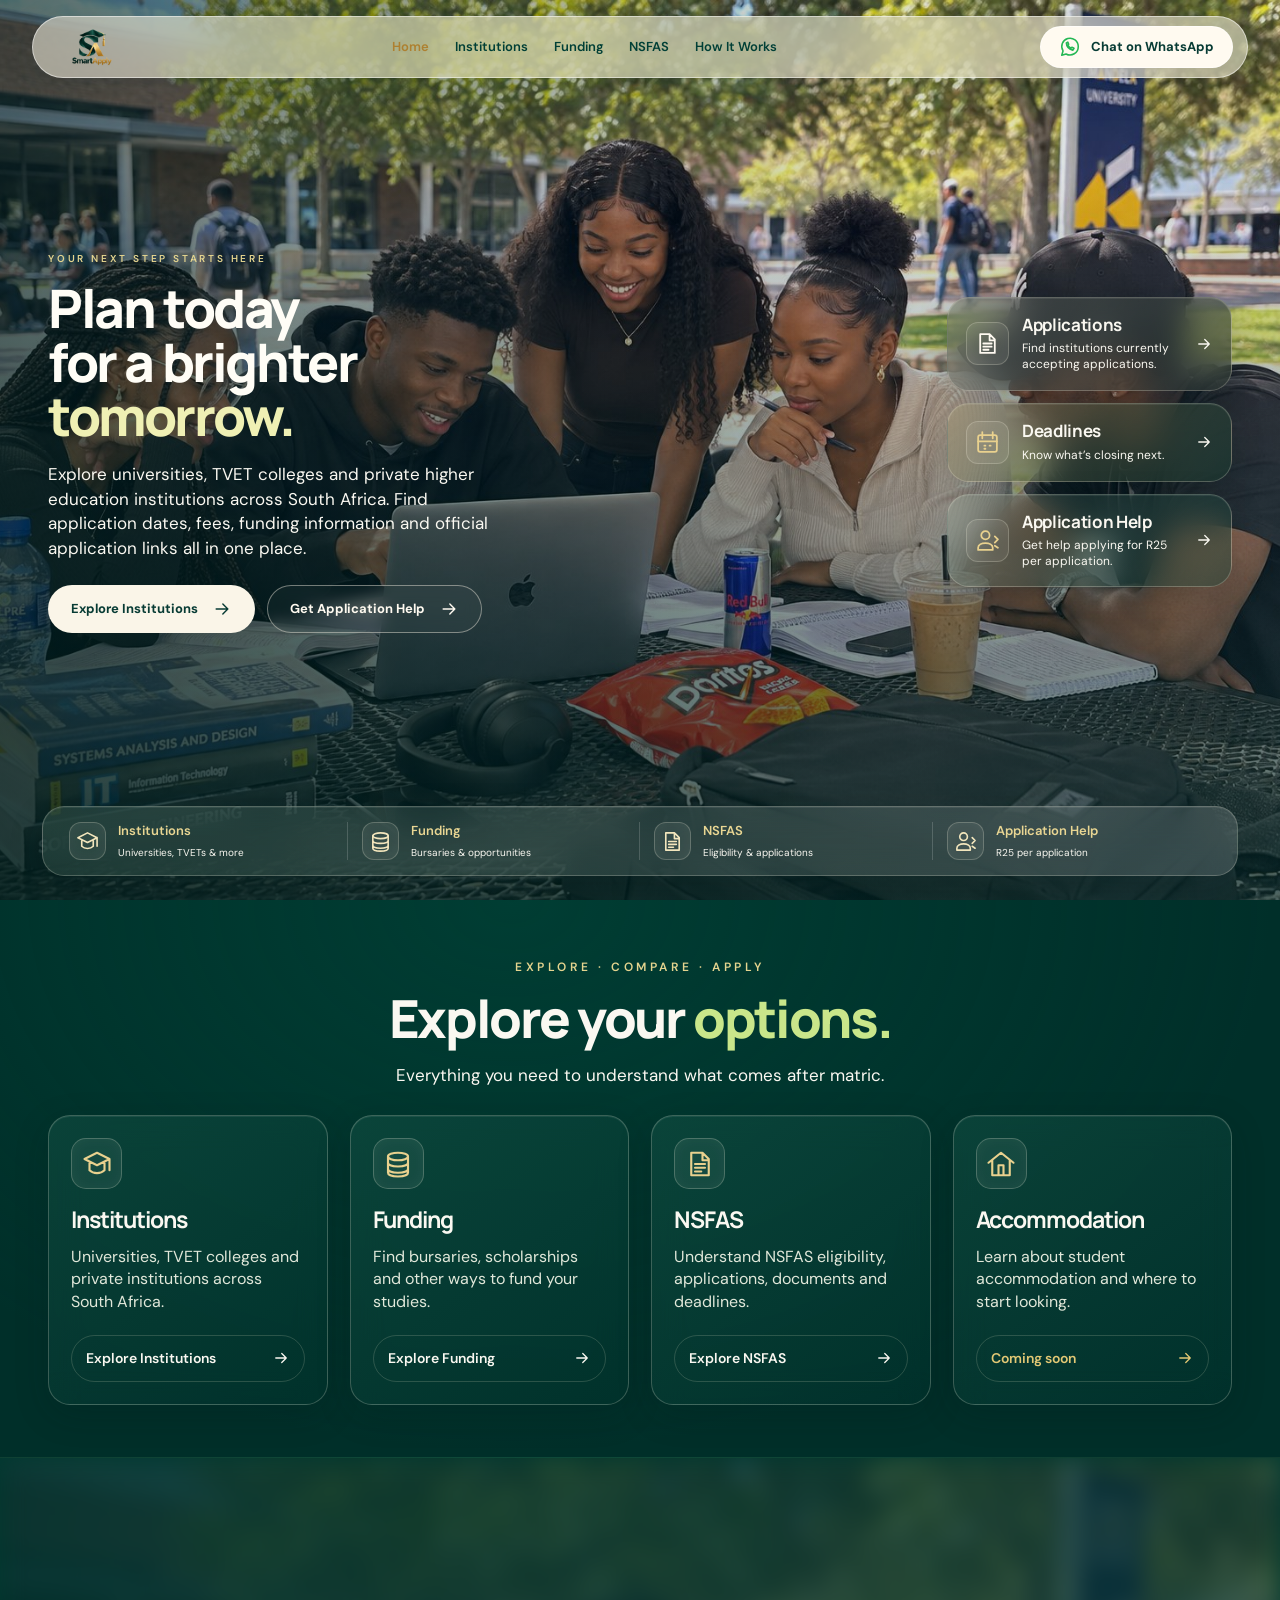
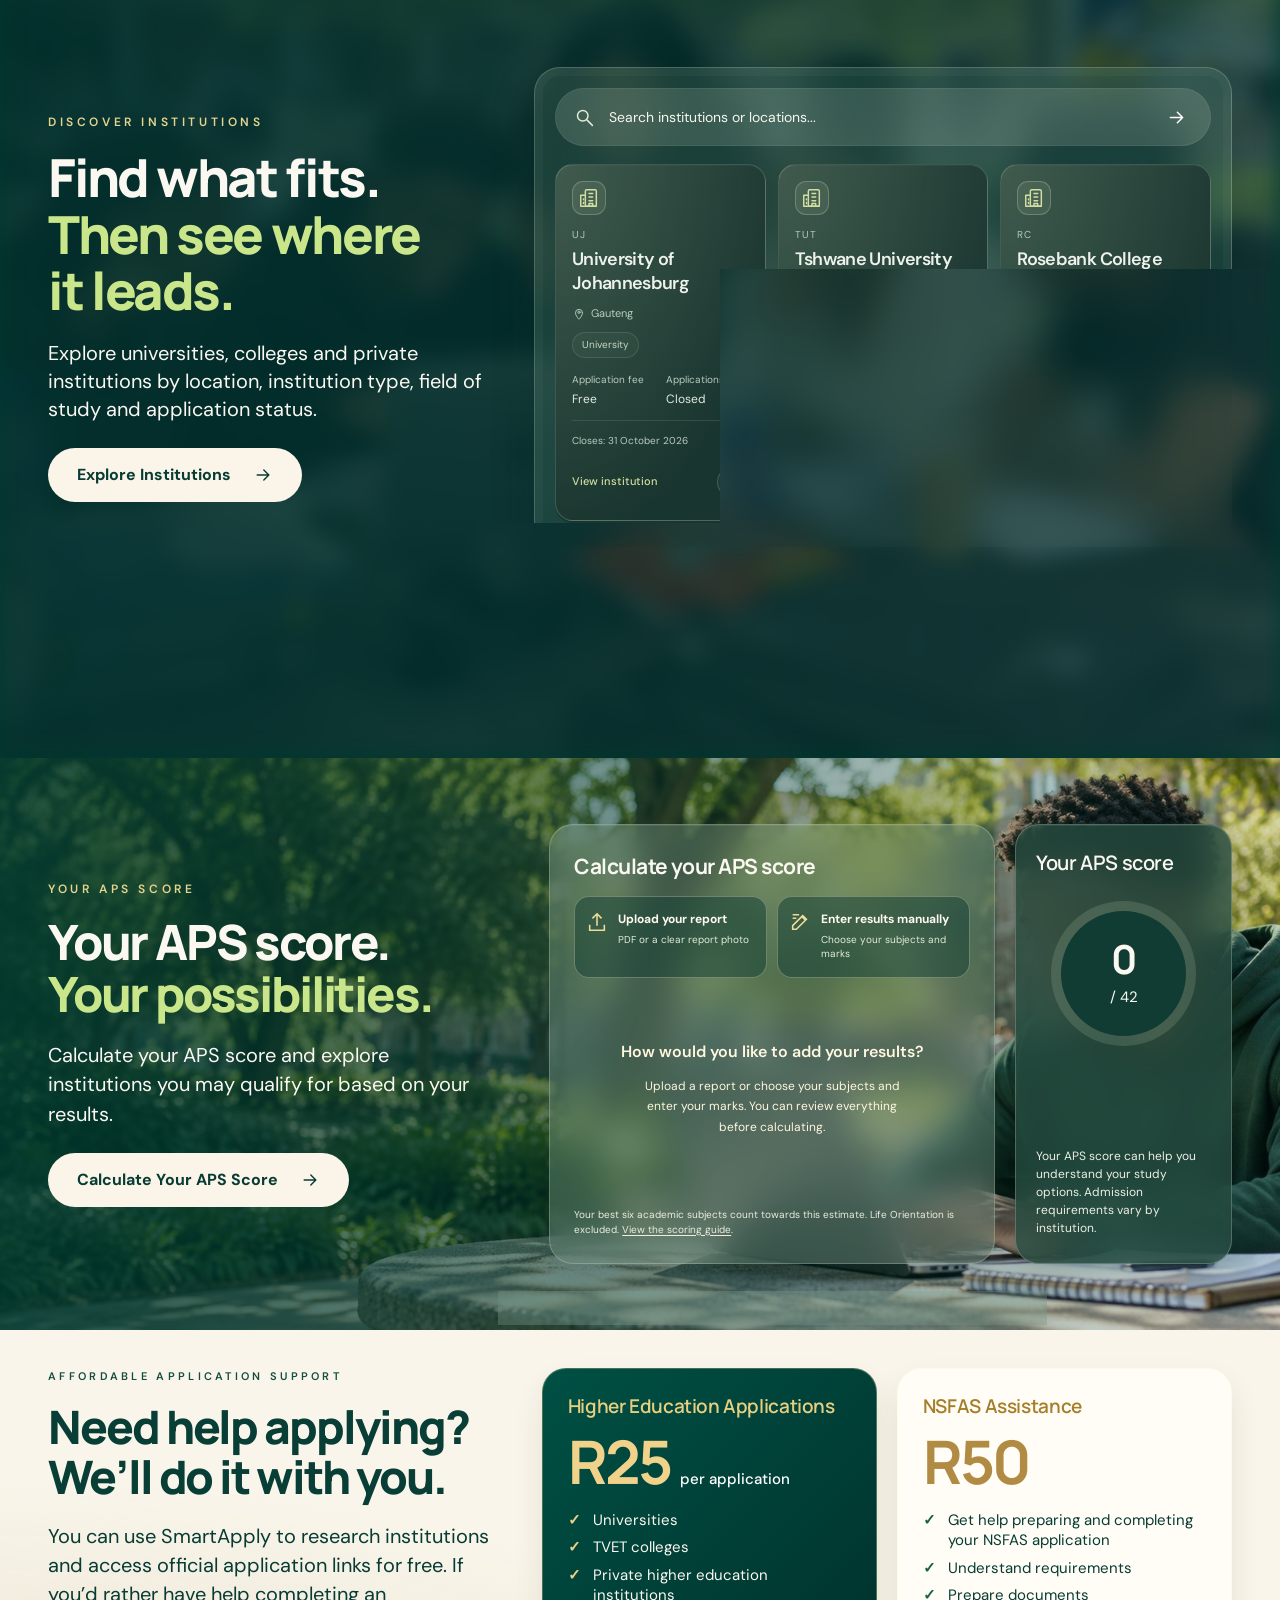
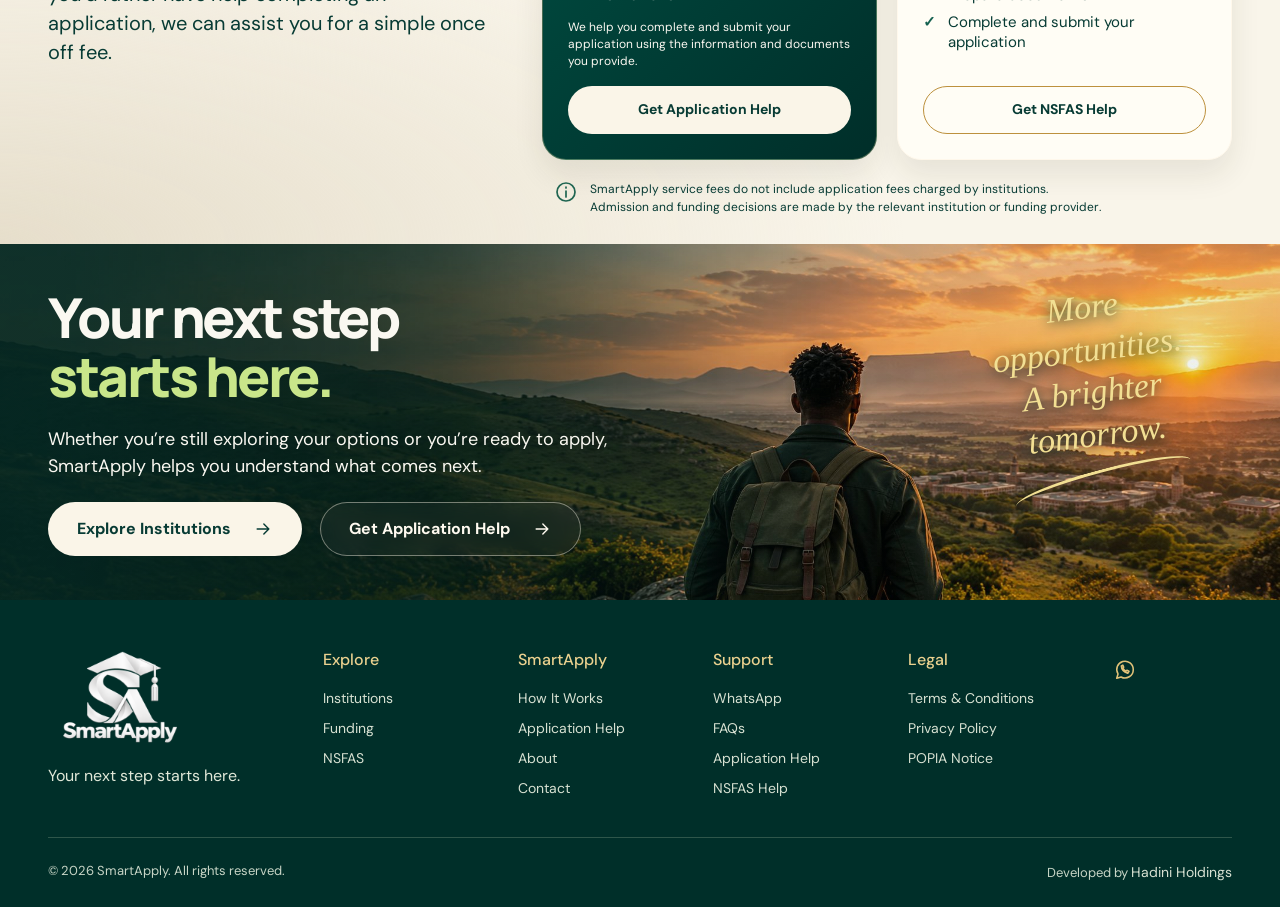
<file: index.html>
<!DOCTYPE html>
<html lang="en-ZA"><head><meta charset="UTF-8"><meta name="viewport" content="width=device-width,initial-scale=1"><title>SmartApply SA | Institutions, APS, Funding &amp; Application Help</title><meta name="description" content="Explore South African universities, TVET colleges and private institutions. Find application deadlines, calculate your APS, explore NSFAS and funding, and get application help."><meta name="theme-color" content="#003f36"><link rel="icon" href="images/Favicon.png" type="image/png"><link rel="canonical" href="https://www.smartapply.co.za/"><link rel="preconnect" href="https://fonts.googleapis.com"><link rel="preconnect" href="https://fonts.gstatic.com" crossorigin><link rel="preload" href="images/campus-hero.jpg" as="image" fetchpriority="high"><link rel="stylesheet" href="design-system.css"><link rel="stylesheet" href="homepage.css"><link rel="stylesheet" href="site-shell.css"><link rel="stylesheet" href="institution-cards.css"><link rel="stylesheet" href="homepage-preview.css"></head>
<body class="landing-page"><a class="skip-link" href="#main-content">Skip to content</a><header class="site-header"><nav class="wrap" aria-label="Main navigation"><a href="index.html" class="logo" aria-label="SmartApply home"><img src="images/Logo.png" width="216" height="72" alt="SmartApply SA"></a><div class="nav-links"><a href="index.html" class="active" aria-current="page">Home</a><a href="institutions.html">Institutions</a><a href="funding.html">Funding</a><a href="nsfas.html">NSFAS</a><a href="howitworks.html">How It Works</a></div><div class="nav-actions"><a class="btn" href="https://wa.me/27608235783?text=Hey%20SmartApply!%20I%20could%20use%20a%20hand%20with%20my%20application.%20Can%20you%20help%20me%20get%20started%3F" target="_blank" rel="noopener"><span class="wa-icon"><svg viewBox="0 0 24 24" fill="none" stroke="currentColor" stroke-width="1.7" stroke-linecap="round" stroke-linejoin="round" aria-hidden="true"><path d="M21 11.6a9 9 0 0 1-13.3 8L3 21l1.4-4.7A9 9 0 1 1 21 11.6Z"/><path d="M8 7.5c.2 4 3 6.8 7 8l1.4-2.1-2.4-1.2-1 1c-1.5-.7-2.7-1.9-3.3-3.4l.9-.8-1-2.3Z"/></svg></span>Chat on WhatsApp</a><button class="menu" type="button" aria-label="Open menu" aria-expanded="false"><svg viewBox="0 0 24 24" fill="none" stroke="currentColor" stroke-width="2" aria-hidden="true"><path d="M4 6h16M4 12h16M4 18h16"/></svg></button></div></nav></header>
<main id="main-content">
<section class="sa-hero" aria-labelledby="hero-heading"><div class="sa-container sa-hero-main"><div class="sa-hero-copy"><span class="sa-eyebrow">Your next step starts here</span><h1 id="hero-heading">Plan today<br>for a brighter<br><span class="accent">tomorrow.</span></h1><p class="sa-copy">Explore universities, TVET colleges and private higher education institutions across South Africa. Find application dates, fees, funding information and official application links all in one place.</p><div class="sa-actions"><a class="sa-button" href="institutions.html">Explore Institutions<svg viewBox="0 0 24 24" fill="none" stroke="currentColor" stroke-width="1.7" stroke-linecap="round" stroke-linejoin="round" aria-hidden="true"><path d="M5 12h14m-6-6 6 6-6 6"/></svg></a><a class="sa-button sa-button-outline" href="#assistance">Get Application Help<svg viewBox="0 0 24 24" fill="none" stroke="currentColor" stroke-width="1.7" stroke-linecap="round" stroke-linejoin="round" aria-hidden="true"><path d="M5 12h14m-6-6 6 6-6 6"/></svg></a></div></div><div class="sa-shortcuts"><a class="sa-shortcut sa-glass" href="institutions.html?status=open"><span class="sa-line-icon"><svg viewBox="0 0 24 24" fill="none" stroke="currentColor" stroke-width="1.7" stroke-linecap="round" stroke-linejoin="round" aria-hidden="true"><path d="M14 3H5v18h14V8l-5-5Zm0 0v6h5M8 12h8m-8 3h8m-8 3h5"/></svg></span><div><h2>Applications</h2><p>Find institutions currently accepting applications.</p></div><svg viewBox="0 0 24 24" fill="none" stroke="currentColor" stroke-width="1.7" stroke-linecap="round" stroke-linejoin="round" aria-hidden="true"><path d="M5 12h14m-6-6 6 6-6 6"/></svg></a><a class="sa-shortcut sa-glass" href="institutions.html?sort=closing"><span class="sa-line-icon"><svg viewBox="0 0 24 24" fill="none" stroke="currentColor" stroke-width="1.7" stroke-linecap="round" stroke-linejoin="round" aria-hidden="true"><rect x="3" y="5" width="18" height="16" rx="2"/><path d="M7 2v6m10-6v6M3 11h18m-12 4h1m4 0h1m-6 3h1"/></svg></span><div><h2>Deadlines</h2><p>Know what’s closing next.</p></div><svg viewBox="0 0 24 24" fill="none" stroke="currentColor" stroke-width="1.7" stroke-linecap="round" stroke-linejoin="round" aria-hidden="true"><path d="M5 12h14m-6-6 6 6-6 6"/></svg></a><a class="sa-shortcut sa-glass" href="#assistance"><span class="sa-line-icon"><svg viewBox="0 0 24 24" fill="none" stroke="currentColor" stroke-width="1.7" stroke-linecap="round" stroke-linejoin="round" aria-hidden="true"><circle cx="10" cy="7" r="4"/><path d="M3 21v-2c0-6 14-6 14 0v2H3Zm16-13 3 3-3 3m0 3 3 2"/></svg></span><div><h2>Application Help</h2><p>Get help applying for R25 per application.</p></div><svg viewBox="0 0 24 24" fill="none" stroke="currentColor" stroke-width="1.7" stroke-linecap="round" stroke-linejoin="round" aria-hidden="true"><path d="M5 12h14m-6-6 6 6-6 6"/></svg></a></div></div><nav class="sa-quicknav sa-glass" aria-label="Explore SmartApply"><a href="institutions.html"><span class="sa-line-icon"><svg viewBox="0 0 24 24" fill="none" stroke="currentColor" stroke-width="1.7" stroke-linecap="round" stroke-linejoin="round" aria-hidden="true"><path d="m2 8 10-5 10 5-10 5L2 8Zm4 3v6c3 3 9 3 12 0v-6M22 8v9"/></svg></span><span><strong>Institutions</strong><small>Universities, TVETs & more</small></span></a><a href="funding.html"><span class="sa-line-icon"><svg viewBox="0 0 24 24" fill="none" stroke="currentColor" stroke-width="1.7" stroke-linecap="round" stroke-linejoin="round" aria-hidden="true"><ellipse cx="12" cy="6" rx="8" ry="3"/><path d="M4 6v5c0 4 16 4 16 0V6M4 11v5c0 4 16 4 16 0v-5M4 16v3c0 4 16 4 16 0v-3"/></svg></span><span><strong>Funding</strong><small>Bursaries & opportunities</small></span></a><a href="nsfas.html"><span class="sa-line-icon"><svg viewBox="0 0 24 24" fill="none" stroke="currentColor" stroke-width="1.7" stroke-linecap="round" stroke-linejoin="round" aria-hidden="true"><path d="M14 3H5v18h14V8l-5-5Zm0 0v6h5M8 12h8m-8 3h8m-8 3h5"/></svg></span><span><strong>NSFAS</strong><small>Eligibility & applications</small></span></a><a href="#assistance"><span class="sa-line-icon"><svg viewBox="0 0 24 24" fill="none" stroke="currentColor" stroke-width="1.7" stroke-linecap="round" stroke-linejoin="round" aria-hidden="true"><circle cx="10" cy="7" r="4"/><path d="M3 21v-2c0-6 14-6 14 0v2H3Zm16-13 3 3-3 3m0 3 3 2"/></svg></span><span><strong>Application Help</strong><small>R25 per application</small></span></a></nav></section>
<section class="sa-options" id="explore" aria-labelledby="explore-heading"><div class="sa-container"><div class="sa-section-heading"><span class="sa-eyebrow">Explore · Compare · Apply</span><h2 id="explore-heading">Explore your <span class="accent">options.</span></h2><p>Everything you need to understand what comes after matric.</p></div><div class="sa-option-grid"><article class="sa-option sa-glass"><span class="sa-line-icon"><svg viewBox="0 0 24 24" fill="none" stroke="currentColor" stroke-width="1.7" stroke-linecap="round" stroke-linejoin="round" aria-hidden="true"><path d="m2 8 10-5 10 5-10 5L2 8Zm4 3v6c3 3 9 3 12 0v-6M22 8v9"/></svg></span><h3>Institutions</h3><p>Universities, TVET colleges and private institutions across South Africa.</p><a class="sa-card-link" href="institutions.html">Explore Institutions<svg viewBox="0 0 24 24" fill="none" stroke="currentColor" stroke-width="1.7" stroke-linecap="round" stroke-linejoin="round" aria-hidden="true"><path d="M5 12h14m-6-6 6 6-6 6"/></svg></a></article><article class="sa-option sa-glass"><span class="sa-line-icon"><svg viewBox="0 0 24 24" fill="none" stroke="currentColor" stroke-width="1.7" stroke-linecap="round" stroke-linejoin="round" aria-hidden="true"><ellipse cx="12" cy="6" rx="8" ry="3"/><path d="M4 6v5c0 4 16 4 16 0V6M4 11v5c0 4 16 4 16 0v-5M4 16v3c0 4 16 4 16 0v-3"/></svg></span><h3>Funding</h3><p>Find bursaries, scholarships and other ways to fund your studies.</p><a class="sa-card-link" href="funding.html">Explore Funding<svg viewBox="0 0 24 24" fill="none" stroke="currentColor" stroke-width="1.7" stroke-linecap="round" stroke-linejoin="round" aria-hidden="true"><path d="M5 12h14m-6-6 6 6-6 6"/></svg></a></article><article class="sa-option sa-glass"><span class="sa-line-icon"><svg viewBox="0 0 24 24" fill="none" stroke="currentColor" stroke-width="1.7" stroke-linecap="round" stroke-linejoin="round" aria-hidden="true"><path d="M14 3H5v18h14V8l-5-5Zm0 0v6h5M8 12h8m-8 3h8m-8 3h5"/></svg></span><h3>NSFAS</h3><p>Understand NSFAS eligibility, applications, documents and deadlines.</p><a class="sa-card-link" href="nsfas.html">Explore NSFAS<svg viewBox="0 0 24 24" fill="none" stroke="currentColor" stroke-width="1.7" stroke-linecap="round" stroke-linejoin="round" aria-hidden="true"><path d="M5 12h14m-6-6 6 6-6 6"/></svg></a></article><article class="sa-option sa-glass"><span class="sa-line-icon"><svg viewBox="0 0 24 24" fill="none" stroke="currentColor" stroke-width="1.7" stroke-linecap="round" stroke-linejoin="round" aria-hidden="true"><path d="m2 11 10-8 10 8M5 9v12h14V9M10 21v-8h4v8"/></svg></span><h3>Accommodation</h3><p>Learn about student accommodation and where to start looking.</p><span class="sa-card-link sa-coming-soon">Coming soon<svg viewBox="0 0 24 24" fill="none" stroke="currentColor" stroke-width="1.7" stroke-linecap="round" stroke-linejoin="round" aria-hidden="true"><path d="M5 12h14m-6-6 6 6-6 6"/></svg></span></article></div></div></section>
<section class="sa-discover" id="discover" aria-labelledby="discover-heading"><div class="sa-container"><div><span class="sa-eyebrow">Discover institutions</span><h2 id="discover-heading">Find what fits.<br><span class="accent">Then see where<br>it leads.</span></h2><p class="sa-copy">Explore universities, colleges and private institutions by location, institution type, field of study and application status.</p><a class="sa-button" href="institutions.html">Explore Institutions<svg viewBox="0 0 24 24" fill="none" stroke="currentColor" stroke-width="1.7" stroke-linecap="round" stroke-linejoin="round" aria-hidden="true"><path d="M5 12h14m-6-6 6 6-6 6"/></svg></a></div><div class="sa-directory-preview sa-glass"><form class="sa-search" action="institutions.html" role="search"><svg viewBox="0 0 24 24" fill="none" stroke="currentColor" stroke-width="1.7" stroke-linecap="round" stroke-linejoin="round" aria-hidden="true"><circle cx="10" cy="10" r="6"/><path d="m15 15 6 6"/></svg><label class="sr-only" for="institution-search">Search institutions, fields or locations</label><input type="search" id="institution-search" name="q" placeholder="Search institutions or locations..." autocomplete="off"><button type="submit" aria-label="Search full institution directory"><svg viewBox="0 0 24 24" fill="none" stroke="currentColor" stroke-width="1.7" stroke-linecap="round" stroke-linejoin="round" aria-hidden="true"><path d="M5 12h14m-6-6 6 6-6 6"/></svg></button></form><div class="sa-featured-institutions" id="homepage-institutions"></div><p id="search-result-count" class="sr-only" role="status" aria-live="polite"></p><p class="sa-data-note"> </p><noscript><p>Explore our <a href="institutions.html">institution directory</a> for application information.</p></noscript></div></div></section>
<section class="sa-aps" id="aps" aria-labelledby="aps-heading"><div class="sa-container"><div><span class="sa-eyebrow">Your APS score</span><h2 id="aps-heading">Your APS score.<br><span class="accent">Your possibilities.</span></h2><p class="sa-copy">Calculate your APS score and explore institutions you may qualify for based on your results.</p><a class="sa-button" href="#aps-form">Calculate Your APS Score<svg viewBox="0 0 24 24" fill="none" stroke="currentColor" stroke-width="1.7" stroke-linecap="round" stroke-linejoin="round" aria-hidden="true"><path d="M5 12h14m-6-6 6 6-6 6"/></svg></a></div><div class="sa-aps-interface"><form class="sa-aps-form sa-glass" id="aps-form" novalidate aria-describedby="aps-method aps-error">
<h3>Calculate your APS score</h3>
<div class="aps-entry-options" aria-label="Choose how to enter your results">
<button type="button" class="aps-mode-button" data-aps-mode="upload" aria-pressed="false" aria-controls="aps-upload-panel"><svg viewBox="0 0 24 24" fill="none" stroke="currentColor" stroke-width="1.7" aria-hidden="true"><path d="M12 16V3m-5 5 5-5 5 5M4 15v6h16v-6"/></svg><span>Upload your report<small>PDF or a clear report photo</small></span></button>
<button type="button" class="aps-mode-button" data-aps-mode="manual" aria-pressed="false" aria-controls="aps-manual-panel"><svg viewBox="0 0 24 24" fill="none" stroke="currentColor" stroke-width="1.7" aria-hidden="true"><path d="m4 16 11-11 4 4L8 20H4v-4Zm10-10 4 4M4 4h7M4 8h4"/></svg><span>Enter results manually<small>Choose your subjects and marks</small></span></button>
</div>
<div id="aps-entry-intro" class="aps-entry-intro"><p>How would you like to add your results?</p><span>Upload a report or choose your subjects and enter your marks. You can review everything before calculating.</span></div><div id="aps-upload-panel" class="aps-upload-panel" hidden><label for="aps-report-file" class="aps-file-label">Choose your school report<input id="aps-report-file" type="file" accept=".pdf,.png,.jpg,.jpeg,.webp,.txt,.csv" aria-describedby="aps-upload-status"></label><p class="aps-upload-hint"> </p><p id="aps-upload-status" role="status" aria-live="polite"></p></div>
<div id="aps-manual-panel" class="aps-manual-panel" hidden><p id="aps-review-note" class="aps-review-note">Choose your subjects and enter a percentage for each.</p><div class="aps-row-headings" aria-hidden="true"><span>Subject</span><span>Mark %</span><span></span></div><div class="aps-subject-rows" id="aps-subject-rows"></div><div class="aps-manual-actions"><button class="aps-add-subject" type="button" id="aps-add-subject">+ Add subject</button><button class="sa-button sa-aps-submit" type="submit">Calculate APS <span aria-hidden="true">→</span></button></div></div>
<p class="sa-aps-error" id="aps-error" role="alert"></p><p id="aps-method" class="sa-aps-method">Your best six academic subjects count towards this estimate. Life Orientation is excluded. <a href="https://www.up.ac.za/faculty-of-humanities/important-information-prospective-students" target="_blank" rel="noopener">View the scoring guide</a>.</p>
</form><div class="sa-aps-result sa-glass"><h3>Your APS score</h3><div class="sa-score-ring"><div class="sa-score-inner"><output id="aps-score" form="aps-form" aria-label="Estimated APS score" aria-live="polite">0</output><span>/ 42</span></div></div><p id="aps-result-note">Your APS score can help you understand your study options. Admission requirements vary by institution.</p></div></div></div></section>
<section class="sa-assistance" id="assistance" aria-labelledby="assistance-heading"><div class="sa-container"><div><span class="sa-eyebrow">Affordable application support</span><h2 id="assistance-heading">Need help applying?<br>We’ll do it with you.</h2><p class="sa-copy">You can use SmartApply to research institutions and access official application links for free. If you’d rather have help completing an application, we can assist you for a simple once off fee.</p></div><div class="sa-price-grid"><article class="sa-price sa-price-dark"><h3>Higher Education Applications</h3><div class="sa-price-number">R25 <small>per application</small></div><ul><li>Universities</li><li>TVET colleges</li><li>Private higher education institutions</li></ul><p>We help you complete and submit your application using the information and documents you provide.</p><a class="sa-button" href="https://wa.me/27608235783?text=Hey%20SmartApply!%20I%27d%20like%20some%20help%20applying%20to%20a%20university%20or%20college.%20Where%20do%20we%20start%3F">Get Application Help</a></article><article class="sa-price"><h3>NSFAS Assistance</h3><div class="sa-price-number">R50</div><ul><li>Get help preparing and completing your NSFAS application</li><li>Understand requirements</li><li>Prepare documents</li><li>Complete and submit your application</li></ul><a class="sa-button" href="https://wa.me/27608235783?text=Hey%20SmartApply!%20I%27d%20like%20some%20help%20with%20my%20NSFAS%20application.%20What%20do%20I%20need%20to%20get%20started%3F">Get NSFAS Help</a></article></div><p class="sa-fee-note"><svg viewBox="0 0 24 24" fill="none" stroke="currentColor" stroke-width="1.7" stroke-linecap="round" stroke-linejoin="round" aria-hidden="true"><circle cx="12" cy="12" r="9"/><path d="M12 11v6m0-10v1"/></svg><span>SmartApply service fees do not include application fees charged by institutions.<br>Admission and funding decisions are made by the relevant institution or funding provider.</span></p></div></section>
<section class="sa-final" aria-labelledby="final-heading"><div class="sa-container"><h2 id="final-heading">Your next step<br><span class="accent">starts here.</span></h2><p class="sa-copy">Whether you’re still exploring your options or you’re ready to apply, SmartApply helps you understand what comes next.</p><div class="sa-actions"><a class="sa-button" href="institutions.html">Explore Institutions<svg viewBox="0 0 24 24" fill="none" stroke="currentColor" stroke-width="1.7" stroke-linecap="round" stroke-linejoin="round" aria-hidden="true"><path d="M5 12h14m-6-6 6 6-6 6"/></svg></a><a class="sa-button sa-button-outline" href="#assistance">Get Application Help<svg viewBox="0 0 24 24" fill="none" stroke="currentColor" stroke-width="1.7" stroke-linecap="round" stroke-linejoin="round" aria-hidden="true"><path d="M5 12h14m-6-6 6 6-6 6"/></svg></a></div></div><p class="sa-final-words" aria-hidden="true">More opportunities.<br>A brighter<br>tomorrow.</p></section>
</main><footer class="site-footer"><div class="sa-container"><div class="sa-footer-main"><div class="sa-footer-brand"><a class="logo" href="index.html"><img src="images/Glossy SmartApply Graduation Emblem.png" width="1536" height="1024" alt="SmartApply SA"></a><p>Your next step starts here.</p></div><div><h3>Explore</h3><ul><li><a href="institutions.html">Institutions</a></li><li><a href="funding.html">Funding</a></li><li><a href="nsfas.html">NSFAS</a></li></ul></div><div><h3>SmartApply</h3><ul><li><a href="howitworks.html">How It Works</a></li><li><a href="index.html#assistance">Application Help</a></li><li><a href="howitworks.html">About</a></li><li><a href="https://wa.me/27608235783?text=Hey%20SmartApply!%20I%27d%20like%20some%20help%20applying%20to%20a%20university%20or%20college.%20Where%20do%20we%20start%3F">Contact</a></li></ul></div><div><h3>Support</h3><ul><li><a href="https://wa.me/27608235783?text=Hey%20SmartApply!%20I%20could%20use%20a%20hand%20with%20my%20application.%20Can%20you%20help%20me%20get%20started%3F">WhatsApp</a></li><li><a href="faq.html">FAQs</a></li><li><a href="https://wa.me/27608235783?text=Hey%20SmartApply!%20I%27d%20like%20some%20help%20applying%20to%20a%20university%20or%20college.%20Where%20do%20we%20start%3F">Application Help</a></li><li><a href="https://wa.me/27608235783?text=Hey%20SmartApply!%20I%27d%20like%20some%20help%20with%20my%20NSFAS%20application.%20What%20do%20I%20need%20to%20get%20started%3F">NSFAS Help</a></li></ul></div><div><h3>Legal</h3><ul><li><a href="terms-conditions.html">Terms &amp; Conditions</a></li><li><a href="privacy-policy.html">Privacy Policy</a></li><li><a href="popia-notice.html">POPIA Notice</a></li></ul></div><div class="sa-social"><a href="https://wa.me/27608235783?text=Hey%20SmartApply!%20I%20could%20use%20a%20hand%20with%20my%20application.%20Can%20you%20help%20me%20get%20started%3F" aria-label="SmartApply on WhatsApp"><svg viewBox="0 0 24 24" fill="none" stroke="currentColor" stroke-width="1.7" stroke-linecap="round" stroke-linejoin="round" aria-hidden="true"><path d="M21 11.6a9 9 0 0 1-13.3 8L3 21l1.4-4.7A9 9 0 1 1 21 11.6Z"/><path d="M8 7.5c.2 4 3 6.8 7 8l1.4-2.1-2.4-1.2-1 1c-1.5-.7-2.7-1.9-3.3-3.4l.9-.8-1-2.3Z"/></svg></a></div></div><div class="sa-footer-bottom"><span>© 2026 SmartApply. All rights reserved.</span><span class="developer-credit">Developed by <a href="https://hadiniholdings.co.za" target="_blank" rel="noopener">Hadini Holdings</a></span></div></div></footer><script src="institutions-data.js" defer></script><script src="aps-calculator.js" defer></script><script src="site-ui.js" defer></script><script src="report-reader.js" defer></script><script src="institution-cards.js" defer></script><script src="homepage.js" defer></script><script src="chatbot.js" defer></script></body></html>
</file>
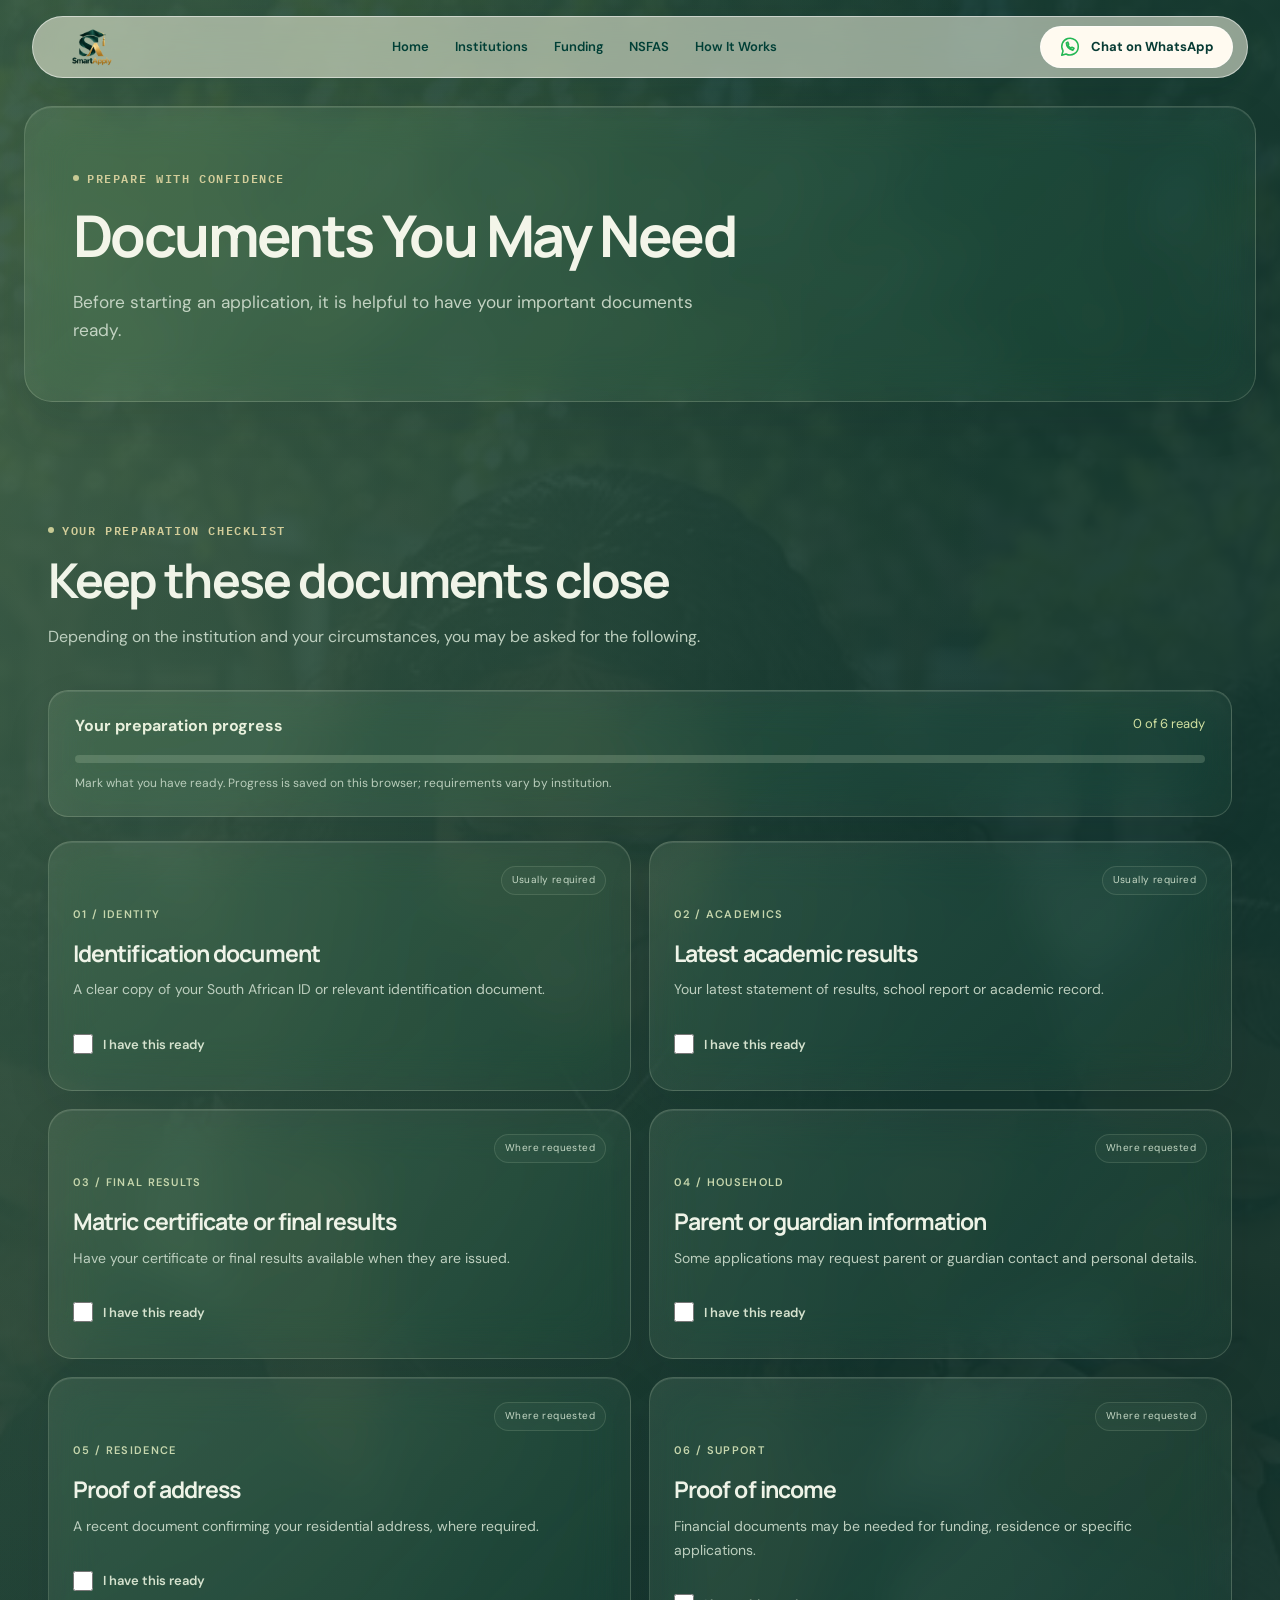
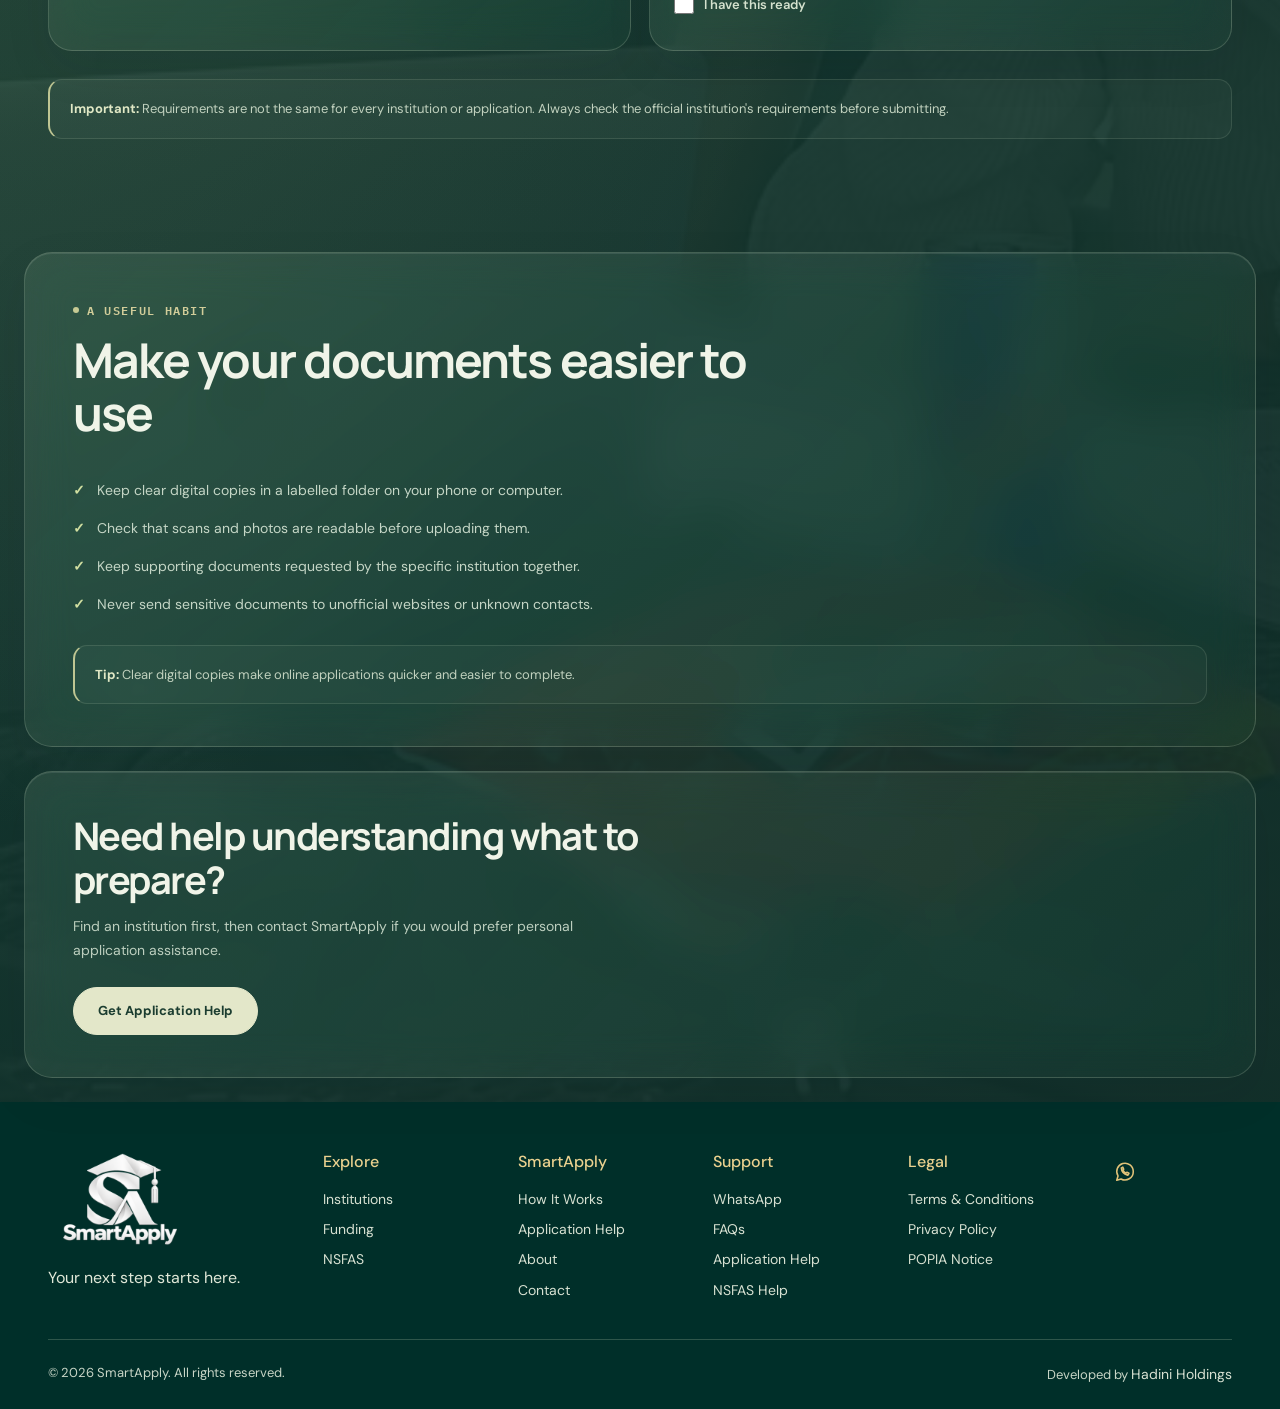
<file: documents.html>
<!DOCTYPE html>
<html lang="en">
<head>
<meta charset="UTF-8"><meta name="viewport" content="width=device-width, initial-scale=1.0">
<title>Documents You May Need | SmartApply</title>
<link rel="icon" href="images/Favicon.png" type="image/x-icon"><link rel="preconnect" href="https://fonts.googleapis.com"><link rel="preconnect" href="https://fonts.gstatic.com" crossorigin><link href="https://fonts.googleapis.com/css2?family=Space+Grotesk:wght@400;500;600;700&family=Inter:wght@400;500;600;700;800&family=IBM+Plex+Mono:wght@400;500;600&display=swap" rel="stylesheet"><link rel="stylesheet" href="info-pages.css"><style>.nav-links a.active{position:relative}.nav-links a.active::after{content:"";position:absolute;left:0;right:0;bottom:-2px;height:2px;background:#C9A24B}</style>
<link rel="stylesheet" href="design-system.css">
<link rel="stylesheet" href="site-shell.css"><link rel="stylesheet" href="secondary-pages.css"></head>
<body class="page-documents document-guide glass-page">
<a class="skip-link" href="#main-content">Skip to content</a>
<header class="site-header"><nav class="wrap" aria-label="Main navigation"><a href="index.html" class="logo" aria-label="SmartApply home"><img src="images/Logo.png" width="216" height="72" alt="SmartApply SA"></a><div class="nav-links"><a href="index.html">Home</a><a href="institutions.html">Institutions</a><a href="funding.html">Funding</a><a href="nsfas.html">NSFAS</a><a href="howitworks.html">How It Works</a></div><div class="nav-actions"><a class="btn" href="https://wa.me/27608235783?text=Hey%20SmartApply!%20I%20could%20use%20a%20hand%20with%20my%20application.%20Can%20you%20help%20me%20get%20started%3F" target="_blank" rel="noopener"><span class="wa-icon"><svg viewBox="0 0 24 24" fill="none" stroke="currentColor" stroke-width="1.7" stroke-linecap="round" stroke-linejoin="round" aria-hidden="true"><path d="M21 11.6a9 9 0 0 1-13.3 8L3 21l1.4-4.7A9 9 0 1 1 21 11.6Z"/><path d="M8 7.5c.2 4 3 6.8 7 8l1.4-2.1-2.4-1.2-1 1c-1.5-.7-2.7-1.9-3.3-3.4l.9-.8-1-2.3Z"/></svg></span>Chat on WhatsApp</a><button class="menu" type="button" aria-label="Open menu" aria-expanded="false"><svg viewBox="0 0 24 24" fill="none" stroke="currentColor" stroke-width="2" aria-hidden="true"><path d="M4 6h16M4 12h16M4 18h16"/></svg></button></div></nav></header>
<section class="page-hero"><div class="wrap"><span class="eyebrow">Prepare with confidence</span><h1>Documents You May Need</h1><p>Before starting an application, it is helpful to have your important documents ready.</p></div></section>
<main id="main-content"><section class="section"><div class="wrap"><div class="section-head"><span class="eyebrow" style="color:var(--emerald)">Your preparation checklist</span><h2>Keep these documents close</h2><p>Depending on the institution and your circumstances, you may be asked for the following.</p></div><div class="document-progress"><div class="document-progress-top"><strong>Your preparation progress</strong><span id="document-count" role="status" aria-live="polite">0 of 6 ready</span></div><progress id="document-progress" value="0" max="6" aria-label="Documents marked ready"></progress><small>Mark what you have ready. Progress is saved on this browser; requirements vary by institution.</small></div><div class="content-grid"><div class="info-card"><span class="document-tag">Usually required</span><div class="number">01 / IDENTITY</div><h3>Identification document</h3><p>A clear copy of your South African ID or relevant identification document.</p><label class="document-ready"><input type="checkbox" data-document="1"> I have this ready</label></div><div class="info-card"><span class="document-tag">Usually required</span><div class="number">02 / ACADEMICS</div><h3>Latest academic results</h3><p>Your latest statement of results, school report or academic record.</p><label class="document-ready"><input type="checkbox" data-document="2"> I have this ready</label></div><div class="info-card"><span class="document-tag">Where requested</span><div class="number">03 / FINAL RESULTS</div><h3>Matric certificate or final results</h3><p>Have your certificate or final results available when they are issued.</p><label class="document-ready"><input type="checkbox" data-document="3"> I have this ready</label></div><div class="info-card"><span class="document-tag">Where requested</span><div class="number">04 / HOUSEHOLD</div><h3>Parent or guardian information</h3><p>Some applications may request parent or guardian contact and personal details.</p><label class="document-ready"><input type="checkbox" data-document="4"> I have this ready</label></div><div class="info-card"><span class="document-tag">Where requested</span><div class="number">05 / RESIDENCE</div><h3>Proof of address</h3><p>A recent document confirming your residential address, where required.</p><label class="document-ready"><input type="checkbox" data-document="5"> I have this ready</label></div><div class="info-card"><span class="document-tag">Where requested</span><div class="number">06 / SUPPORT</div><h3>Proof of income</h3><p>Financial documents may be needed for funding, residence or specific applications.</p><label class="document-ready"><input type="checkbox" data-document="6"> I have this ready</label></div></div><div class="notice"><strong>Important:</strong> Requirements are not the same for every institution or application. Always check the official institution's requirements before submitting.</div></div></section><section class="section section-alt"><div class="wrap"><div class="section-head"><span class="eyebrow" style="color:var(--emerald)">A useful habit</span><h2>Make your documents easier to use</h2></div><ul class="check-list"><li>Keep clear digital copies in a labelled folder on your phone or computer.</li><li>Check that scans and photos are readable before uploading them.</li><li>Keep supporting documents requested by the specific institution together.</li><li>Never send sensitive documents to unofficial websites or unknown contacts.</li></ul><div class="notice"><strong>Tip:</strong> Clear digital copies make online applications quicker and easier to complete.</div></div></section></main>
<section class="cta-band"><div class="wrap"><h2>Need help understanding what to prepare?</h2><p>Find an institution first, then contact SmartApply if you would prefer personal application assistance.</p><a href="howitworks.html#assistance" class="btn btn-light">Get Application Help</a></div></section>
<footer class="site-footer"><div class="sa-container"><div class="sa-footer-main"><div class="sa-footer-brand"><a class="logo" href="index.html"><img src="images/Glossy SmartApply Graduation Emblem.png" width="1536" height="1024" alt="SmartApply SA"></a><p>Your next step starts here.</p></div><div><h3>Explore</h3><ul><li><a href="institutions.html">Institutions</a></li><li><a href="funding.html">Funding</a></li><li><a href="nsfas.html">NSFAS</a></li></ul></div><div><h3>SmartApply</h3><ul><li><a href="howitworks.html">How It Works</a></li><li><a href="index.html#assistance">Application Help</a></li><li><a href="howitworks.html">About</a></li><li><a href="https://wa.me/27608235783?text=Hey%20SmartApply!%20I%27d%20like%20some%20help%20applying%20to%20a%20university%20or%20college.%20Where%20do%20we%20start%3F">Contact</a></li></ul></div><div><h3>Support</h3><ul><li><a href="https://wa.me/27608235783?text=Hey%20SmartApply!%20I%20could%20use%20a%20hand%20with%20my%20application.%20Can%20you%20help%20me%20get%20started%3F">WhatsApp</a></li><li><a href="faq.html">FAQs</a></li><li><a href="https://wa.me/27608235783?text=Hey%20SmartApply!%20I%27d%20like%20some%20help%20applying%20to%20a%20university%20or%20college.%20Where%20do%20we%20start%3F">Application Help</a></li><li><a href="https://wa.me/27608235783?text=Hey%20SmartApply!%20I%27d%20like%20some%20help%20with%20my%20NSFAS%20application.%20What%20do%20I%20need%20to%20get%20started%3F">NSFAS Help</a></li></ul></div><div><h3>Legal</h3><ul><li><a href="terms-conditions.html">Terms &amp; Conditions</a></li><li><a href="privacy-policy.html">Privacy Policy</a></li><li><a href="popia-notice.html">POPIA Notice</a></li></ul></div><div class="sa-social"><a href="https://wa.me/27608235783?text=Hey%20SmartApply!%20I%20could%20use%20a%20hand%20with%20my%20application.%20Can%20you%20help%20me%20get%20started%3F" aria-label="SmartApply on WhatsApp"><svg viewBox="0 0 24 24" fill="none" stroke="currentColor" stroke-width="1.7" stroke-linecap="round" stroke-linejoin="round" aria-hidden="true"><path d="M21 11.6a9 9 0 0 1-13.3 8L3 21l1.4-4.7A9 9 0 1 1 21 11.6Z"/><path d="M8 7.5c.2 4 3 6.8 7 8l1.4-2.1-2.4-1.2-1 1c-1.5-.7-2.7-1.9-3.3-3.4l.9-.8-1-2.3Z"/></svg></a></div></div><div class="sa-footer-bottom"><span>© 2026 SmartApply. All rights reserved.</span><span class="developer-credit">Developed by <a href="https://hadiniholdings.co.za" target="_blank" rel="noopener">Hadini Holdings</a></span></div></div></footer>
<script>const toggle=document.querySelector('.burger'),links=document.querySelector('.nav-links');toggle?.addEventListener('click',()=>{const open=links.classList.toggle('open');toggle.setAttribute('aria-expanded',String(open))});</script>

<script src="site-ui.js" defer></script>
<script src="chatbot.js" defer></script></body></html>
</file>
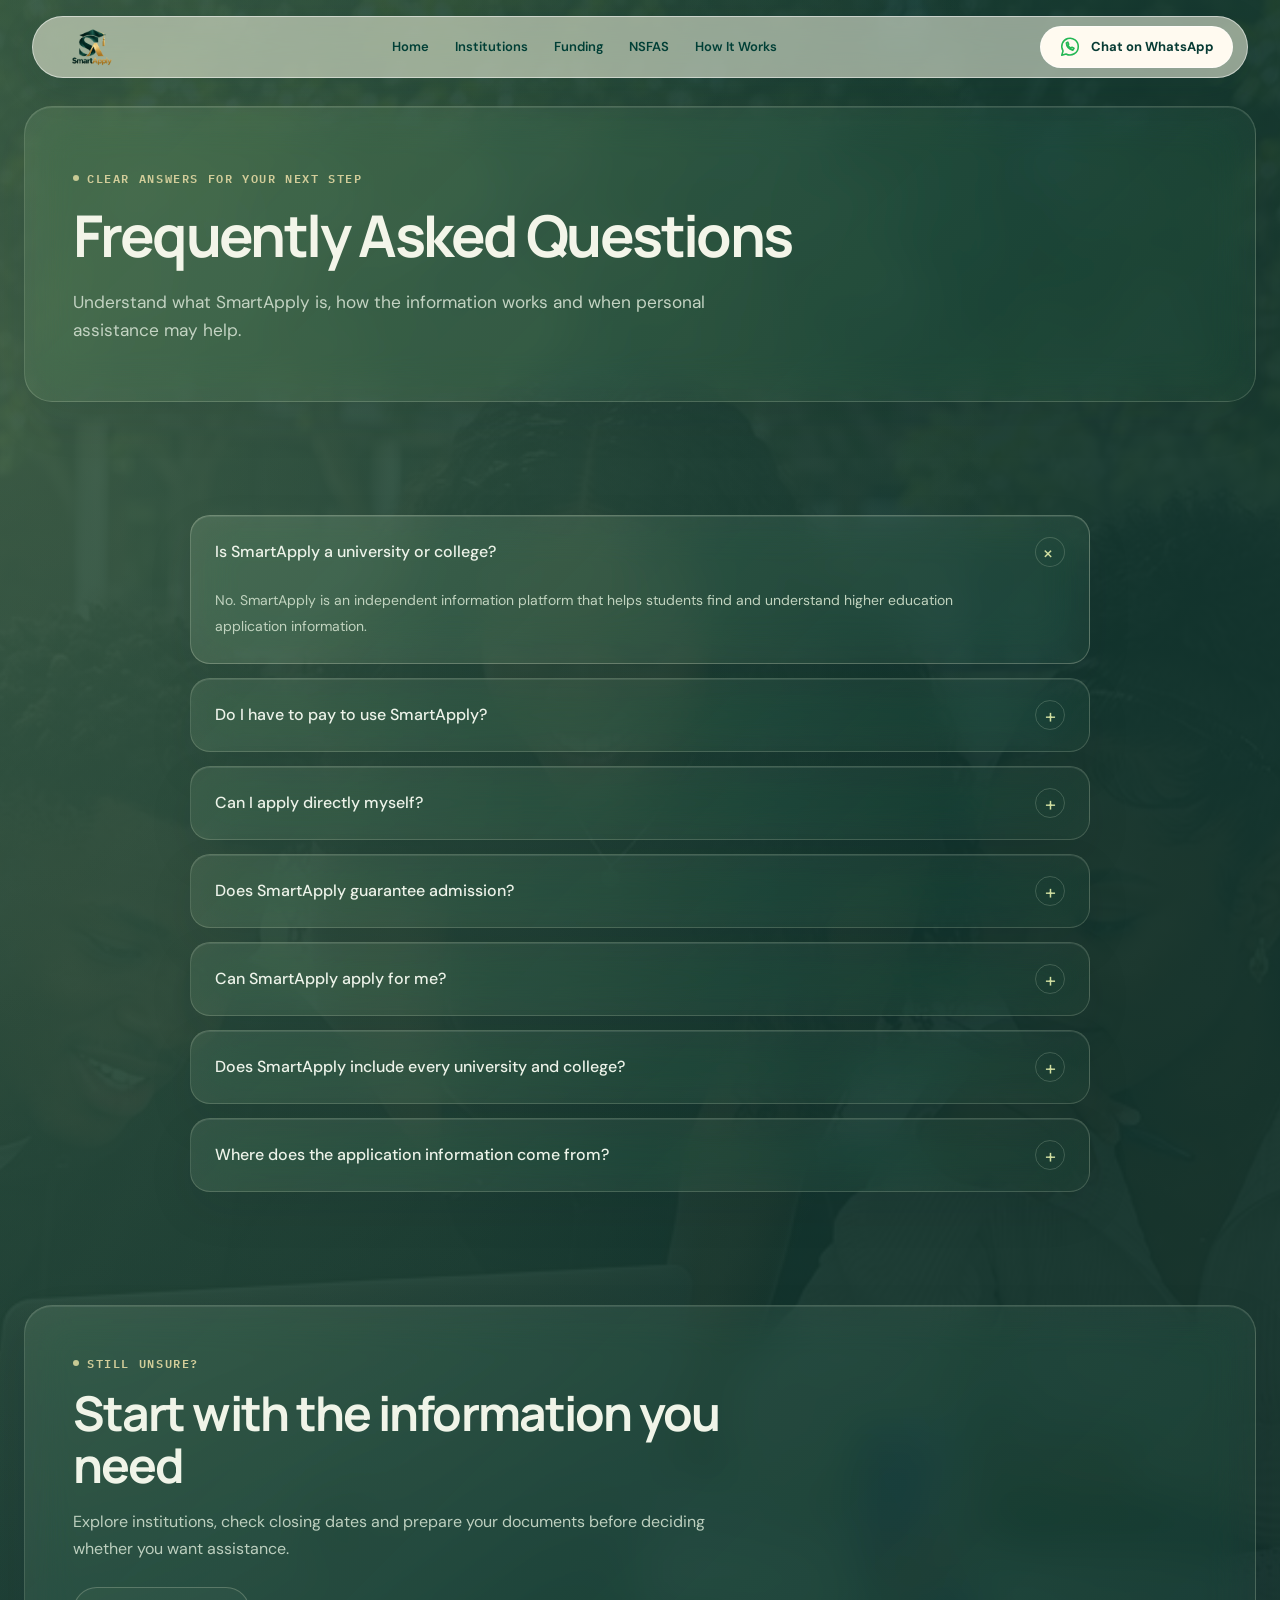
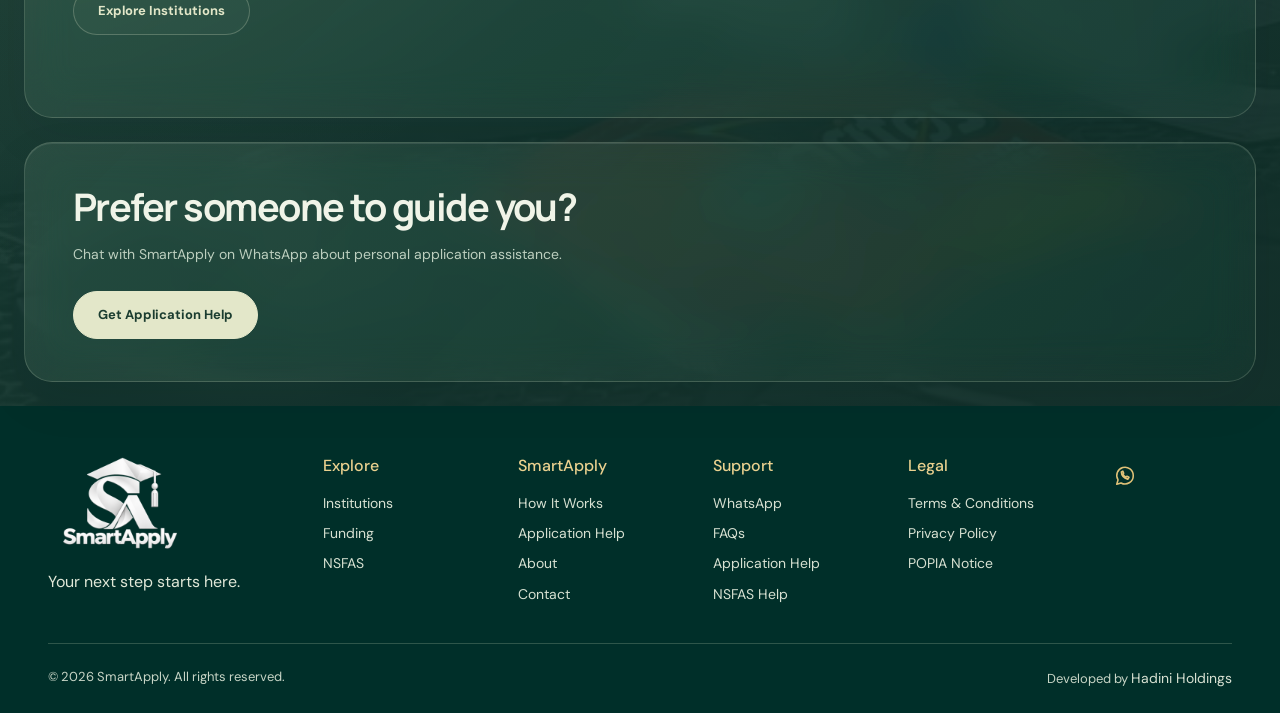
<file: faq.html>
<!DOCTYPE html>
<html lang="en">
<head>
<meta charset="UTF-8"><meta name="viewport" content="width=device-width, initial-scale=1.0"><title>Frequently Asked Questions | SmartApply</title>
<link rel="icon" href="images/Favicon.png" type="image/x-icon"><link rel="preconnect" href="https://fonts.googleapis.com"><link rel="preconnect" href="https://fonts.gstatic.com" crossorigin><link href="https://fonts.googleapis.com/css2?family=Space+Grotesk:wght@400;500;600;700&family=Inter:wght@400;500;600;700;800&family=IBM+Plex+Mono:wght@400;500;600&display=swap" rel="stylesheet"><link rel="stylesheet" href="info-pages.css">
<link rel="stylesheet" href="design-system.css">
<link rel="stylesheet" href="site-shell.css"><link rel="stylesheet" href="secondary-pages.css"></head>
<body class="page-faq glass-page">
<a class="skip-link" href="#main-content">Skip to content</a>
<header class="site-header"><nav class="wrap" aria-label="Main navigation"><a href="index.html" class="logo" aria-label="SmartApply home"><img src="images/Logo.png" width="216" height="72" alt="SmartApply SA"></a><div class="nav-links"><a href="index.html">Home</a><a href="institutions.html">Institutions</a><a href="funding.html">Funding</a><a href="nsfas.html">NSFAS</a><a href="howitworks.html">How It Works</a></div><div class="nav-actions"><a class="btn" href="https://wa.me/27608235783?text=Hey%20SmartApply!%20I%20could%20use%20a%20hand%20with%20my%20application.%20Can%20you%20help%20me%20get%20started%3F" target="_blank" rel="noopener"><span class="wa-icon"><svg viewBox="0 0 24 24" fill="none" stroke="currentColor" stroke-width="1.7" stroke-linecap="round" stroke-linejoin="round" aria-hidden="true"><path d="M21 11.6a9 9 0 0 1-13.3 8L3 21l1.4-4.7A9 9 0 1 1 21 11.6Z"/><path d="M8 7.5c.2 4 3 6.8 7 8l1.4-2.1-2.4-1.2-1 1c-1.5-.7-2.7-1.9-3.3-3.4l.9-.8-1-2.3Z"/></svg></span>Chat on WhatsApp</a><button class="menu" type="button" aria-label="Open menu" aria-expanded="false"><svg viewBox="0 0 24 24" fill="none" stroke="currentColor" stroke-width="2" aria-hidden="true"><path d="M4 6h16M4 12h16M4 18h16"/></svg></button></div></nav></header>
<section class="page-hero"><div class="wrap"><span class="eyebrow">Clear answers for your next step</span><h1>Frequently Asked Questions</h1><p>Understand what SmartApply is, how the information works and when personal assistance may help.</p></div></section>
<main id="main-content"><section class="section"><div class="wrap"><div class="faq-list"><div class="faq-item open"><button class="faq-q">Is SmartApply a university or college?<span class="plus">+</span></button><div class="faq-a">No. SmartApply is an independent information platform that helps students find and understand higher education application information.</div></div><div class="faq-item"><button class="faq-q">Do I have to pay to use SmartApply?<span class="plus">+</span></button><div class="faq-a">No. You can use SmartApply to access the information provided on the platform. Application assistance through WhatsApp is a separate paid service.</div></div><div class="faq-item"><button class="faq-q">Can I apply directly myself?<span class="plus">+</span></button><div class="faq-a">Yes. SmartApply provides links to official institution websites so you can apply directly through the correct application platform.</div></div><div class="faq-item"><button class="faq-q">Does SmartApply guarantee admission?<span class="plus">+</span></button><div class="faq-a">No. Admission decisions are made by the institution. SmartApply does not control admissions or guarantee acceptance.</div></div><div class="faq-item"><button class="faq-q">Can SmartApply apply for me?<span class="plus">+</span></button><div class="faq-a">SmartApply can provide personal application assistance through WhatsApp for a service fee. Assistance does not guarantee admission.</div></div><div class="faq-item"><button class="faq-q">Does SmartApply include every university and college?<span class="plus">+</span></button><div class="faq-a">SmartApply aims to provide information on a wide range of institutions, but it does not currently include every institution in South Africa.</div></div><div class="faq-item"><button class="faq-q">Where does the application information come from?<span class="plus">+</span></button><div class="faq-a">SmartApply uses institution sources and provides links to official websites. Always verify important information directly with the institution before applying.</div></div></div></div></section><section class="section section-alt"><div class="wrap"><div class="section-head"><span class="eyebrow" style="color:var(--emerald)">Still unsure?</span><h2>Start with the information you need</h2><p>Explore institutions, check closing dates and prepare your documents before deciding whether you want assistance.</p><a href="institutions.html" class="btn btn-outline" style="margin-top:24px">Explore Institutions</a></div></div></section></main>
<section class="cta-band"><div class="wrap"><h2>Prefer someone to guide you?</h2><p>Chat with SmartApply on WhatsApp about personal application assistance.</p><a href="howitworks.html#assistance" class="btn btn-light">Get Application Help</a></div></section>
<footer class="site-footer"><div class="sa-container"><div class="sa-footer-main"><div class="sa-footer-brand"><a class="logo" href="index.html"><img src="images/Glossy SmartApply Graduation Emblem.png" width="1536" height="1024" alt="SmartApply SA"></a><p>Your next step starts here.</p></div><div><h3>Explore</h3><ul><li><a href="institutions.html">Institutions</a></li><li><a href="funding.html">Funding</a></li><li><a href="nsfas.html">NSFAS</a></li></ul></div><div><h3>SmartApply</h3><ul><li><a href="howitworks.html">How It Works</a></li><li><a href="index.html#assistance">Application Help</a></li><li><a href="howitworks.html">About</a></li><li><a href="https://wa.me/27608235783?text=Hey%20SmartApply!%20I%27d%20like%20some%20help%20applying%20to%20a%20university%20or%20college.%20Where%20do%20we%20start%3F">Contact</a></li></ul></div><div><h3>Support</h3><ul><li><a href="https://wa.me/27608235783?text=Hey%20SmartApply!%20I%20could%20use%20a%20hand%20with%20my%20application.%20Can%20you%20help%20me%20get%20started%3F">WhatsApp</a></li><li><a href="faq.html">FAQs</a></li><li><a href="https://wa.me/27608235783?text=Hey%20SmartApply!%20I%27d%20like%20some%20help%20applying%20to%20a%20university%20or%20college.%20Where%20do%20we%20start%3F">Application Help</a></li><li><a href="https://wa.me/27608235783?text=Hey%20SmartApply!%20I%27d%20like%20some%20help%20with%20my%20NSFAS%20application.%20What%20do%20I%20need%20to%20get%20started%3F">NSFAS Help</a></li></ul></div><div><h3>Legal</h3><ul><li><a href="terms-conditions.html">Terms &amp; Conditions</a></li><li><a href="privacy-policy.html">Privacy Policy</a></li><li><a href="popia-notice.html">POPIA Notice</a></li></ul></div><div class="sa-social"><a href="https://wa.me/27608235783?text=Hey%20SmartApply!%20I%20could%20use%20a%20hand%20with%20my%20application.%20Can%20you%20help%20me%20get%20started%3F" aria-label="SmartApply on WhatsApp"><svg viewBox="0 0 24 24" fill="none" stroke="currentColor" stroke-width="1.7" stroke-linecap="round" stroke-linejoin="round" aria-hidden="true"><path d="M21 11.6a9 9 0 0 1-13.3 8L3 21l1.4-4.7A9 9 0 1 1 21 11.6Z"/><path d="M8 7.5c.2 4 3 6.8 7 8l1.4-2.1-2.4-1.2-1 1c-1.5-.7-2.7-1.9-3.3-3.4l.9-.8-1-2.3Z"/></svg></a></div></div><div class="sa-footer-bottom"><span>© 2026 SmartApply. All rights reserved.</span><span class="developer-credit">Developed by <a href="https://hadiniholdings.co.za" target="_blank" rel="noopener">Hadini Holdings</a></span></div></div></footer>
<script>const toggle=document.querySelector('.burger'),links=document.querySelector('.nav-links');toggle?.addEventListener('click',()=>{const open=links.classList.toggle('open');toggle.setAttribute('aria-expanded',String(open))});document.querySelectorAll('.faq-q').forEach(button=>button.addEventListener('click',()=>{const item=button.parentElement;document.querySelectorAll('.faq-item').forEach(other=>{if(other!==item)other.classList.remove('open')});item.classList.toggle('open')}));</script>

<script src="site-ui.js" defer></script>
<script src="chatbot.js" defer></script></body></html>
</file>
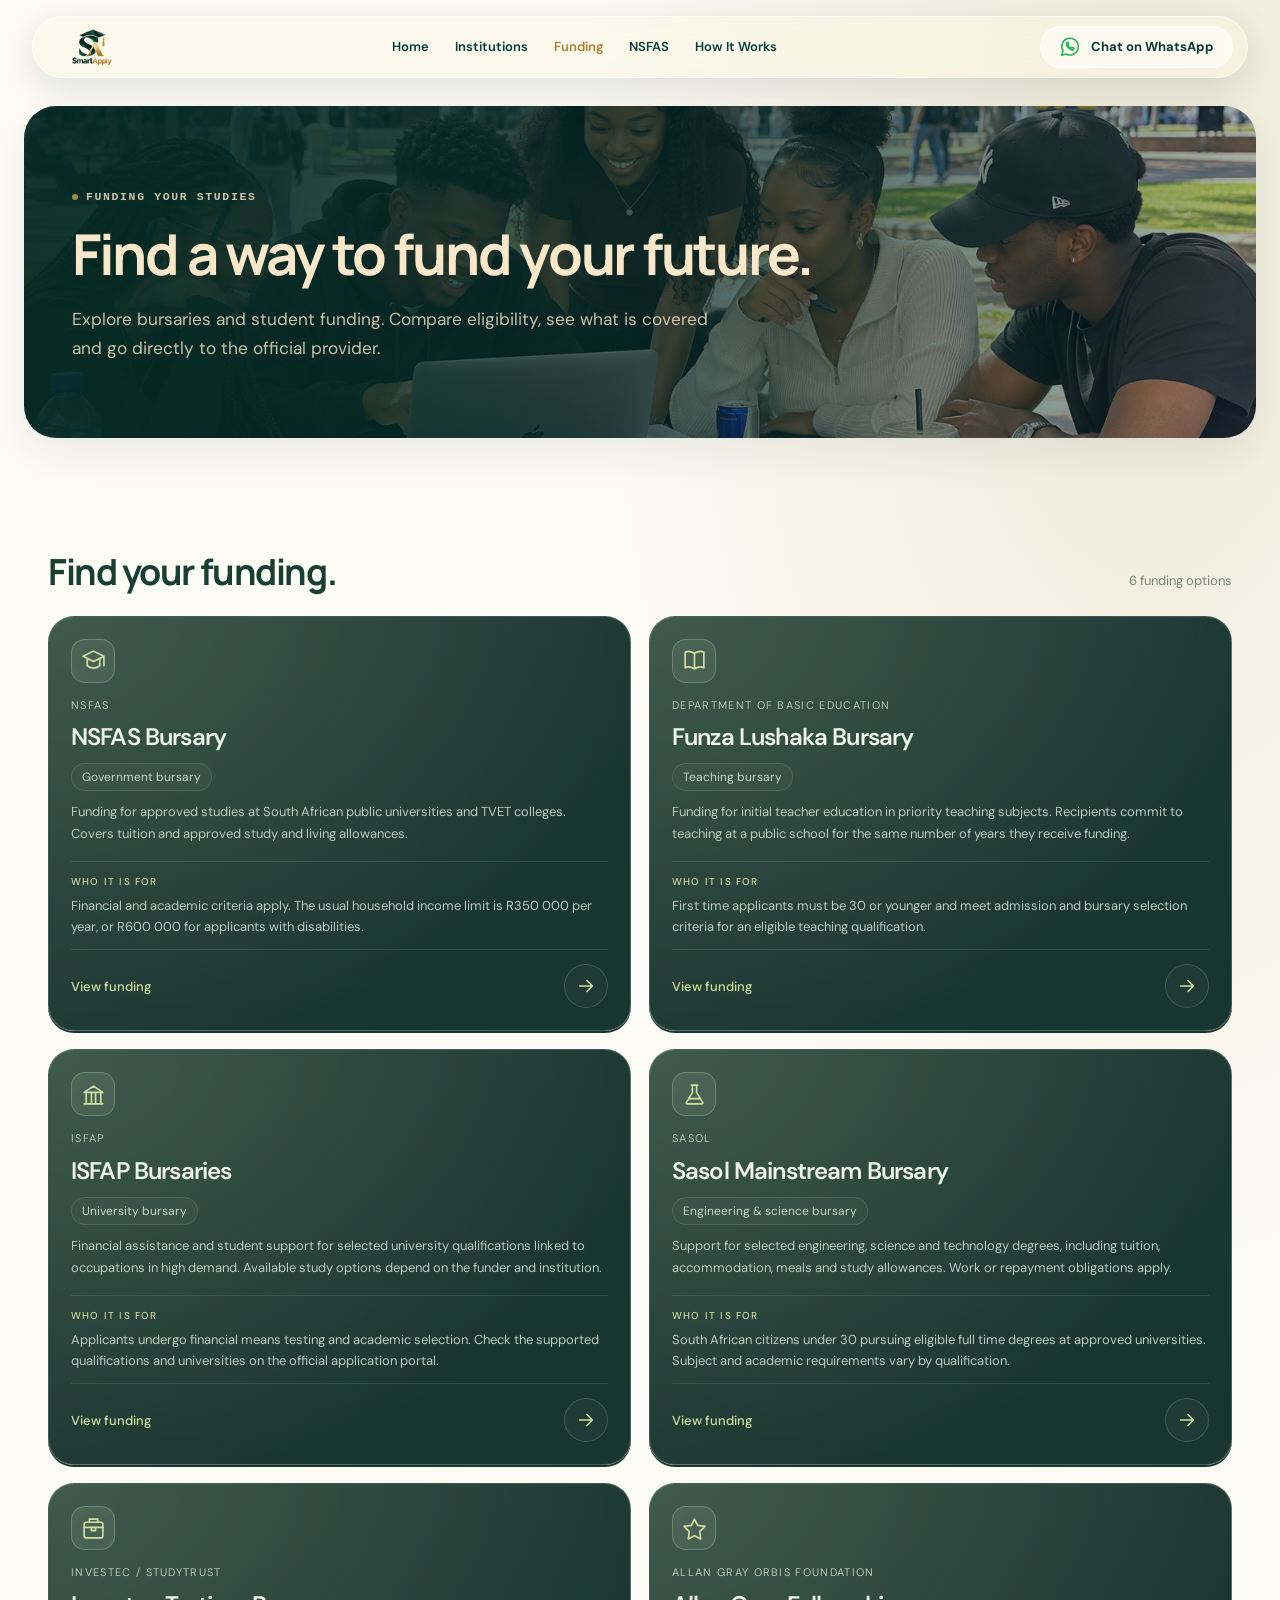
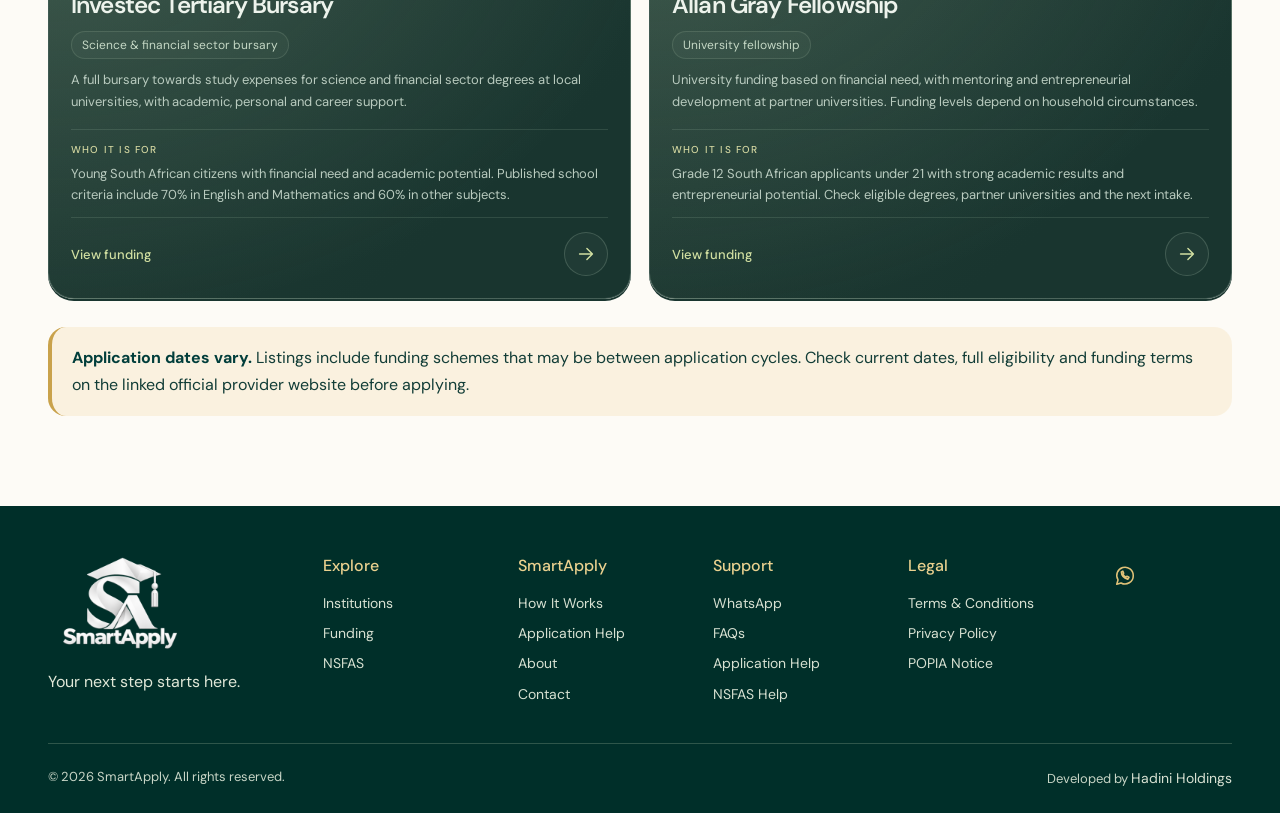
<file: funding.html>
<!DOCTYPE html><html lang="en-ZA"><head><meta charset="UTF-8"><meta name="viewport" content="width=device-width,initial-scale=1"><title>Funding | SmartApply SA</title><meta name="description" content="Explore South African bursaries and student funding from NSFAS, Funza Lushaka, ISFAP, Sasol, Investec and the Allan Gray Orbis Foundation."><link rel="icon" href="images/Favicon.png"><link rel="stylesheet" href="info-pages.css"><link rel="stylesheet" href="design-system.css"><style>.resource-link{display:inline-flex;align-items:center;gap:12px;min-height:44px;margin-top:18px;color:#075447;font-weight:700;text-decoration:underline;text-underline-offset:4px}.support-page .info-card p{line-height:1.7}.support-page header .nav-links{gap:22px}.support-page header .nav-links a{font-size:.85rem}.support-page header .nav-actions{display:flex;align-items:center;gap:16px}.support-page header .menu{display:none}.support-page header .btn{display:flex;align-items:center;gap:10px}.support-page header svg{width:24px;height:24px}.support-page .nav-actions .wa-icon{display:flex}.support-page header .logo img{height:60px;width:110px;object-fit:contain}@media(max-width:1000px){.support-page header .nav-links{display:none}.support-page header .nav-links.open{display:flex;position:absolute;top:90px;left:0;right:0;background:#fff8e9;padding:22px;border-radius:20px;flex-direction:column;align-items:flex-start}.support-page header .menu{display:block}.support-page header .nav-actions>.btn{display:none}}</style><link rel="stylesheet" href="site-shell.css"><link rel="stylesheet" href="institution-cards.css"><link rel="stylesheet" href="funding-cards.css"></head><body class="support-page"><a class="skip-link" href="#main-content">Skip to content</a><header class="site-header"><nav class="wrap" aria-label="Main navigation"><a href="index.html" class="logo" aria-label="SmartApply home"><img src="images/Logo.png" width="216" height="72" alt="SmartApply SA"></a><div class="nav-links"><a href="index.html">Home</a><a href="institutions.html">Institutions</a><a href="funding.html" class="active" aria-current="page">Funding</a><a href="nsfas.html">NSFAS</a><a href="howitworks.html">How It Works</a></div><div class="nav-actions"><a class="btn" href="https://wa.me/27608235783?text=Hey%20SmartApply!%20I%20could%20use%20a%20hand%20with%20my%20application.%20Can%20you%20help%20me%20get%20started%3F" target="_blank" rel="noopener"><span class="wa-icon"><svg viewBox="0 0 24 24" fill="none" stroke="currentColor" stroke-width="1.7" stroke-linecap="round" stroke-linejoin="round" aria-hidden="true"><path d="M21 11.6a9 9 0 0 1-13.3 8L3 21l1.4-4.7A9 9 0 1 1 21 11.6Z"/><path d="M8 7.5c.2 4 3 6.8 7 8l1.4-2.1-2.4-1.2-1 1c-1.5-.7-2.7-1.9-3.3-3.4l.9-.8-1-2.3Z"/></svg></span>Chat on WhatsApp</a><button class="menu" type="button" aria-label="Open menu" aria-expanded="false"><svg viewBox="0 0 24 24" fill="none" stroke="currentColor" stroke-width="2" aria-hidden="true"><path d="M4 6h16M4 12h16M4 18h16"/></svg></button></div></nav></header><section class="page-hero"><div class="wrap"><span class="eyebrow">Funding your studies</span><h1>Find a way to fund your future.</h1><p>Explore bursaries and student funding. Compare eligibility, see what is covered and go directly to the official provider.</p></div></section><main id="main-content"><section class="section"><div class="wrap"><div class="funding-directory-heading"><h2>Find your funding.</h2><p>6 funding options</p></div><div class="content-grid"><article class="info-card institution-card funding-card"><div class="institution-card-top"><span class="institution-building"><svg viewBox="0 0 24 24" fill="none" stroke="currentColor" stroke-width="1.6" stroke-linecap="round" stroke-linejoin="round" aria-hidden="true"><path d="m2 8 10-5 10 5-10 5L2 8Zm4 3v6c3 3 9 3 12 0v-6M22 8v9"/></svg></span></div><div class="number">NSFAS</div><h3 class="institution-title">NSFAS Bursary</h3><span class="funding-kind">Government bursary</span><p>Funding for approved studies at South African public universities and TVET colleges. Covers tuition and approved study and living allowances.</p><div class="funding-eligibility"><strong>Who it is for</strong>Financial and academic criteria apply. The usual household income limit is R350 000 per year, or R600 000 for applicants with disabilities.</div><div class="funding-action"><a class="institution-view" href="https://nsfas.org.za/content/faqs.html" target="_blank" rel="noopener" aria-label="View NSFAS Bursary on the official provider website"><span>View funding</span><span class="institution-arrow"><svg viewBox="0 0 24 24" fill="none" stroke="currentColor" stroke-width="1.6" stroke-linecap="round" stroke-linejoin="round" aria-hidden="true"><path d="M5 12h14m-6-6 6 6-6 6"/></svg></span></a></div></article><article class="info-card institution-card funding-card"><div class="institution-card-top"><span class="institution-building"><svg viewBox="0 0 24 24" fill="none" stroke="currentColor" stroke-width="1.6" stroke-linecap="round" stroke-linejoin="round" aria-hidden="true"><path d="M12 5C7 2 3 4 3 4v15s4-2 9 1c5-3 9-1 9-1V4s-4-2-9 1Zm0 0v15"/></svg></span></div><div class="number">DEPARTMENT OF BASIC EDUCATION</div><h3 class="institution-title">Funza Lushaka Bursary</h3><span class="funding-kind">Teaching bursary</span><p>Funding for initial teacher education in priority teaching subjects. Recipients commit to teaching at a public school for the same number of years they receive funding.</p><div class="funding-eligibility"><strong>Who it is for</strong>First-time applicants must be 30 or younger and meet admission and bursary selection criteria for an eligible teaching qualification.</div><div class="funding-action"><a class="institution-view" href="https://www.funzalushaka.doe.gov.za/Home" target="_blank" rel="noopener" aria-label="View Funza Lushaka Bursary on the official provider website"><span>View funding</span><span class="institution-arrow"><svg viewBox="0 0 24 24" fill="none" stroke="currentColor" stroke-width="1.6" stroke-linecap="round" stroke-linejoin="round" aria-hidden="true"><path d="M5 12h14m-6-6 6 6-6 6"/></svg></span></a></div></article><article class="info-card institution-card funding-card"><div class="institution-card-top"><span class="institution-building"><svg viewBox="0 0 24 24" fill="none" stroke="currentColor" stroke-width="1.6" stroke-linecap="round" stroke-linejoin="round" aria-hidden="true"><path d="m3 10 9-6 9 6M5 10v10m5-10v10m4-10v10m5-10v10M3 21h18M3 10h18"/></svg></span></div><div class="number">ISFAP</div><h3 class="institution-title">ISFAP Bursaries</h3><span class="funding-kind">University bursary</span><p>Financial assistance and student support for selected university qualifications linked to occupations in high demand. Available study options depend on the funder and institution.</p><div class="funding-eligibility"><strong>Who it is for</strong>Applicants undergo financial means testing and academic selection. Check the supported qualifications and universities on the official application portal.</div><div class="funding-action"><a class="institution-view" href="https://applyonline.isfap.org.za/node/156" target="_blank" rel="noopener" aria-label="View ISFAP Bursaries on the official provider website"><span>View funding</span><span class="institution-arrow"><svg viewBox="0 0 24 24" fill="none" stroke="currentColor" stroke-width="1.6" stroke-linecap="round" stroke-linejoin="round" aria-hidden="true"><path d="M5 12h14m-6-6 6 6-6 6"/></svg></span></a></div></article><article class="info-card institution-card funding-card"><div class="institution-card-top"><span class="institution-building"><svg viewBox="0 0 24 24" fill="none" stroke="currentColor" stroke-width="1.6" stroke-linecap="round" stroke-linejoin="round" aria-hidden="true"><path d="M9 3h6m-5 0v7L4 20a1 1 0 0 0 1 1h14a1 1 0 0 0 1-1l-6-10V3M7 16h10"/></svg></span></div><div class="number">SASOL</div><h3 class="institution-title">Sasol Mainstream Bursary</h3><span class="funding-kind">Engineering & science bursary</span><p>Support for selected engineering, science and technology degrees, including tuition, accommodation, meals and study allowances. Work or repayment obligations apply.</p><div class="funding-eligibility"><strong>Who it is for</strong>South African citizens under 30 pursuing eligible full-time degrees at approved universities. Subject and academic requirements vary by qualification.</div><div class="funding-action"><a class="institution-view" href="https://www.sasolbursaries.com/welcome/under-graduate/" target="_blank" rel="noopener" aria-label="View Sasol Mainstream Bursary on the official provider website"><span>View funding</span><span class="institution-arrow"><svg viewBox="0 0 24 24" fill="none" stroke="currentColor" stroke-width="1.6" stroke-linecap="round" stroke-linejoin="round" aria-hidden="true"><path d="M5 12h14m-6-6 6 6-6 6"/></svg></span></a></div></article><article class="info-card institution-card funding-card"><div class="institution-card-top"><span class="institution-building"><svg viewBox="0 0 24 24" fill="none" stroke="currentColor" stroke-width="1.6" stroke-linecap="round" stroke-linejoin="round" aria-hidden="true"><rect x="3" y="6" width="18" height="15" rx="2"/><path d="M8 6V3h8v3M3 11h18m-11 0v3h4v-3"/></svg></span></div><div class="number">INVESTEC / STUDYTRUST</div><h3 class="institution-title">Investec Tertiary Bursary</h3><span class="funding-kind">Science & financial sector bursary</span><p>A full bursary towards study expenses for science and financial sector degrees at local universities, with academic, personal and career support.</p><div class="funding-eligibility"><strong>Who it is for</strong>Young South African citizens with financial need and academic potential. Published school criteria include 70% in English and Mathematics and 60% in other subjects.</div><div class="funding-action"><a class="institution-view" href="https://www.investec.com/en_za/welcome-to-investec/sustainability/our-community/bursaries/tertiary-bursary-programme.html" target="_blank" rel="noopener" aria-label="View Investec Tertiary Bursary on the official provider website"><span>View funding</span><span class="institution-arrow"><svg viewBox="0 0 24 24" fill="none" stroke="currentColor" stroke-width="1.6" stroke-linecap="round" stroke-linejoin="round" aria-hidden="true"><path d="M5 12h14m-6-6 6 6-6 6"/></svg></span></a></div></article><article class="info-card institution-card funding-card"><div class="institution-card-top"><span class="institution-building"><svg viewBox="0 0 24 24" fill="none" stroke="currentColor" stroke-width="1.6" stroke-linecap="round" stroke-linejoin="round" aria-hidden="true"><path d="m12 3 3 6 7 1-5 5 1 7-6-3-6 3 1-7-5-5 7-1 3-6Z"/></svg></span></div><div class="number">ALLAN GRAY ORBIS FOUNDATION</div><h3 class="institution-title">Allan Gray Fellowship</h3><span class="funding-kind">University fellowship</span><p>University funding based on financial need, with mentoring and entrepreneurial development at partner universities. Funding levels depend on household circumstances.</p><div class="funding-eligibility"><strong>Who it is for</strong>Grade 12 South African applicants under 21 with strong academic results and entrepreneurial potential. Check eligible degrees, partner universities and the next intake.</div><div class="funding-action"><a class="institution-view" href="https://allangrayorbis.org/programmes/fellowship/" target="_blank" rel="noopener" aria-label="View Allan Gray Fellowship on the official provider website"><span>View funding</span><span class="institution-arrow"><svg viewBox="0 0 24 24" fill="none" stroke="currentColor" stroke-width="1.6" stroke-linecap="round" stroke-linejoin="round" aria-hidden="true"><path d="M5 12h14m-6-6 6 6-6 6"/></svg></span></a></div></article></div><div class="notice"><strong>Application dates vary.</strong> Listings include funding schemes that may be between application cycles. Check current dates, full eligibility and funding terms on the linked official provider website before applying.</div></div></section></main><footer class="site-footer"><div class="sa-container"><div class="sa-footer-main"><div class="sa-footer-brand"><a class="logo" href="index.html"><img src="images/Glossy SmartApply Graduation Emblem.png" width="1536" height="1024" alt="SmartApply SA"></a><p>Your next step starts here.</p></div><div><h3>Explore</h3><ul><li><a href="institutions.html">Institutions</a></li><li><a href="funding.html">Funding</a></li><li><a href="nsfas.html">NSFAS</a></li></ul></div><div><h3>SmartApply</h3><ul><li><a href="howitworks.html">How It Works</a></li><li><a href="index.html#assistance">Application Help</a></li><li><a href="howitworks.html">About</a></li><li><a href="https://wa.me/27608235783?text=Hey%20SmartApply!%20I%27d%20like%20some%20help%20applying%20to%20a%20university%20or%20college.%20Where%20do%20we%20start%3F">Contact</a></li></ul></div><div><h3>Support</h3><ul><li><a href="https://wa.me/27608235783?text=Hey%20SmartApply!%20I%20could%20use%20a%20hand%20with%20my%20application.%20Can%20you%20help%20me%20get%20started%3F">WhatsApp</a></li><li><a href="faq.html">FAQs</a></li><li><a href="https://wa.me/27608235783?text=Hey%20SmartApply!%20I%27d%20like%20some%20help%20applying%20to%20a%20university%20or%20college.%20Where%20do%20we%20start%3F">Application Help</a></li><li><a href="https://wa.me/27608235783?text=Hey%20SmartApply!%20I%27d%20like%20some%20help%20with%20my%20NSFAS%20application.%20What%20do%20I%20need%20to%20get%20started%3F">NSFAS Help</a></li></ul></div><div><h3>Legal</h3><ul><li><a href="terms-conditions.html">Terms &amp; Conditions</a></li><li><a href="privacy-policy.html">Privacy Policy</a></li><li><a href="popia-notice.html">POPIA Notice</a></li></ul></div><div class="sa-social"><a href="https://wa.me/27608235783?text=Hey%20SmartApply!%20I%20could%20use%20a%20hand%20with%20my%20application.%20Can%20you%20help%20me%20get%20started%3F" aria-label="SmartApply on WhatsApp"><svg viewBox="0 0 24 24" fill="none" stroke="currentColor" stroke-width="1.7" stroke-linecap="round" stroke-linejoin="round" aria-hidden="true"><path d="M21 11.6a9 9 0 0 1-13.3 8L3 21l1.4-4.7A9 9 0 1 1 21 11.6Z"/><path d="M8 7.5c.2 4 3 6.8 7 8l1.4-2.1-2.4-1.2-1 1c-1.5-.7-2.7-1.9-3.3-3.4l.9-.8-1-2.3Z"/></svg></a></div></div><div class="sa-footer-bottom"><span>© 2026 SmartApply. All rights reserved.</span><span class="developer-credit">Developed by <a href="https://hadiniholdings.co.za" target="_blank" rel="noopener">Hadini Holdings</a></span></div></div></footer><script src="site-ui.js" defer></script><script src="chatbot.js" defer></script></body></html>
</file>
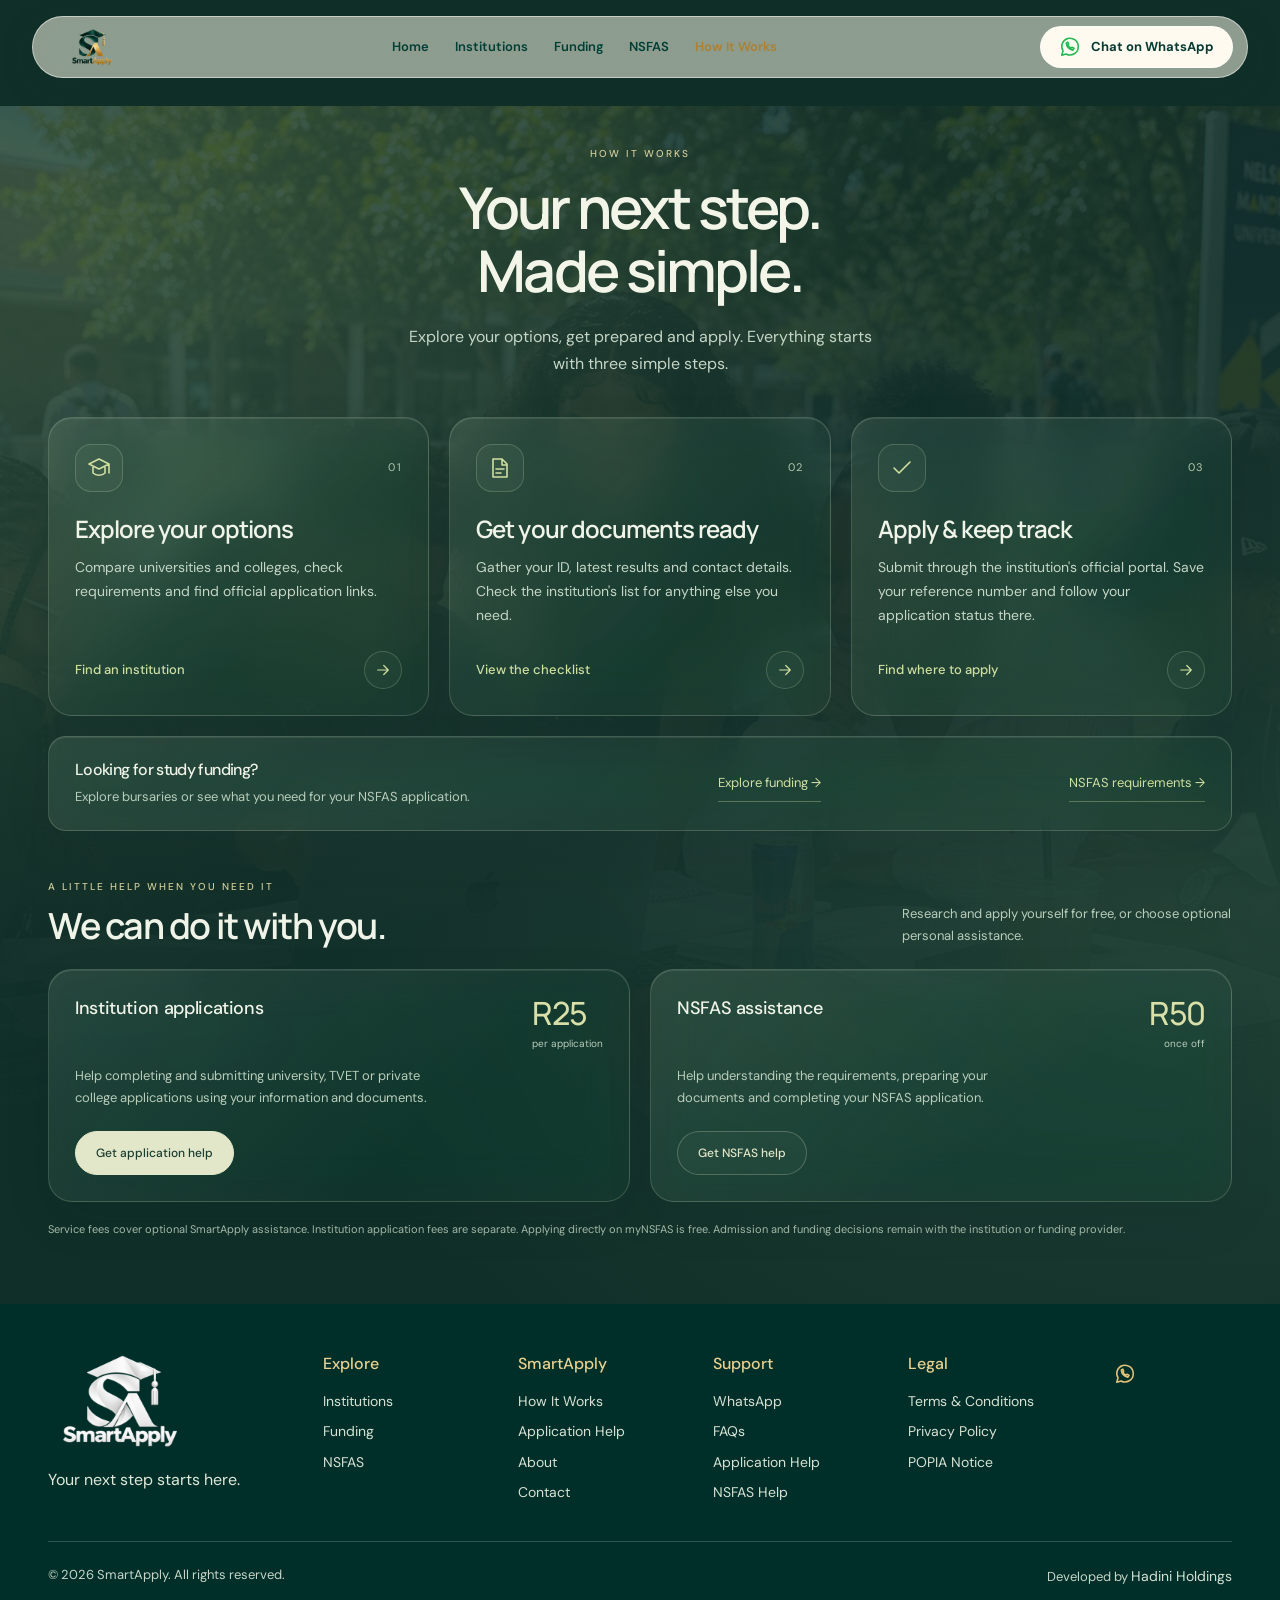
<file: howitworks.html>
<!DOCTYPE html>
<html lang="en">
<head>
<meta charset="UTF-8">
<meta name="viewport" content="width=device-width, initial-scale=1.0">
<title>How It Works SmartApply</title>
<link rel="preconnect" href="https://fonts.googleapis.com">
<link rel="preconnect" href="https://fonts.gstatic.com" crossorigin>
<link href="https://fonts.googleapis.com/css2?family=Space+Grotesk:wght@400;500;600;700&family=Inter:wght@400;500;600;700;800&family=IBM+Plex+Mono:wght@400;500;600&display=swap" rel="stylesheet">

<link rel="stylesheet" href="design-system.css">
<link rel="stylesheet" href="site-shell.css"><link rel="icon" href="images/Favicon.png"><meta name="description" content="Explore institutions, prepare your documents and apply through official channels. Get optional application help from SmartApply."><link rel="stylesheet" href="howitworks.css"></head>
<body class="page-howitworks">
<a class="skip-link" href="#main-content">Skip to content</a>

<header class="site-header"><nav class="wrap" aria-label="Main navigation"><a href="index.html" class="logo" aria-label="SmartApply home"><img src="images/Logo.png" width="216" height="72" alt="SmartApply SA"></a><div class="nav-links"><a href="index.html">Home</a><a href="institutions.html">Institutions</a><a href="funding.html">Funding</a><a href="nsfas.html">NSFAS</a><a href="howitworks.html" class="active" aria-current="page">How It Works</a></div><div class="nav-actions"><a class="btn" href="https://wa.me/27608235783?text=Hey%20SmartApply!%20I%20could%20use%20a%20hand%20with%20my%20application.%20Can%20you%20help%20me%20get%20started%3F" target="_blank" rel="noopener"><span class="wa-icon"><svg viewBox="0 0 24 24" fill="none" stroke="currentColor" stroke-width="1.7" stroke-linecap="round" stroke-linejoin="round" aria-hidden="true"><path d="M21 11.6a9 9 0 0 1-13.3 8L3 21l1.4-4.7A9 9 0 1 1 21 11.6Z"/><path d="M8 7.5c.2 4 3 6.8 7 8l1.4-2.1-2.4-1.2-1 1c-1.5-.7-2.7-1.9-3.3-3.4l.9-.8-1-2.3Z"/></svg></span>Chat on WhatsApp</a><button class="menu" type="button" aria-label="Open menu" aria-expanded="false"><svg viewBox="0 0 24 24" fill="none" stroke="currentColor" stroke-width="2" aria-hidden="true"><path d="M4 6h16M4 12h16M4 18h16"/></svg></button></div></nav></header>
<main id="main-content" class="hiw-main"><div class="hiw-container">
<div class="hiw-intro"><span class="hiw-eyebrow">How it works</span><h1>Your next step.<br>Made simple.</h1><p>Explore your options, get prepared and apply. Everything starts with three simple steps.</p></div>
<ol class="hiw-steps" aria-label="Your application journey"><li class="hiw-step hiw-glass"><div class="hiw-step-top"><span class="hiw-icon"><svg viewBox="0 0 24 24" fill="none" stroke="currentColor" stroke-width="1.6" stroke-linecap="round" stroke-linejoin="round" aria-hidden="true"><path d="m2 8 10-5 10 5-10 5L2 8Zm4 3v6c3 3 9 3 12 0v-6M22 8v9"/></svg></span><span class="hiw-step-number">01</span></div><h2>Explore your options</h2><p>Compare universities and colleges, check requirements and find official application links.</p><a class="hiw-link" href="institutions.html"><span>Find an institution</span><span class="hiw-arrow"><svg viewBox="0 0 24 24" fill="none" stroke="currentColor" stroke-width="1.6" stroke-linecap="round" stroke-linejoin="round" aria-hidden="true"><path d="M5 12h14m-6-6 6 6-6 6"/></svg></span></a></li><li class="hiw-step hiw-glass"><div class="hiw-step-top"><span class="hiw-icon"><svg viewBox="0 0 24 24" fill="none" stroke="currentColor" stroke-width="1.6" stroke-linecap="round" stroke-linejoin="round" aria-hidden="true"><path d="M14 3H5v18h14V8l-5-5Zm0 0v6h5M8 13h8m-8 4h5"/></svg></span><span class="hiw-step-number">02</span></div><h2>Get your documents ready</h2><p>Gather your ID, latest results and contact details. Check the institution's list for anything else you need.</p><a class="hiw-link" href="documents.html"><span>View the checklist</span><span class="hiw-arrow"><svg viewBox="0 0 24 24" fill="none" stroke="currentColor" stroke-width="1.6" stroke-linecap="round" stroke-linejoin="round" aria-hidden="true"><path d="M5 12h14m-6-6 6 6-6 6"/></svg></span></a></li><li class="hiw-step hiw-glass"><div class="hiw-step-top"><span class="hiw-icon"><svg viewBox="0 0 24 24" fill="none" stroke="currentColor" stroke-width="1.6" stroke-linecap="round" stroke-linejoin="round" aria-hidden="true"><path d="m4 12 5 5L20 6"/></svg></span><span class="hiw-step-number">03</span></div><h2>Apply & keep track</h2><p>Submit through the institution's official portal. Save your reference number and follow your application status there.</p><a class="hiw-link" href="institutions.html"><span>Find where to apply</span><span class="hiw-arrow"><svg viewBox="0 0 24 24" fill="none" stroke="currentColor" stroke-width="1.6" stroke-linecap="round" stroke-linejoin="round" aria-hidden="true"><path d="M5 12h14m-6-6 6 6-6 6"/></svg></span></a></li></ol>
<aside class="hiw-ready hiw-glass"><div><h2>Looking for study funding?</h2><p>Explore bursaries or see what you need for your NSFAS application.</p></div><a href="funding.html">Explore funding &rarr;</a><a href="nsfas.html">NSFAS requirements &rarr;</a></aside>
<section class="hiw-assistance" id="assistance" aria-labelledby="hiw-help-heading"><div class="hiw-section-heading"><div><span class="hiw-eyebrow">A little help when you need it</span><h2 id="hiw-help-heading">We can do it with you.</h2></div><p>Research and apply yourself for free, or choose optional personal assistance.</p></div>
<div class="hiw-services"><article class="hiw-service hiw-glass"><div class="hiw-service-top"><h3>Institution applications</h3><div class="hiw-price">R25<small>per application</small></div></div><p>Help completing and submitting university, TVET or private college applications using your information and documents.</p><a class="hiw-button" href="https://wa.me/27608235783?text=Hey%20SmartApply!%20I%27d%20like%20some%20help%20applying%20to%20a%20university%20or%20college.%20Where%20do%20we%20start%3F" target="_blank" rel="noopener">Get application help</a></article>
<article class="hiw-service hiw-glass"><div class="hiw-service-top"><h3>NSFAS assistance</h3><div class="hiw-price">R50<small>once off</small></div></div><p>Help understanding the requirements, preparing your documents and completing your NSFAS application.</p><a class="hiw-button hiw-button-secondary" href="https://wa.me/27608235783?text=Hey%20SmartApply!%20I%27d%20like%20some%20help%20with%20my%20NSFAS%20application.%20What%20do%20I%20need%20to%20get%20started%3F" target="_blank" rel="noopener">Get NSFAS help</a></article></div>
<p class="hiw-note">Service fees cover optional SmartApply assistance. Institution application fees are separate. Applying directly on myNSFAS is free. Admission and funding decisions remain with the institution or funding provider.</p></section>
</div></main>
<footer class="site-footer"><div class="sa-container"><div class="sa-footer-main"><div class="sa-footer-brand"><a class="logo" href="index.html"><img src="images/Glossy SmartApply Graduation Emblem.png" width="1536" height="1024" alt="SmartApply SA"></a><p>Your next step starts here.</p></div><div><h3>Explore</h3><ul><li><a href="institutions.html">Institutions</a></li><li><a href="funding.html">Funding</a></li><li><a href="nsfas.html">NSFAS</a></li></ul></div><div><h3>SmartApply</h3><ul><li><a href="howitworks.html">How It Works</a></li><li><a href="index.html#assistance">Application Help</a></li><li><a href="howitworks.html">About</a></li><li><a href="https://wa.me/27608235783?text=Hey%20SmartApply!%20I%27d%20like%20some%20help%20applying%20to%20a%20university%20or%20college.%20Where%20do%20we%20start%3F">Contact</a></li></ul></div><div><h3>Support</h3><ul><li><a href="https://wa.me/27608235783?text=Hey%20SmartApply!%20I%20could%20use%20a%20hand%20with%20my%20application.%20Can%20you%20help%20me%20get%20started%3F">WhatsApp</a></li><li><a href="faq.html">FAQs</a></li><li><a href="https://wa.me/27608235783?text=Hey%20SmartApply!%20I%27d%20like%20some%20help%20applying%20to%20a%20university%20or%20college.%20Where%20do%20we%20start%3F">Application Help</a></li><li><a href="https://wa.me/27608235783?text=Hey%20SmartApply!%20I%27d%20like%20some%20help%20with%20my%20NSFAS%20application.%20What%20do%20I%20need%20to%20get%20started%3F">NSFAS Help</a></li></ul></div><div><h3>Legal</h3><ul><li><a href="terms-conditions.html">Terms &amp; Conditions</a></li><li><a href="privacy-policy.html">Privacy Policy</a></li><li><a href="popia-notice.html">POPIA Notice</a></li></ul></div><div class="sa-social"><a href="https://wa.me/27608235783?text=Hey%20SmartApply!%20I%20could%20use%20a%20hand%20with%20my%20application.%20Can%20you%20help%20me%20get%20started%3F" aria-label="SmartApply on WhatsApp"><svg viewBox="0 0 24 24" fill="none" stroke="currentColor" stroke-width="1.7" stroke-linecap="round" stroke-linejoin="round" aria-hidden="true"><path d="M21 11.6a9 9 0 0 1-13.3 8L3 21l1.4-4.7A9 9 0 1 1 21 11.6Z"/><path d="M8 7.5c.2 4 3 6.8 7 8l1.4-2.1-2.4-1.2-1 1c-1.5-.7-2.7-1.9-3.3-3.4l.9-.8-1-2.3Z"/></svg></a></div></div><div class="sa-footer-bottom"><span>© 2026 SmartApply. All rights reserved.</span><span class="developer-credit">Developed by <a href="https://hadiniholdings.co.za" target="_blank" rel="noopener">Hadini Holdings</a></span></div></div></footer>




<script src="site-ui.js" defer></script>
<script src="chatbot.js" defer></script></body>
</html>
</file>
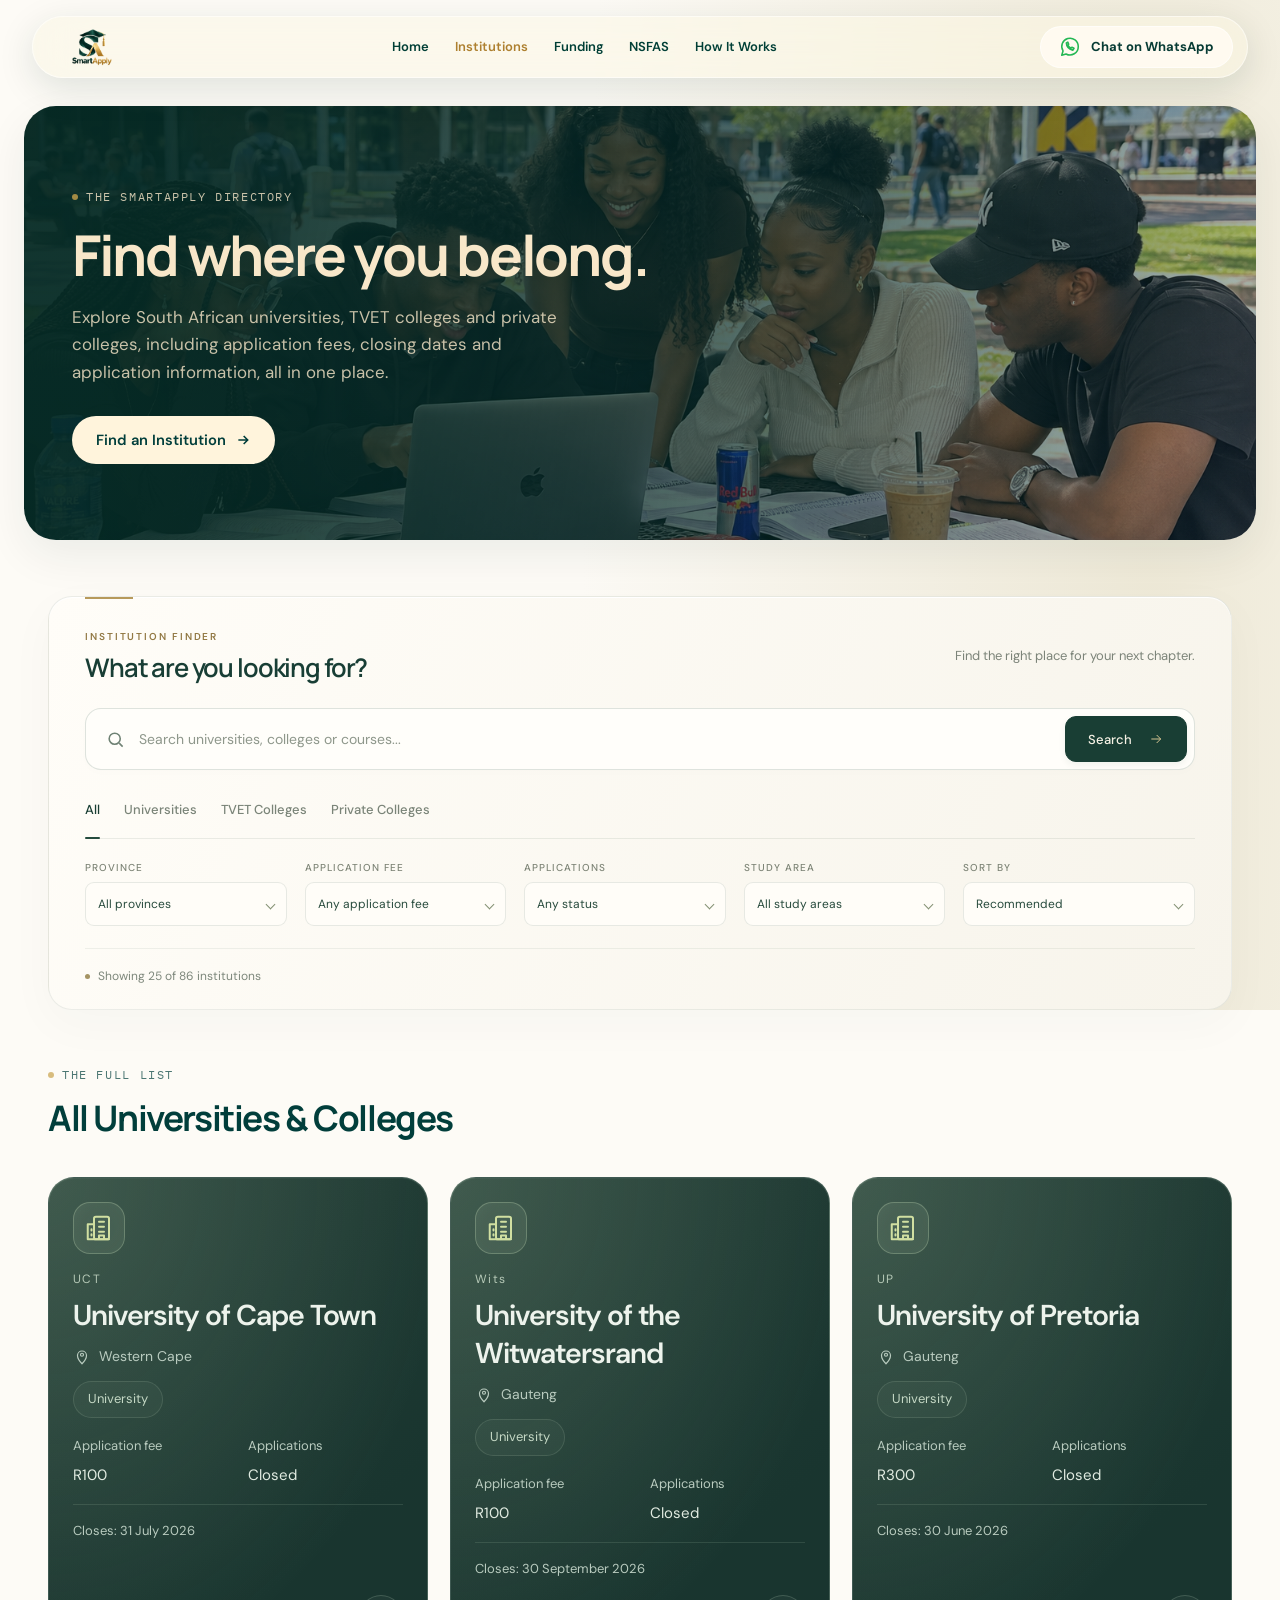
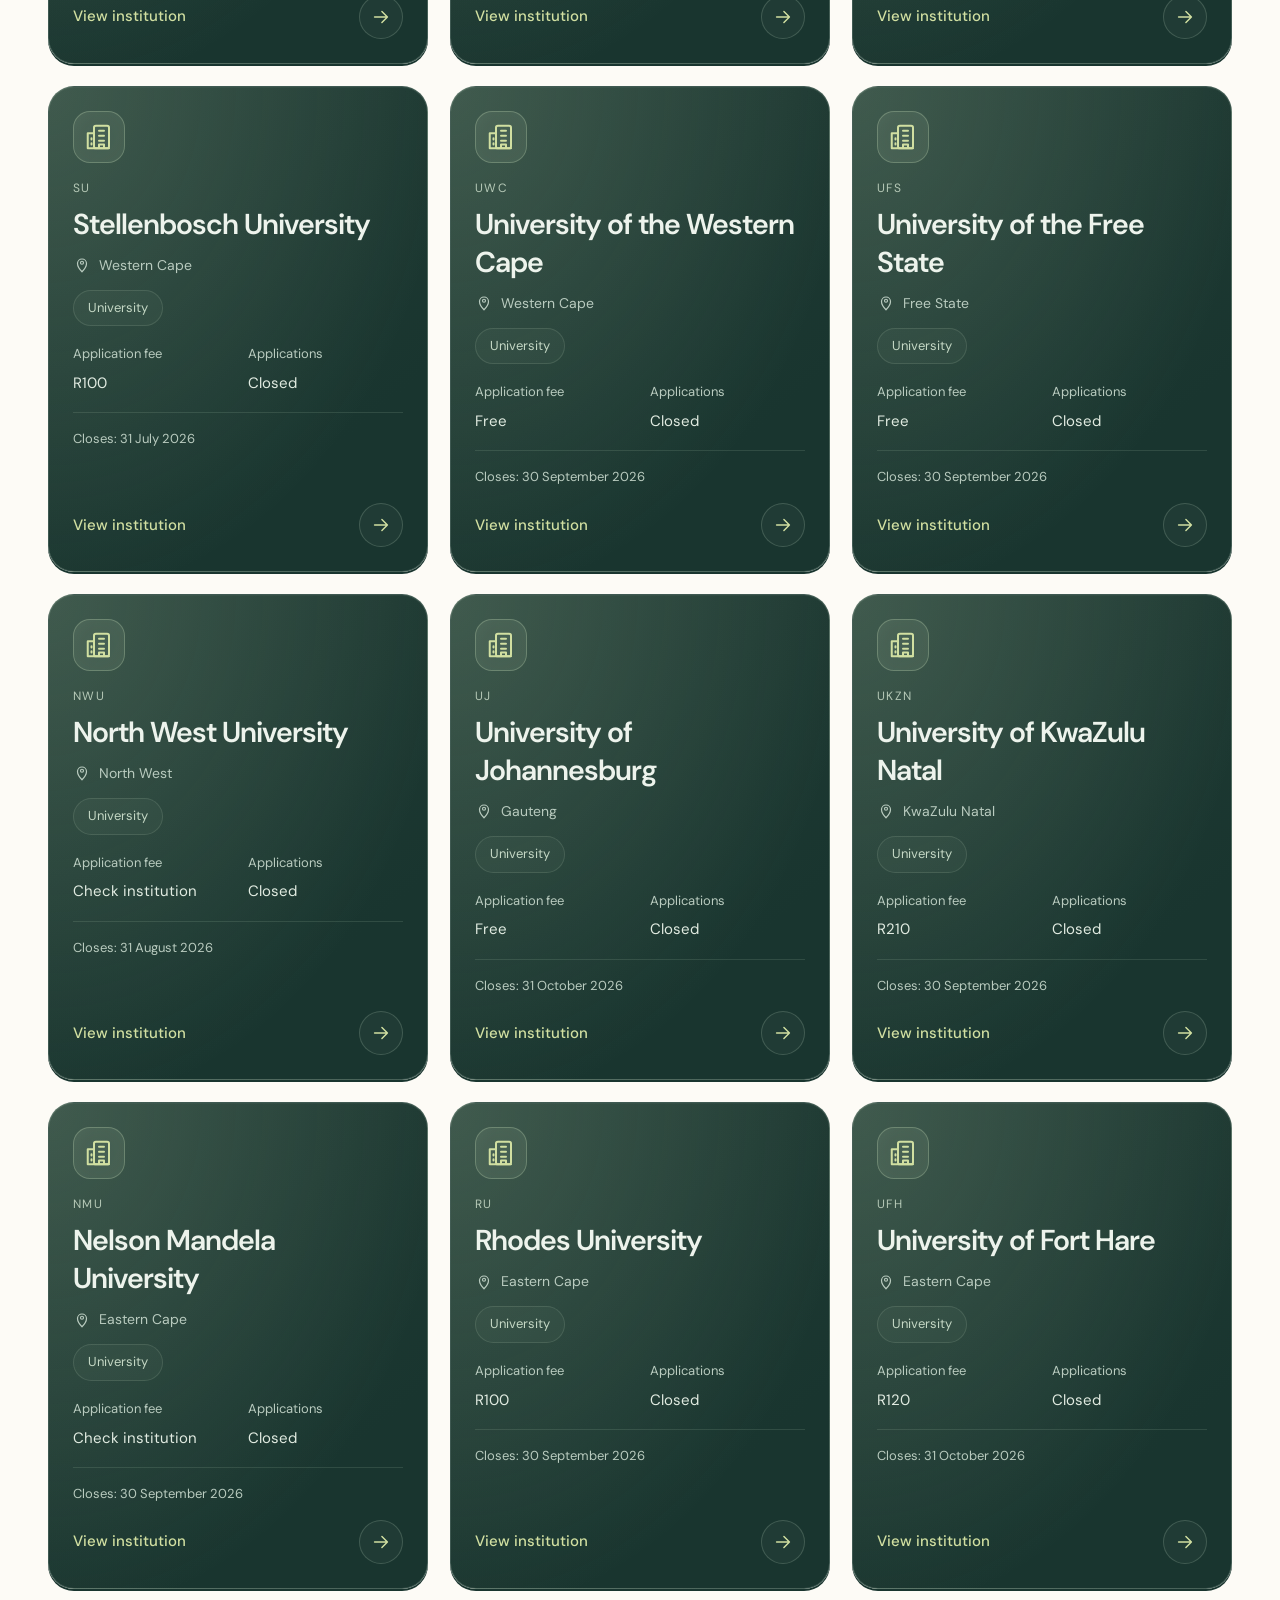
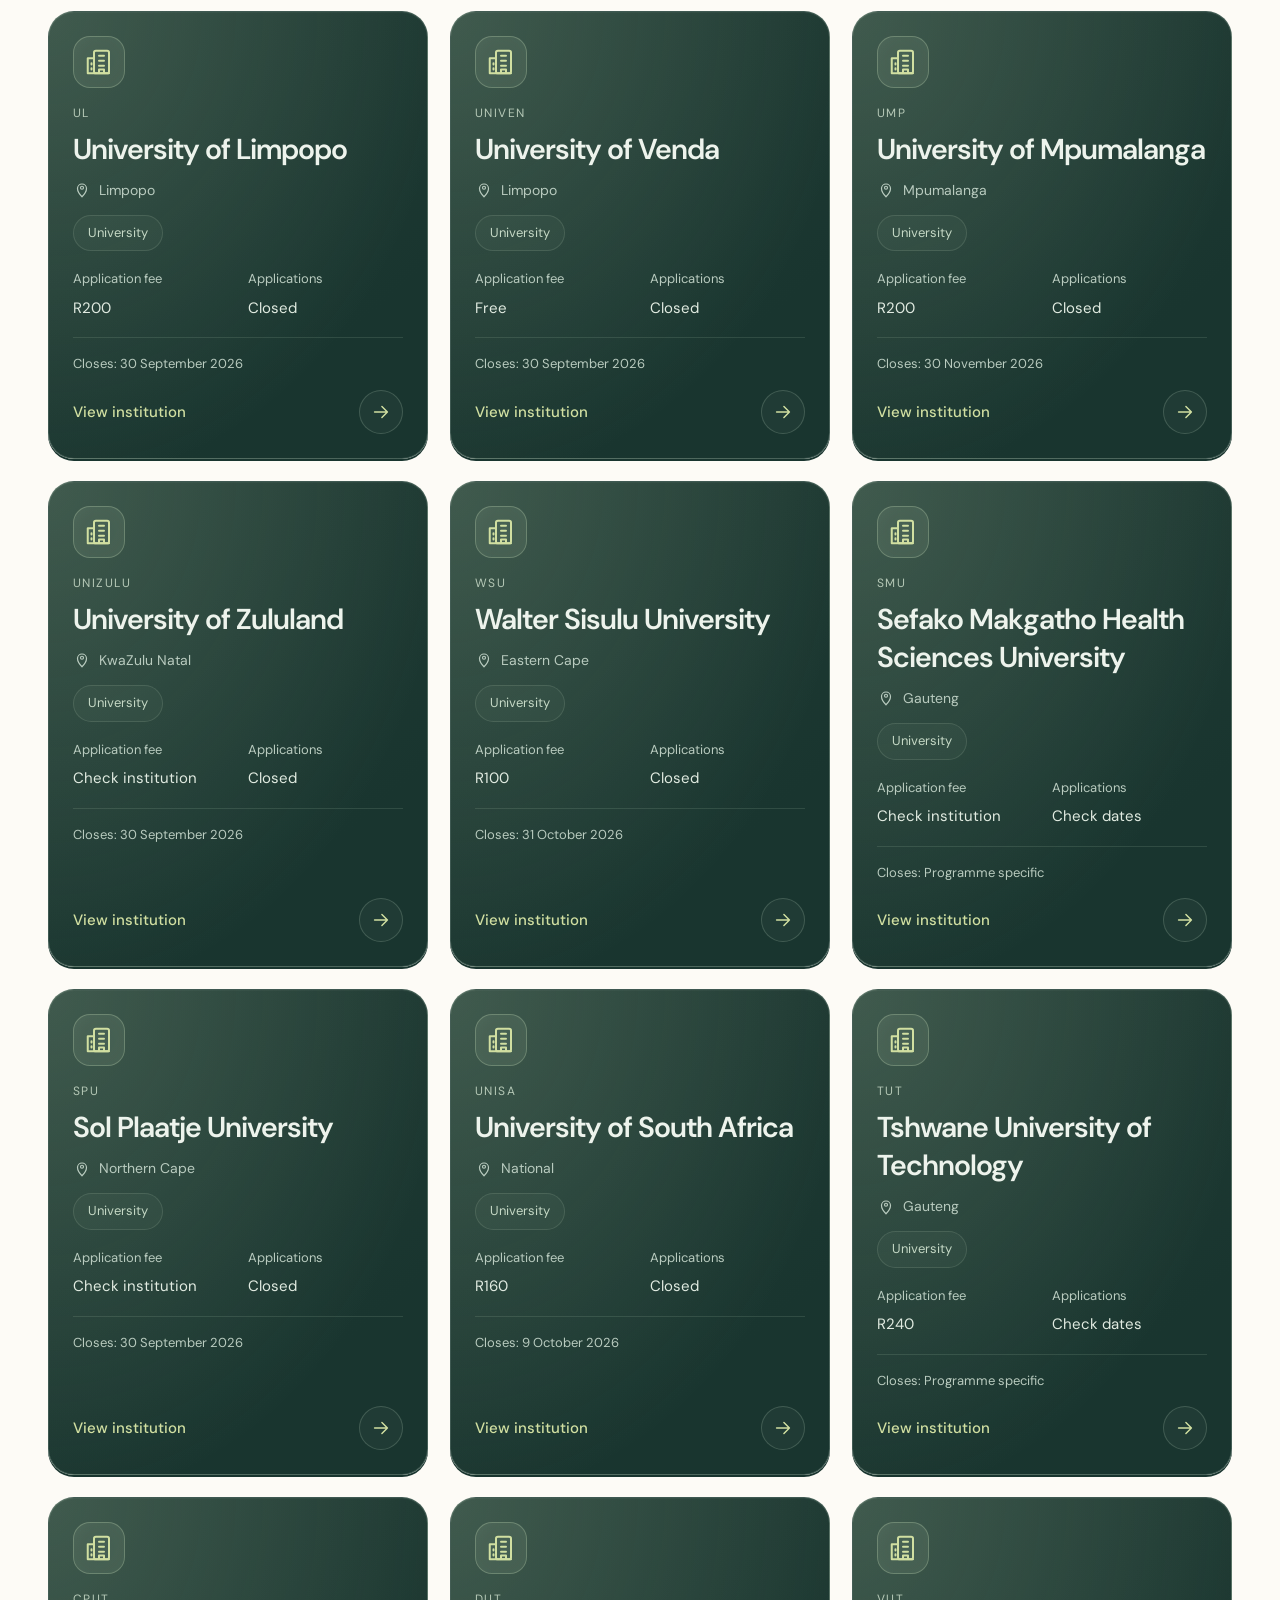
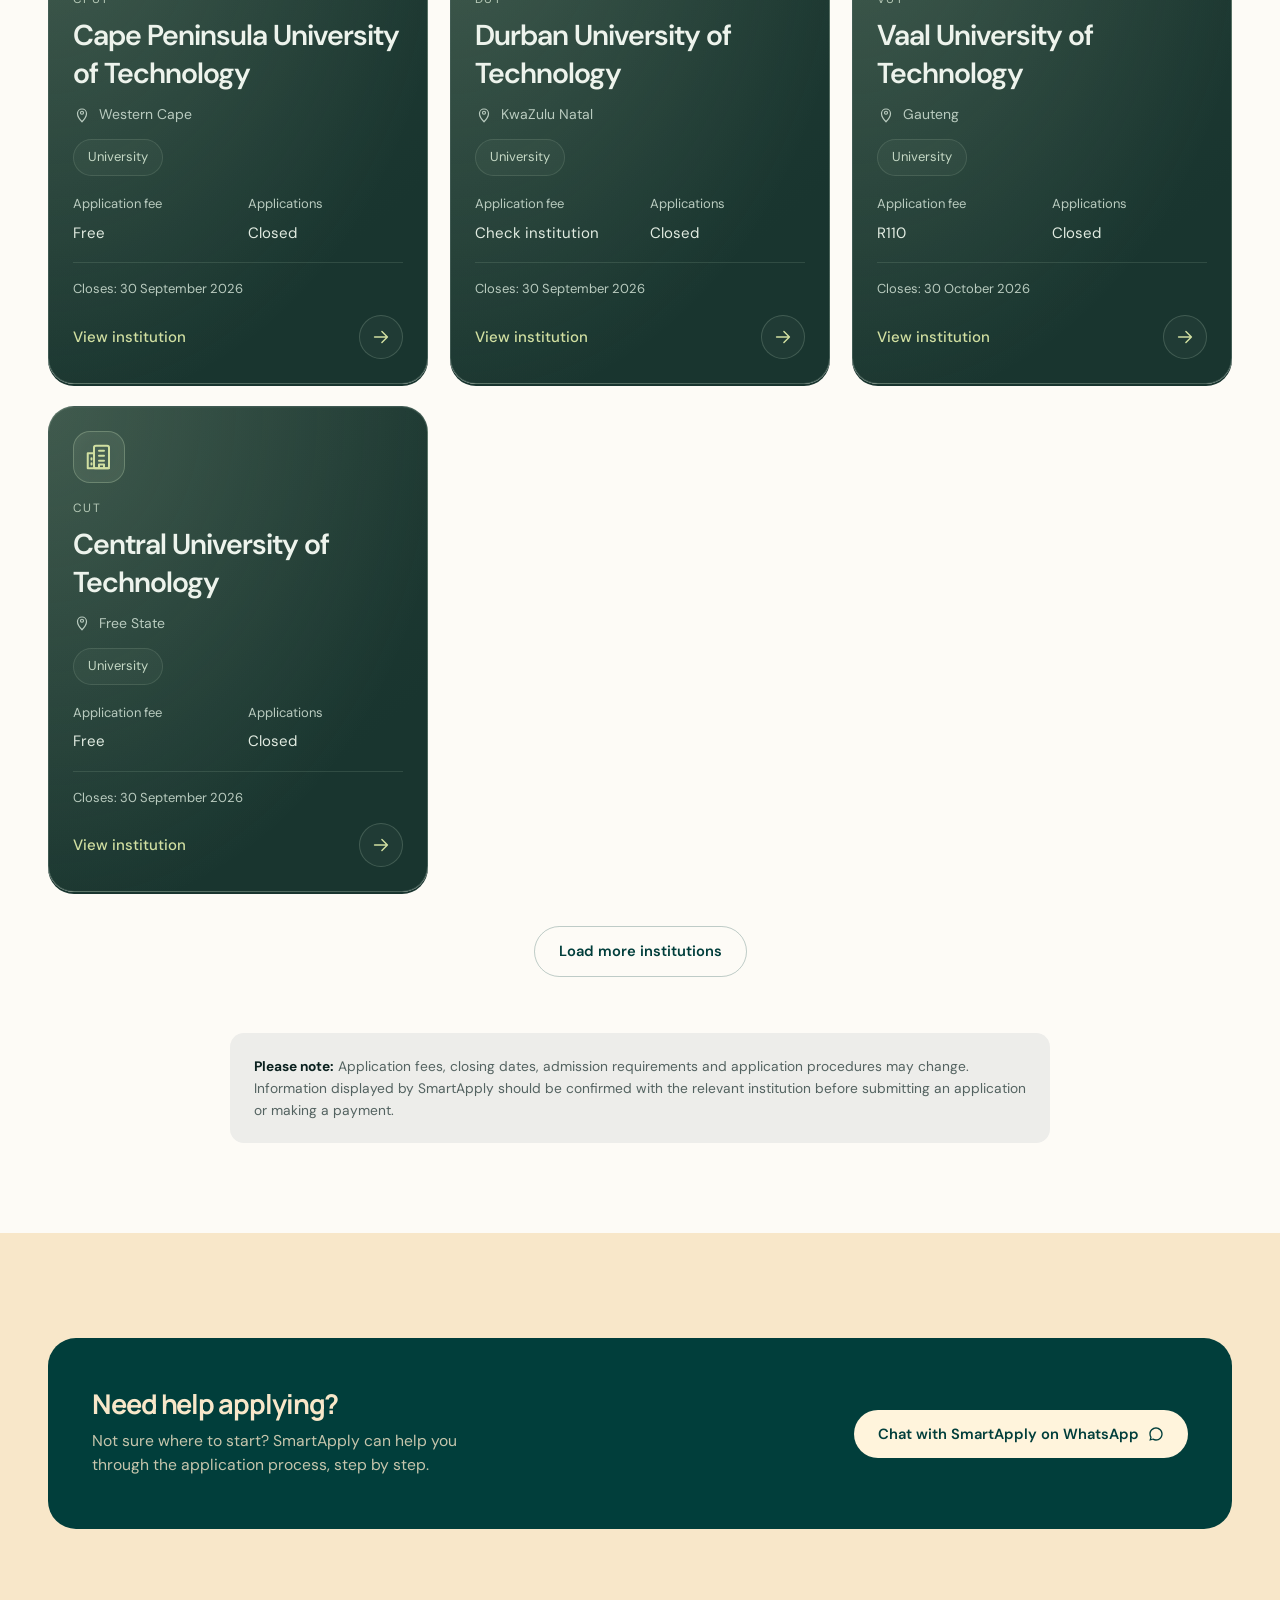
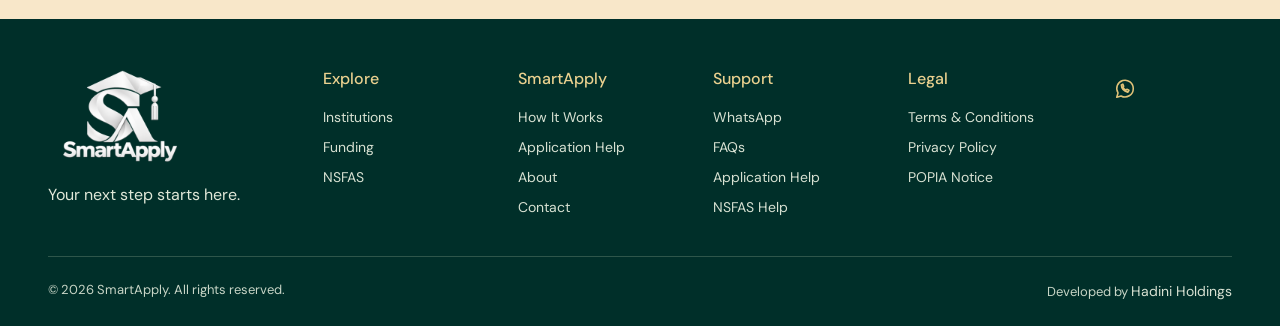
<file: institutions.html>
<!DOCTYPE html>
<html lang="en">
<head>
<meta charset="UTF-8">
<meta name="viewport" content="width=device-width, initial-scale=1.0">
<title>Universities &amp; Colleges, SmartApply</title>
<link rel="icon" href="images/Favicon.png" type="image/x-icon">
<link rel="preconnect" href="https://fonts.googleapis.com">
<link rel="preconnect" href="https://fonts.gstatic.com" crossorigin>
<link href="https://fonts.googleapis.com/css2?family=Space+Grotesk:wght@400;500;600;700&family=Inter:wght@400;500;600;700;800&family=IBM+Plex+Mono:wght@400;500;600&display=swap" rel="stylesheet">
<style>
  :root{
    --champagne:#F8E7C9;
    --champagne-deep:#F0D9A8;
    --emerald:#013E3B;
    --emerald-light:#0B5A54;
    --soft-white:#FDFBF6;
    --gold:#C9A24B;
    --ink:#0B211F;
    --grey:#8A8F8D;
    --grey-bg:#EDEDEA;
    --line: rgba(1,62,59,0.16);
    --max-w: 1180px;
    --radius: 20px;
  }

  *{ box-sizing:border-box; margin:0; padding:0; }
  html{ scroll-behavior:smooth; }
  body{
    font-family:'Inter', sans-serif;
    color:var(--ink);
    background:var(--soft-white);
    -webkit-font-smoothing:antialiased;
    overflow-x:hidden;
  }
  img,svg{ display:block; max-width:100%; }
  a{ color:inherit; text-decoration:none; }
  ul{ list-style:none; }
  button{ font-family:inherit; cursor:pointer; }
  select, input{ font-family:inherit; }

  .wrap{ max-width:var(--max-w); margin:0 auto; padding:0 24px; }

  h1,h2,h3,.display{
    font-family:'Space Grotesk', sans-serif;
    letter-spacing:-0.02em;
    line-height:1.05;
    font-weight:700;
  }

  .eyebrow{
    font-family:'IBM Plex Mono', monospace;
    font-size:0.72rem;
    letter-spacing:0.14em;
    text-transform:uppercase;
    color:var(--champagne);
    opacity:0.8;
    display:inline-flex;
    align-items:center;
    gap:8px;
  }
  .eyebrow::before{
    content:"";
    width:6px; height:6px;
    background:var(--gold);
    border-radius:50%;
    display:inline-block;
  }
  .eyebrow.dark{ color:var(--emerald); opacity:0.7; }

  .btn{
    display:inline-flex;
    align-items:center;
    justify-content:center;
    gap:9px;
    padding:14px 24px;
    border-radius:100px;
    font-weight:600;
    font-size:0.92rem;
    border:none;
    transition:transform .25s ease, box-shadow .25s ease, background .25s ease;
    white-space:nowrap;
  }
  .btn:active{ transform:scale(0.97); }
  .btn-primary{ background:var(--emerald); color:var(--champagne); box-shadow:0 10px 26px -10px rgba(1,62,59,0.5); }
  .btn-primary:hover{ background:var(--emerald-light); transform:translateY(-2px); }
  .btn-outline{ background:transparent; color:var(--emerald); border:1.5px solid var(--emerald); }
  .btn-outline:hover{ background:rgba(1,62,59,0.06); transform:translateY(-2px); }
  .btn-light{ background:var(--champagne); color:var(--emerald); }
  .btn-light:hover{ background:var(--soft-white); transform:translateY(-2px); }
  .btn-sm{ padding:10px 18px; font-size:0.84rem; }
  .btn-full{ width:100%; }
  .btn svg{ width:16px; height:16px; }

  /* ---------- NAV ---------- */
  header{
    position:sticky; top:0; z-index:100;
    background:rgba(248,231,201,0.92);
    backdrop-filter:blur(14px);
    border-bottom:1px solid var(--line);
  }
  nav.wrap{ display:flex; align-items:center; justify-content:space-between; height:76px; }
  .logo{ font-family:'Space Grotesk', sans-serif; font-weight:700; font-size:1.3rem; color:var(--emerald); display:flex; align-items:center; gap:8px; }
  .logo img { height:42px; width:auto; max-width:240px; display:block; }
  .logo .dot{ width:9px; height:9px; background:var(--gold); border-radius:50%; }
  .nav-links{ display:flex; align-items:center; gap:36px; }
  .nav-links a{ font-size:0.95rem; font-weight:500; color:var(--emerald); position:relative; padding:4px 0; }
  .nav-links a.active{ color:var(--emerald); }
  .nav-links a.active::after{ width:100%; }
  .nav-links a::after{ content:""; position:absolute; left:0; bottom:-2px; width:0%; height:2px; background:var(--gold); transition:width .25s ease; }
  .nav-links a:hover::after{ width:100%; }
  .nav-cta{ display:flex; align-items:center; gap:18px; }
  .burger{ display:none; background:none; border:none; }
  .burger svg{ width:26px; height:26px; color:var(--emerald); }
  @media (max-width:900px){
    .nav-links{
      display:none;
      position:absolute;
      top:76px;
      left:16px;
      right:16px;
      flex-direction:column;
      align-items:flex-start;
      gap:18px;
      background:rgba(248,231,201,0.98);
      border:1px solid var(--line);
      border-radius:18px;
      padding:18px 20px;
      box-shadow:0 18px 38px -18px rgba(1,62,59,0.35);
      z-index:20;
    }
    .nav-links.open{ display:flex; }
    .burger{ display:block; }
    .nav-cta .btn-outline{ display:none; }
  }

  /* ---------- PAGE HEADER ---------- */
  .page-header{
    background:var(--emerald);
    color:var(--champagne);
    padding:72px 0 64px;
  }
  .page-header h1{
    font-size:clamp(2.2rem, 4.6vw, 3.4rem);
    color:var(--champagne);
    margin-top:16px;
    max-width:640px;
  }
  .page-header p{
    margin-top:18px;
    font-size:1.06rem;
    max-width:520px;
    color:rgba(248,231,201,0.8);
    line-height:1.6;
  }
  .page-header .btn{ margin-top:30px; }

  /* ---------- SEARCH ---------- */
  .search-section{ background:var(--soft-white); padding:44px 0 0; }
  .search-label{ font-family:'Space Grotesk',sans-serif; font-weight:600; font-size:1.15rem; color:var(--emerald); margin-bottom:14px; }
  .search-bar{
    display:flex; align-items:center; gap:12px;
    background:var(--soft-white);
    border:1.5px solid var(--line);
    border-radius:100px;
    padding:8px 8px 8px 22px;
    box-shadow:0 12px 30px -18px rgba(1,62,59,0.25);
  }
  .search-bar svg{ width:20px; height:20px; color:var(--emerald); opacity:0.6; flex-shrink:0; }
  .search-bar input{
    flex:1; border:none; outline:none; background:none;
    font-size:1rem; color:var(--ink); padding:12px 0;
  }
  .search-bar input::placeholder{ color:rgba(11,33,31,0.4); }
  .search-bar .btn{ flex-shrink:0; }

  .filter-pills{
    display:flex; gap:10px; margin-top:22px; flex-wrap:wrap;
  }
  .pill{
    padding:10px 20px;
    border-radius:100px;
    border:1.5px solid var(--line);
    font-size:0.88rem; font-weight:600;
    color:var(--emerald);
    background:var(--soft-white);
    transition:background .2s ease, color .2s ease, border-color .2s ease;
  }
  .pill.active, .pill:hover{ background:var(--emerald); color:var(--champagne); border-color:var(--emerald); }

  .filter-row{
    display:grid;
    grid-template-columns:repeat(5,1fr);
    gap:14px;
    margin-top:22px;
  }
  .filter-select{
    position:relative;
  }
  .filter-select select{
    width:100%;
    appearance:none;
    background:var(--soft-white);
    border:1.5px solid var(--line);
    border-radius:12px;
    padding:12px 36px 12px 14px;
    font-size:0.86rem;
    color:var(--ink);
    font-weight:500;
  }
  .filter-select::after{
    content:"";
    position:absolute; right:14px; top:50%; transform:translateY(-40%);
    width:8px; height:8px;
    border-right:1.5px solid var(--emerald);
    border-bottom:1.5px solid var(--emerald);
    transform:translateY(-60%) rotate(45deg);
    pointer-events:none;
  }
  @media (max-width:900px){ .filter-row{ grid-template-columns:1fr 1fr; } }
  @media (max-width:560px){ .filter-row{ grid-template-columns:1fr; } .search-bar{ flex-wrap:wrap; border-radius:22px; } .search-bar .btn{ width:100%; margin-top:8px; } }

  .results-meta{
    margin-top:26px;
    font-family:'IBM Plex Mono',monospace;
    font-size:0.8rem;
    color:rgba(11,33,31,0.55);
  }

  /* ---------- STATUS BADGE ---------- */
  .status{
    display:inline-flex; align-items:center; gap:6px;
    padding:5px 12px;
    border-radius:100px;
    font-family:'IBM Plex Mono',monospace;
    font-size:0.68rem; letter-spacing:0.06em; text-transform:uppercase; font-weight:600;
  }
  .status::before{ content:""; width:6px; height:6px; border-radius:50%; }
  .status.open{ background:rgba(1,62,59,0.1); color:var(--emerald); }
  .status.open::before{ background:var(--emerald); }
  .status.closing-soon{ background:rgba(201,162,75,0.16); color:#8a6a1f; }
  .status.closing-soon::before{ background:var(--gold); }
  .status.closed{ background:var(--grey-bg); color:var(--grey); }
  .status.closed::before{ background:var(--grey); }

  /* ---------- FEATURED (horizontal scroll) ---------- */
  .featured-section{ padding:70px 0 20px; background:var(--soft-white); }
  .section-head{ max-width:640px; margin-bottom:32px; }
  .section-head h2{ font-size:clamp(1.7rem,3vw,2.2rem); color:var(--emerald); margin-top:12px; }
  .featured-scroll{
    display:flex; gap:18px;
    overflow-x:auto;
    padding-bottom:14px;
    scroll-snap-type:x proximity;
    -ms-overflow-style:none; scrollbar-width:none;
  }
  .featured-scroll::-webkit-scrollbar{ display:none; }
  .feat-card{
    flex:0 0 250px;
    scroll-snap-align:start;
    background:var(--champagne);
    border-radius:18px;
    padding:22px 20px;
  }
  .feat-logo{
    width:44px; height:44px; border-radius:12px;
    background:var(--emerald); color:var(--champagne);
    display:flex; align-items:center; justify-content:center;
    font-family:'Space Grotesk',sans-serif; font-weight:700; font-size:1rem;
    margin-bottom:14px;
  }
  .feat-card h4{ font-family:'Space Grotesk',sans-serif; font-size:1.05rem; color:var(--emerald); line-height:1.25; }
  .feat-card .meta{ font-size:0.78rem; color:rgba(11,33,31,0.6); margin-top:5px; }
  .feat-card .status{ margin-top:14px; }
  .feat-card .fee-line{ margin-top:12px; font-family:'IBM Plex Mono',monospace; font-size:0.78rem; color:var(--emerald); }

  /* ---------- DIRECTORY GRID ---------- */
  .directory-section{ padding:50px 0 90px; background:var(--soft-white); }
  .inst-grid{
    display:grid;
    grid-template-columns:repeat(3,1fr);
    gap:22px;
    margin-top:34px;
  }
  @media (max-width:960px){ .inst-grid{ grid-template-columns:1fr 1fr; } }
  @media (max-width:620px){ .inst-grid{ grid-template-columns:1fr; } }

  .inst-card{
    background:#fff;
    border:1px solid var(--line);
    border-radius:var(--radius);
    padding:24px 22px;
    display:flex; flex-direction:column;
    transition:transform .25s ease, box-shadow .25s ease;
  }
  .inst-card:hover{ transform:translateY(-4px); box-shadow:0 20px 40px -22px rgba(1,62,59,0.28); }
  .inst-top{ display:flex; justify-content:space-between; align-items:flex-start; gap:10px; }
  .inst-id{ display:flex; gap:12px; align-items:flex-start; }
  .inst-logo{
    width:42px; height:42px; border-radius:11px; flex-shrink:0;
    background:var(--champagne); color:var(--emerald);
    display:flex; align-items:center; justify-content:center;
    font-family:'Space Grotesk',sans-serif; font-weight:700; font-size:0.95rem;
  }
  .inst-name{ font-family:'Space Grotesk',sans-serif; font-size:1.08rem; color:var(--emerald); line-height:1.25; }
  .inst-meta{ font-size:0.8rem; color:rgba(11,33,31,0.55); margin-top:3px; }

  .inst-divider{ margin:18px 0; border-top:1px solid var(--line); }
  .inst-facts{ display:flex; gap:24px; }
  .inst-facts .fact .lbl{ font-family:'IBM Plex Mono',monospace; font-size:0.66rem; text-transform:uppercase; opacity:0.5; }
  .inst-facts .fact .val{ font-family:'IBM Plex Mono',monospace; font-size:0.92rem; font-weight:600; color:var(--emerald); margin-top:3px; }

  .inst-actions{ display:flex; gap:10px; margin-top:22px; }
  .inst-actions .btn{ flex:1; }

  .no-results{
    text-align:center;
    padding:60px 20px;
    color:rgba(11,33,31,0.5);
    font-size:0.98rem;
    display:none;
  }
  .no-results.show{ display:block; }
  .load-more-wrap{ display:flex; justify-content:center; margin-top:34px; }
  .load-more-wrap[hidden]{ display:none; }

  /* ---------- ASSISTANCE BOX ---------- */
  .assist-box{
    background:var(--emerald);
    border-radius:28px;
    padding:52px 44px;
    color:var(--champagne);
    display:flex; justify-content:space-between; align-items:center; gap:30px;
    flex-wrap:wrap;
  }
  .assist-box h3{ font-size:1.7rem; color:var(--champagne); }
  .assist-box p{ margin-top:10px; color:rgba(248,231,201,0.8); max-width:420px; font-size:0.98rem; line-height:1.55; }

  /* ---------- DISCLAIMER ---------- */
  .disclaimer{
    max-width:820px;
    margin:56px auto 0;
    padding:22px 24px;
    background:var(--grey-bg);
    border-radius:14px;
    font-size:0.86rem;
    color:rgba(11,33,31,0.68);
    line-height:1.6;
  }
  .disclaimer strong{ color:var(--ink); }

  /* ---------- MODAL ---------- */
  .modal-overlay{
    position:fixed; inset:0; z-index:200;
    background:rgba(11,33,31,0.55);
    display:none;
    align-items:flex-start; justify-content:center;
    padding:60px 20px;
    overflow-y:auto;
    backdrop-filter:blur(3px);
  }
  .modal-overlay.open{ display:flex; }
  .modal{
    background:var(--soft-white);
    border-radius:26px;
    max-width:600px; width:100%;
    padding:0;
    overflow:hidden;
    animation:modalIn .3s ease;
  }
  @keyframes modalIn{ from{ opacity:0; transform:translateY(16px);} to{ opacity:1; transform:translateY(0);} }
  .modal-head{
    background:var(--emerald); color:var(--champagne);
    padding:34px 32px 28px;
    position:relative;
  }
  .modal-close{
    position:absolute; top:20px; right:20px;
    background:rgba(248,231,201,0.14); border:none;
    width:34px; height:34px; border-radius:50%;
    display:flex; align-items:center; justify-content:center;
    color:var(--champagne);
    z-index:1;
  }
  .modal-close svg{ width:16px; height:16px; }
  .modal-eyebrow{ font-family:'IBM Plex Mono',monospace; font-size:0.72rem; letter-spacing:0.1em; text-transform:uppercase; opacity:0.75; }
  .modal-head h3{ font-size:1.7rem; margin-top:10px; color:var(--champagne); max-width:440px; }
  .modal-body{ padding:30px 32px 34px; }
  .modal-section{ margin-bottom:26px; }
  .modal-section h4{
    font-family:'IBM Plex Mono',monospace; font-size:0.72rem; letter-spacing:0.1em; text-transform:uppercase;
    color:var(--gold); margin-bottom:12px;
  }
  .modal-facts{ display:flex; gap:28px; flex-wrap:wrap; }
  .modal-facts .fact .lbl{ font-family:'IBM Plex Mono',monospace; font-size:0.68rem; text-transform:uppercase; opacity:0.5; }
  .modal-facts .fact .val{ font-family:'IBM Plex Mono',monospace; font-size:0.98rem; font-weight:600; color:var(--emerald); margin-top:4px; }
  .modal-list{ display:flex; flex-direction:column; gap:9px; }
  .modal-list li{ display:flex; align-items:center; gap:10px; font-size:0.92rem; color:rgba(11,33,31,0.78); }
  .modal-list li svg{ width:15px; height:15px; color:var(--emerald); flex-shrink:0; }
  .modal-section p{ font-size:0.94rem; color:rgba(11,33,31,0.75); line-height:1.6; }
  .modal-actions{ display:flex; gap:12px; margin-top:8px; flex-wrap:wrap; }
  .modal-actions .btn{ flex:1; min-width:180px; }

  /* ---------- FOOTER ---------- */
  footer{ background:var(--ink); color:var(--champagne); padding:70px 0 30px; }
  .footer-top{ display:grid; grid-template-columns:1.4fr 1fr 1fr 1fr; gap:40px; padding-bottom:50px; border-bottom:1px solid rgba(248,231,201,0.14); }
  .footer-top .logo{ color:var(--champagne); }
  .footer-top p{ margin-top:14px; color:rgba(248,231,201,0.6); font-size:0.92rem; max-width:260px; line-height:1.5; }
  .footer-col h4{ font-family:'IBM Plex Mono',monospace; font-size:0.72rem; letter-spacing:0.12em; text-transform:uppercase; color:var(--gold); margin-bottom:16px; }
  .footer-col ul{ display:flex; flex-direction:column; gap:12px; }
  .footer-col a{ font-size:0.92rem; color:rgba(248,231,201,0.8); transition:color .2s; }
  .footer-col a:hover{ color:var(--gold); }
  .footer-bottom{ display:flex; justify-content:space-between; align-items:center; padding-top:26px; font-size:0.82rem; color:rgba(248,231,201,0.45); flex-wrap:wrap; gap:12px; }
  @media (max-width:800px){ .footer-top{ grid-template-columns:1fr 1fr; } }
  @media (max-width:500px){ .footer-top{ grid-template-columns:1fr; } }

  @media (prefers-reduced-motion: reduce){ *{ animation:none !important; transition:none !important; } }
  :focus-visible{ outline:2.5px solid var(--gold); outline-offset:3px; }
</style>
<link rel="stylesheet" href="design-system.css">
<link rel="stylesheet" href="site-shell.css"><link rel="stylesheet" href="institution-cards.css"><link rel="stylesheet" href="institution-search.css"><link rel="stylesheet" href="institution-modal.css"></head>
<body class="page-institutions">
<a class="skip-link" href="#main-content">Skip to content</a>

<header class="site-header"><nav class="wrap" aria-label="Main navigation"><a href="index.html" class="logo" aria-label="SmartApply home"><img src="images/Logo.png" width="216" height="72" alt="SmartApply SA"></a><div class="nav-links"><a href="index.html">Home</a><a href="institutions.html" class="active" aria-current="page">Institutions</a><a href="funding.html">Funding</a><a href="nsfas.html">NSFAS</a><a href="howitworks.html">How It Works</a></div><div class="nav-actions"><a class="btn" href="https://wa.me/27608235783?text=Hey%20SmartApply!%20I%20could%20use%20a%20hand%20with%20my%20application.%20Can%20you%20help%20me%20get%20started%3F" target="_blank" rel="noopener"><span class="wa-icon"><svg viewBox="0 0 24 24" fill="none" stroke="currentColor" stroke-width="1.7" stroke-linecap="round" stroke-linejoin="round" aria-hidden="true"><path d="M21 11.6a9 9 0 0 1-13.3 8L3 21l1.4-4.7A9 9 0 1 1 21 11.6Z"/><path d="M8 7.5c.2 4 3 6.8 7 8l1.4-2.1-2.4-1.2-1 1c-1.5-.7-2.7-1.9-3.3-3.4l.9-.8-1-2.3Z"/></svg></span>Chat on WhatsApp</a><button class="menu" type="button" aria-label="Open menu" aria-expanded="false"><svg viewBox="0 0 24 24" fill="none" stroke="currentColor" stroke-width="2" aria-hidden="true"><path d="M4 6h16M4 12h16M4 18h16"/></svg></button></div></nav></header>

<section class="page-header" id="main-content">
  <div class="wrap">
    <span class="eyebrow">The SmartApply directory</span>
    <h1>Find where you belong.</h1>
    <p>Explore South African universities, TVET colleges and private colleges, including application fees, closing dates and application information, all in one place.</p>
    <a href="institutions.html#directory" class="btn btn-light">Find an Institution
      <svg viewBox="0 0 24 24" fill="none" stroke="currentColor" stroke-width="2.4"><path d="M5 12h14M13 6l6 6-6 6"/></svg>
    </a>
  </div>
</section>

<section class="search-section">
  <div class="wrap">
    <div class="finder-heading"><div><span class="finder-kicker">Institution finder</span><label class="search-label" for="searchInput">What are you looking for?</label></div><p class="finder-caption">Find the right place for your next chapter.</p></div>
    <div class="search-bar">
      <svg viewBox="0 0 24 24" fill="none" stroke="currentColor" stroke-width="2"><circle cx="11" cy="11" r="7"/><line x1="21" y1="21" x2="16.65" y2="16.65"/></svg>
      <input type="text" id="searchInput" placeholder="Search universities, colleges or courses...">
      <button class="btn btn-primary" id="searchBtn">Search<svg viewBox="0 0 24 24" fill="none" stroke="currentColor" stroke-width="1.5" aria-hidden="true"><path d="M5 12h14m-6-6 6 6-6 6"/></svg></button>
    </div>

    <div class="filter-pills" id="typePills">
      <button class="pill active" data-type="all">All</button>
      <button class="pill" data-type="University">Universities</button>
      <button class="pill" data-type="TVET College">TVET Colleges</button>
      <button class="pill" data-type="Private College">Private Colleges</button>
    </div>

    <div class="filter-row">
      <div class="filter-select">
        <label class="finder-filter-label" for="filterProvince">Province</label><select id="filterProvince">
          <option value="all">All provinces</option>
          <option>Gauteng</option>
          <option>Western Cape</option>
          <option>KwaZulu Natal</option>
          <option>Eastern Cape</option>
          <option>Free State</option>
          <option>Limpopo</option>
          <option>Mpumalanga</option>
          <option>North West</option>
          <option>Northern Cape</option>
          <option>National</option>
          <option>Multiple</option>
          <option>Gauteng / Western Cape</option>
          <option>Online / Multiple</option>
          <option>Multiple / Online</option>
          <option>Johannesburg / Online</option>
          <option>Online / Gauteng</option>
        </select>
      </div>
      <div class="filter-select">
        <label class="finder-filter-label" for="filterFee">Application fee</label><select id="filterFee">
          <option value="all">Any application fee</option>
          <option value="free">Free</option>
          <option value="paid">Paid</option>
        </select>
      </div>
      <div class="filter-select">
        <label class="finder-filter-label" for="filterStatus">Applications</label><select id="filterStatus">
          <option value="all">Any status</option>
          <option value="open">Open</option>
          <option value="closing-soon">Closing soon</option>
          <option value="closed">Closed</option>
        </select>
      </div>
      <div class="filter-select">
        <label class="finder-filter-label" for="filterArea">Study area</label><select id="filterArea">
          <option value="all">All study areas</option>
          <option>General</option>
        </select>
      </div>
      <div class="filter-select">
        <label class="finder-filter-label" for="filterSort">Sort by</label><select id="filterSort">
          <option value="default">Recommended</option>
          <option value="closing">Sort: Closing soonest</option>
          <option value="name">Sort: Name A Z</option>
        </select>
      </div>
    </div>

    <div class="results-meta" id="resultsMeta" role="status" aria-live="polite">Showing all institutions</div>
  </div>
</section>

<section class="directory-section" id="directory">
  <div class="wrap">
    <div class="section-head">
      <span class="eyebrow dark">The full list</span>
      <h2>All Universities &amp; Colleges</h2>
    </div>
    <div class="inst-grid" id="instGrid"></div>
    <div class="no-results" id="noResults">No institutions match your filters. Try clearing a filter or searching a different term.</div>
    <div class="load-more-wrap" id="loadMoreWrap" hidden>
      <button class="btn btn-outline" id="loadMoreBtn" type="button">Load more institutions</button>
    </div>

    <div class="disclaimer">
      <strong>Please note:</strong> Application fees, closing dates, admission requirements and application procedures may change. Information displayed by SmartApply should be confirmed with the relevant institution before submitting an application or making a payment.
    </div>
  </div>
</section>

<section style="background:var(--champagne); padding:0 0 90px;">
    <br><br><br><br>
    <div class="wrap">
    <div class="assist-box">
      <div>
        <h3>Need help applying?</h3>
        <p>Not sure where to start? SmartApply can help you through the application process, step by step.</p>
      </div>
      <a href="https://wa.me/27608235783?text=Hey%20SmartApply!%20I%20could%20use%20a%20hand%20with%20my%20application.%20Can%20you%20help%20me%20get%20started%3F" class="btn btn-light whatsapp-cta">Chat with SmartApply on WhatsApp
        <svg viewBox="0 0 24 24" fill="currentColor"><path d="M12 2C6.48 2 2 6.48 2 12c0 1.85.5 3.58 1.37 5.07L2 22l5.07-1.33A9.94 9.94 0 0012 22c5.52 0 10-4.48 10-10S17.52 2 12 2zm0 18a7.9 7.9 0 01-4.03-1.1l-.29-.17-2.97.78.79-2.89-.19-.3A7.93 7.93 0 014 12c0-4.41 3.59-8 8-8s8 3.59 8 8-3.59 8-8 8z"/></svg>
      </a>
    </div>
  </div>
</section>

<footer class="site-footer"><div class="sa-container"><div class="sa-footer-main"><div class="sa-footer-brand"><a class="logo" href="index.html"><img src="images/Glossy SmartApply Graduation Emblem.png" width="1536" height="1024" alt="SmartApply SA"></a><p>Your next step starts here.</p></div><div><h3>Explore</h3><ul><li><a href="institutions.html">Institutions</a></li><li><a href="funding.html">Funding</a></li><li><a href="nsfas.html">NSFAS</a></li></ul></div><div><h3>SmartApply</h3><ul><li><a href="howitworks.html">How It Works</a></li><li><a href="index.html#assistance">Application Help</a></li><li><a href="howitworks.html">About</a></li><li><a href="https://wa.me/27608235783?text=Hey%20SmartApply!%20I%27d%20like%20some%20help%20applying%20to%20a%20university%20or%20college.%20Where%20do%20we%20start%3F">Contact</a></li></ul></div><div><h3>Support</h3><ul><li><a href="https://wa.me/27608235783?text=Hey%20SmartApply!%20I%20could%20use%20a%20hand%20with%20my%20application.%20Can%20you%20help%20me%20get%20started%3F">WhatsApp</a></li><li><a href="faq.html">FAQs</a></li><li><a href="https://wa.me/27608235783?text=Hey%20SmartApply!%20I%27d%20like%20some%20help%20applying%20to%20a%20university%20or%20college.%20Where%20do%20we%20start%3F">Application Help</a></li><li><a href="https://wa.me/27608235783?text=Hey%20SmartApply!%20I%27d%20like%20some%20help%20with%20my%20NSFAS%20application.%20What%20do%20I%20need%20to%20get%20started%3F">NSFAS Help</a></li></ul></div><div><h3>Legal</h3><ul><li><a href="terms-conditions.html">Terms &amp; Conditions</a></li><li><a href="privacy-policy.html">Privacy Policy</a></li><li><a href="popia-notice.html">POPIA Notice</a></li></ul></div><div class="sa-social"><a href="https://wa.me/27608235783?text=Hey%20SmartApply!%20I%20could%20use%20a%20hand%20with%20my%20application.%20Can%20you%20help%20me%20get%20started%3F" aria-label="SmartApply on WhatsApp"><svg viewBox="0 0 24 24" fill="none" stroke="currentColor" stroke-width="1.7" stroke-linecap="round" stroke-linejoin="round" aria-hidden="true"><path d="M21 11.6a9 9 0 0 1-13.3 8L3 21l1.4-4.7A9 9 0 1 1 21 11.6Z"/><path d="M8 7.5c.2 4 3 6.8 7 8l1.4-2.1-2.4-1.2-1 1c-1.5-.7-2.7-1.9-3.3-3.4l.9-.8-1-2.3Z"/></svg></a></div></div><div class="sa-footer-bottom"><span>© 2026 SmartApply. All rights reserved.</span><span class="developer-credit">Developed by <a href="https://hadiniholdings.co.za" target="_blank" rel="noopener">Hadini Holdings</a></span></div></div></footer>

<div class="modal-overlay" id="modalOverlay">
  <div class="modal">
    <div class="modal-head">
      <button class="modal-close" id="modalClose" aria-label="Close">
        <svg viewBox="0 0 24 24" fill="none" stroke="currentColor" stroke-width="2.4"><line x1="18" y1="6" x2="6" y2="18"/><line x1="6" y1="6" x2="18" y2="18"/></svg>
      </button>
      <div class="modal-eyebrow" id="modalType">University · Gauteng</div>
      <h3 id="modalName">Institution Name</h3>
    </div>
    <div class="modal-body">
      <div class="modal-section">
        <h4>Application information</h4>
        <div class="modal-facts">
          <div class="fact"><div class="lbl">Applications</div><div class="val" id="modalStatus">Open</div></div>
          <div class="fact"><div class="lbl">App. fee</div><div class="val" id="modalFee">R100</div></div>
          <div class="fact"><div class="lbl">Closing date</div><div class="val" id="modalClosing">30 September 2026</div></div>
        </div>
      </div>
      <div class="modal-section">
        <h4>What you'll need</h4>
        <ul class="modal-list">
          <li><svg viewBox="0 0 24 24" fill="none" stroke="currentColor" stroke-width="2.4"><path d="M9 11l3 3L22 4"/></svg>ID document</li>
          <li><svg viewBox="0 0 24 24" fill="none" stroke="currentColor" stroke-width="2.4"><path d="M9 11l3 3L22 4"/></svg>Latest academic results</li>
          <li><svg viewBox="0 0 24 24" fill="none" stroke="currentColor" stroke-width="2.4"><path d="M9 11l3 3L22 4"/></svg>Personal and contact details</li>
          <li><svg viewBox="0 0 24 24" fill="none" stroke="currentColor" stroke-width="2.4"><path d="M9 11l3 3L22 4"/></svg>Other documents depending on programme</li>
        </ul>
      </div>
      <div class="modal-section">
        <h4>How to apply</h4>
        <p id="modalHowTo">Applications are submitted through the institution's official application system. SmartApply can guide you through each step and help you get everything ready before you submit.</p>
      </div>
      <div class="modal-actions">
        <a href="https://wa.me/27608235783?text=Hey%20SmartApply!%20I%20could%20use%20a%20hand%20with%20my%20application.%20Can%20you%20help%20me%20get%20started%3F" class="btn btn-primary whatsapp-cta">Apply with SmartApply</a>
        <a href="https://www.example.com" class="btn btn-outline" id="modalWebsite" target="_blank" rel="noopener">Visit Institution Website</a>
      </div>
    </div>
  </div>
</div>

<script src="institutions-data.js"></script><script src="institution-cards.js"></script><script>
  const WHATSAPP_LINK = "https://wa.me/27608235783?text=Hey%20SmartApply!%20I%20could%20use%20a%20hand%20with%20my%20application.%20Can%20you%20help%20me%20get%20started%3F";

  const institutions = window.SmartApplyData.institutions.map(item => ({...item}));

  const params = new URLSearchParams(location.search);
  const state = { type:"all", province:"all", fee:"all", status: ["open","closing-soon","closed"].includes(params.get("status")) ? params.get("status") : "all", area:"all", sort: ["name","closing"].includes(params.get("sort")) ? params.get("sort") : "default", query:params.get("q") || "" };
  const pageSize = 25;
  let visibleCount = pageSize;

  function initials(name){
    return name.split(" ").filter(w => w.length > 2 || /^[A-Z]/.test(w)).slice(0,2).map(w => w[0]).join("").toUpperCase().slice(0,2) || name.slice(0,2).toUpperCase();
  }
  function feeLabel(fee){ return fee === 0 ? "Free" : fee === null ? "Check portal" : "R" + fee; }
  function statusLabel(status){ return status === "open" ? "Applications Open" : status === "closing-soon" ? "Closing Soon" : "Closed"; }

  function parseClosingDate(closing){
    const match = closing.match(/^(\d{1,2})\s+([A-Za-z]+)\s+(\d{4})$/);
    if(!match) return null;
    const date = new Date(`${match[2]} ${match[1]}, ${match[3]} 23:59:59`);
    return Number.isNaN(date.getTime()) ? null : date;
  }

  function currentStatus(inst){
    const closingDate = parseClosingDate(inst.closing);
    if(!closingDate) return inst.status;
    const today = new Date();
    today.setHours(0, 0, 0, 0);
    const daysUntilClosing = Math.ceil((closingDate - today) / 86400000);
    if(daysUntilClosing < 0) return "closed";
    if(daysUntilClosing <= 30) return "closing-soon";
    return "open";
  }

  institutions.forEach(inst => { inst.status = currentStatus(inst); });

  function matches(inst){
    if(state.type !== "all" && inst.type !== state.type) return false;
    if(state.province !== "all" && inst.province !== state.province) return false;
    if(state.fee === "free" && inst.fee !== 0) return false;
    if(state.fee === "paid" && inst.fee === 0) return false;
    if(state.status !== "all" && currentStatus(inst) !== state.status) return false;
    if(state.area !== "all" && inst.area !== state.area) return false;
    if(state.query){
      const q = state.query.toLowerCase();
      if(!inst.name.toLowerCase().includes(q) && !inst.area.toLowerCase().includes(q) && !inst.type.toLowerCase().includes(q) && !inst.province.toLowerCase().includes(q)) return false;
    }
    return true;
  }

  function sortList(list){
    const arr = [...list];
    if(state.sort === "name") arr.sort((a,b) => a.name.localeCompare(b.name));
    if(state.sort === "closing") arr.sort((a,b) => {
      const dateValue = inst => parseClosingDate(inst.closing)?.getTime() ?? Number.POSITIVE_INFINITY;
      return dateValue(a) - dateValue(b);
    });
    return arr;
  }

  function cardHTML(inst, idx){
    return SmartApplyCards.render(inst, {className:'inst-card', index:idx});
  }

function render(){
    const filtered = sortList(institutions.filter(matches));
    const visible = filtered.slice(0, visibleCount);
    const grid = document.getElementById("instGrid");
    const noResults = document.getElementById("noResults");
    const loadMoreWrap = document.getElementById("loadMoreWrap");
    grid.innerHTML = visible.map((inst) => cardHTML(inst, institutions.indexOf(inst))).join("");
    noResults.classList.toggle("show", filtered.length === 0);
    loadMoreWrap.hidden = visibleCount >= filtered.length || filtered.length === 0;
    document.getElementById("resultsMeta").textContent =
      visible.length === filtered.length ? `Showing all ${filtered.length} institutions` : `Showing ${visible.length} of ${filtered.length} institutions`;
  }

  function resetAndRender(){
    visibleCount = pageSize;
    render();
  }

// Filter pills
  document.querySelectorAll("#typePills .pill").forEach(pill => {
    pill.addEventListener("click", () => {
      document.querySelectorAll("#typePills .pill").forEach(p => p.classList.remove("active"));
      pill.classList.add("active");
      state.type = pill.dataset.type;
      resetAndRender();
    });
  });

  document.getElementById("filterProvince").addEventListener("change", e => { state.province = e.target.value; resetAndRender(); });
  document.getElementById("filterFee").addEventListener("change", e => { state.fee = e.target.value; resetAndRender(); });
  document.getElementById("filterStatus").addEventListener("change", e => { state.status = e.target.value; resetAndRender(); });
  document.getElementById("filterArea").addEventListener("change", e => { state.area = e.target.value; resetAndRender(); });
  document.getElementById("filterSort").addEventListener("change", e => { state.sort = e.target.value; resetAndRender(); });

  const searchInput = document.getElementById("searchInput");
  searchInput.addEventListener("input", e => { state.query = e.target.value; resetAndRender(); });
  document.getElementById("searchBtn").addEventListener("click", resetAndRender);
  document.getElementById("loadMoreBtn").addEventListener("click", () => { visibleCount += pageSize; render(); });

  // Modal
  const overlay = document.getElementById("modalOverlay");
  window.openModal = function(idx){
    const inst = institutions[idx];
    document.getElementById("modalType").textContent = `${inst.type} · ${inst.province}`;
    document.getElementById("modalName").textContent = inst.name;
    document.getElementById("modalStatus").textContent = statusLabel(currentStatus(inst));
    document.getElementById("modalFee").textContent = feeLabel(inst.fee);
    document.getElementById("modalClosing").textContent = inst.closing;
    document.getElementById("modalWebsite").href = inst.site;
    overlay.classList.add("open");
    document.body.style.overflow = "hidden";
  };
  function closeModal(){ overlay.classList.remove("open"); document.body.style.overflow = ""; }
  document.getElementById("modalClose").addEventListener("click", closeModal);
  overlay.addEventListener("click", e => { if(e.target === overlay) closeModal(); });
  document.addEventListener("keydown", e => { if(e.key === "Escape") closeModal(); });

  // Wire up all whatsapp CTAs
  document.querySelectorAll(".whatsapp-cta").forEach(el => {
    el.setAttribute("href", WHATSAPP_LINK);
    el.setAttribute("target", "_blank");
    el.setAttribute("rel", "noopener");
  });

  const navToggle = document.querySelector('.burger');
  const navLinks = document.querySelector('.nav-links');
  if (navToggle && navLinks) {
    navToggle.addEventListener('click', () => {
      const isOpen = navLinks.classList.toggle('open');
      navToggle.setAttribute('aria-expanded', String(isOpen));
    });
    window.addEventListener('resize', () => {
      if (window.innerWidth > 900) {
        navLinks.classList.remove('open');
        navToggle.setAttribute('aria-expanded', 'false');
      }
    });
  }

  searchInput.value = state.query;
  document.getElementById("filterStatus").value = state.status;
  document.getElementById("filterSort").value = state.sort;
  render();
</script>


<script src="site-ui.js" defer></script>
<script src="chatbot.js" defer></script></body>
</html>
</file>
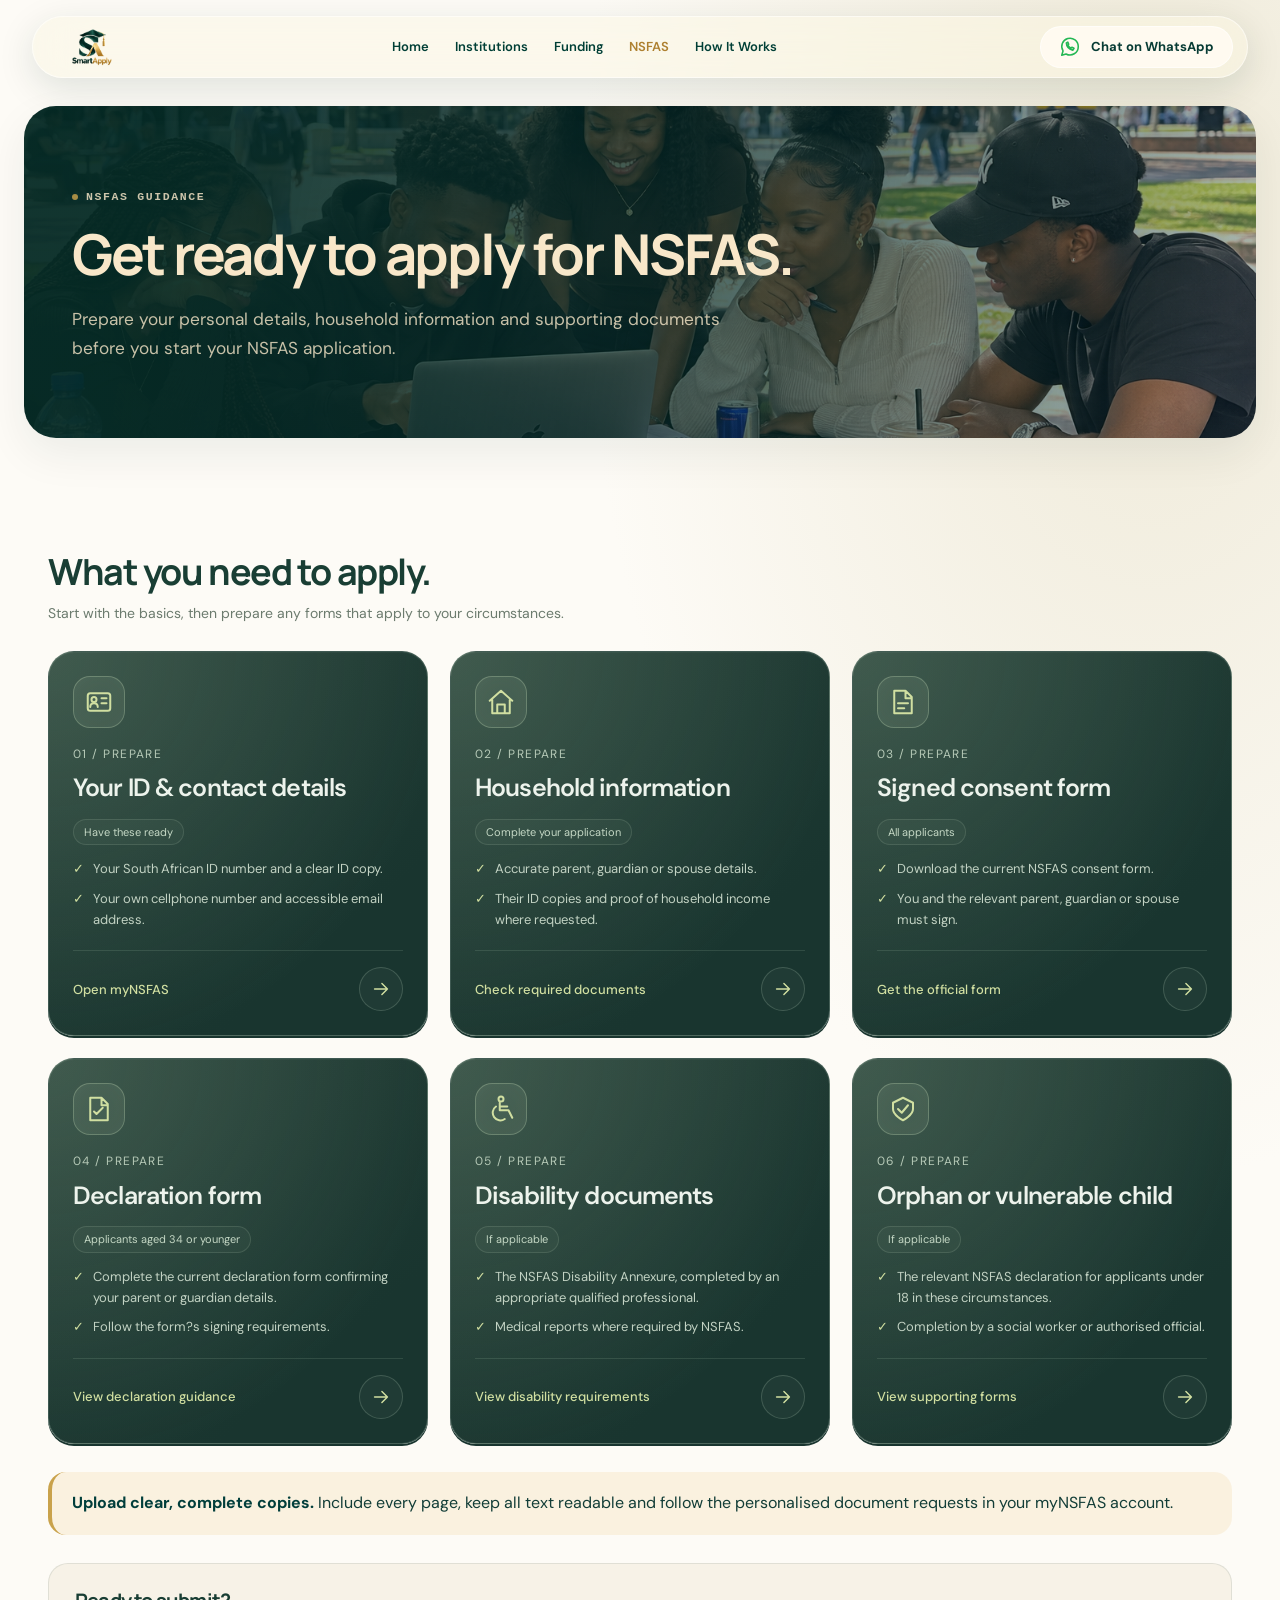
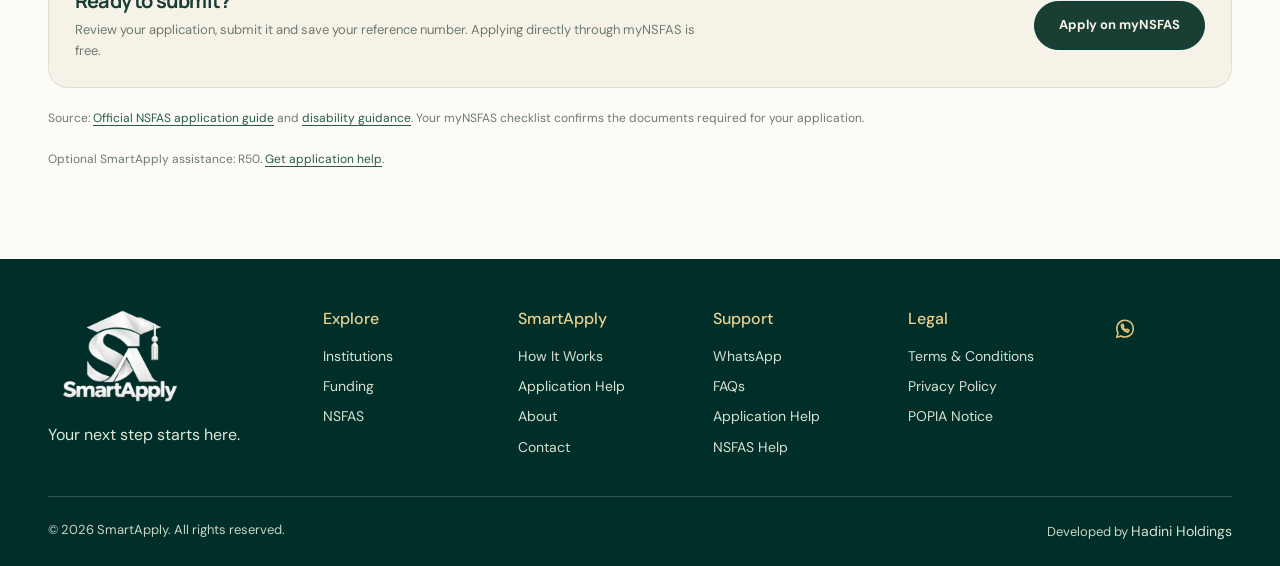
<file: nsfas.html>
<!DOCTYPE html><html lang="en-ZA"><head><meta charset="UTF-8"><meta name="viewport" content="width=device-width,initial-scale=1"><title>NSFAS | SmartApply SA</title><meta name="description" content="Prepare your personal details, household information and supporting documents before you start your NSFAS application."><link rel="icon" href="images/Favicon.png"><link rel="stylesheet" href="info-pages.css"><link rel="stylesheet" href="design-system.css"><style>.resource-link{display:inline-flex;align-items:center;gap:12px;min-height:44px;margin-top:18px;color:#075447;font-weight:700;text-decoration:underline;text-underline-offset:4px}.support-page .info-card p{line-height:1.7}.support-page header .nav-links{gap:22px}.support-page header .nav-links a{font-size:.85rem}.support-page header .nav-actions{display:flex;align-items:center;gap:16px}.support-page header .menu{display:none}.support-page header .btn{display:flex;align-items:center;gap:10px}.support-page header svg{width:24px;height:24px}.support-page .nav-actions .wa-icon{display:flex}.support-page header .logo img{height:60px;width:110px;object-fit:contain}@media(max-width:1000px){.support-page header .nav-links{display:none}.support-page header .nav-links.open{display:flex;position:absolute;top:90px;left:0;right:0;background:#fff8e9;padding:22px;border-radius:20px;flex-direction:column;align-items:flex-start}.support-page header .menu{display:block}.support-page header .nav-actions>.btn{display:none}}</style><link rel="stylesheet" href="site-shell.css"><link rel="stylesheet" href="institution-cards.css"><link rel="stylesheet" href="nsfas-cards.css"></head><body class="support-page nsfas-page"><a class="skip-link" href="#main-content">Skip to content</a><header class="site-header"><nav class="wrap" aria-label="Main navigation"><a href="index.html" class="logo" aria-label="SmartApply home"><img src="images/Logo.png" width="216" height="72" alt="SmartApply SA"></a><div class="nav-links"><a href="index.html">Home</a><a href="institutions.html">Institutions</a><a href="funding.html">Funding</a><a href="nsfas.html" class="active" aria-current="page">NSFAS</a><a href="howitworks.html">How It Works</a></div><div class="nav-actions"><a class="btn" href="https://wa.me/27608235783?text=Hey%20SmartApply!%20I%20could%20use%20a%20hand%20with%20my%20application.%20Can%20you%20help%20me%20get%20started%3F" target="_blank" rel="noopener"><span class="wa-icon"><svg viewBox="0 0 24 24" fill="none" stroke="currentColor" stroke-width="1.7" stroke-linecap="round" stroke-linejoin="round" aria-hidden="true"><path d="M21 11.6a9 9 0 0 1-13.3 8L3 21l1.4-4.7A9 9 0 1 1 21 11.6Z"/><path d="M8 7.5c.2 4 3 6.8 7 8l1.4-2.1-2.4-1.2-1 1c-1.5-.7-2.7-1.9-3.3-3.4l.9-.8-1-2.3Z"/></svg></span>Chat on WhatsApp</a><button class="menu" type="button" aria-label="Open menu" aria-expanded="false"><svg viewBox="0 0 24 24" fill="none" stroke="currentColor" stroke-width="2" aria-hidden="true"><path d="M4 6h16M4 12h16M4 18h16"/></svg></button></div></nav></header><section class="page-hero"><div class="wrap"><span class="eyebrow">NSFAS guidance</span><h1>Get ready to apply for NSFAS.</h1><p>Prepare your personal details, household information and supporting documents before you start your NSFAS application.</p></div></section><main id="main-content"><section class="section"><div class="wrap"><div class="nsfas-heading"><h2>What you need to apply.</h2><p>Start with the basics, then prepare any forms that apply to your circumstances.</p></div><div class="content-grid"><article class="info-card institution-card nsfas-card"><div class="institution-card-top"><span class="institution-building"><svg viewBox="0 0 24 24" fill="none" stroke="currentColor" stroke-width="1.6" stroke-linecap="round" stroke-linejoin="round" aria-hidden="true"><rect x="3" y="5" width="18" height="14" rx="2"/><circle cx="8" cy="10" r="2"/><path d="M5 16c0-4 6-4 6 0m3-7h4m-4 4h4"/></svg></span></div><p class="institution-code">01 / PREPARE</p><h3 class="institution-title">Your ID & contact details</h3><span class="nsfas-requirement">Have these ready</span><ul class="nsfas-checklist"><li>Your South African ID number and a clear ID copy.</li><li>Your own cellphone number and accessible email address.</li></ul><div class="nsfas-card-action"><a class="institution-view" href="https://my.nsfas.org.za/" target="_blank" rel="noopener"><span>Open myNSFAS</span><span class="institution-arrow"><svg viewBox="0 0 24 24" fill="none" stroke="currentColor" stroke-width="1.6" stroke-linecap="round" stroke-linejoin="round" aria-hidden="true"><path d="M5 12h14m-6-6 6 6-6 6"/></svg></span></a></div></article><article class="info-card institution-card nsfas-card"><div class="institution-card-top"><span class="institution-building"><svg viewBox="0 0 24 24" fill="none" stroke="currentColor" stroke-width="1.6" stroke-linecap="round" stroke-linejoin="round" aria-hidden="true"><path d="m3 11 9-8 9 8M5 10v11h14V10m-10 11v-7h6v7"/></svg></span></div><p class="institution-code">02 / PREPARE</p><h3 class="institution-title">Household information</h3><span class="nsfas-requirement">Complete your application</span><ul class="nsfas-checklist"><li>Accurate parent, guardian or spouse details.</li><li>Their ID copies and proof of household income where requested.</li></ul><div class="nsfas-card-action"><a class="institution-view" href="https://www.nsfas.org.za/content/how-to-apply.html" target="_blank" rel="noopener"><span>Check required documents</span><span class="institution-arrow"><svg viewBox="0 0 24 24" fill="none" stroke="currentColor" stroke-width="1.6" stroke-linecap="round" stroke-linejoin="round" aria-hidden="true"><path d="M5 12h14m-6-6 6 6-6 6"/></svg></span></a></div></article><article class="info-card institution-card nsfas-card"><div class="institution-card-top"><span class="institution-building"><svg viewBox="0 0 24 24" fill="none" stroke="currentColor" stroke-width="1.6" stroke-linecap="round" stroke-linejoin="round" aria-hidden="true"><path d="M14 3H5v18h14V8l-5-5Zm0 0v6h5M8 13h8m-8 4h5"/></svg></span></div><p class="institution-code">03 / PREPARE</p><h3 class="institution-title">Signed consent form</h3><span class="nsfas-requirement">All applicants</span><ul class="nsfas-checklist"><li>Download the current NSFAS consent form.</li><li>You and the relevant parent, guardian or spouse must sign.</li></ul><div class="nsfas-card-action"><a class="institution-view" href="https://www.nsfas.org.za/content/how-to-apply.html" target="_blank" rel="noopener"><span>Get the official form</span><span class="institution-arrow"><svg viewBox="0 0 24 24" fill="none" stroke="currentColor" stroke-width="1.6" stroke-linecap="round" stroke-linejoin="round" aria-hidden="true"><path d="M5 12h14m-6-6 6 6-6 6"/></svg></span></a></div></article><article class="info-card institution-card nsfas-card"><div class="institution-card-top"><span class="institution-building"><svg viewBox="0 0 24 24" fill="none" stroke="currentColor" stroke-width="1.6" stroke-linecap="round" stroke-linejoin="round" aria-hidden="true"><path d="M14 3H5v18h14V8l-5-5Zm0 0v6h5M8 14l2 2 5-5"/></svg></span></div><p class="institution-code">04 / PREPARE</p><h3 class="institution-title">Declaration form</h3><span class="nsfas-requirement">Applicants aged 34 or younger</span><ul class="nsfas-checklist"><li>Complete the current declaration form confirming your parent or guardian details.</li><li>Follow the form?s signing requirements.</li></ul><div class="nsfas-card-action"><a class="institution-view" href="https://www.nsfas.org.za/content/how-to-apply.html" target="_blank" rel="noopener"><span>View declaration guidance</span><span class="institution-arrow"><svg viewBox="0 0 24 24" fill="none" stroke="currentColor" stroke-width="1.6" stroke-linecap="round" stroke-linejoin="round" aria-hidden="true"><path d="M5 12h14m-6-6 6 6-6 6"/></svg></span></a></div></article><article class="info-card institution-card nsfas-card"><div class="institution-card-top"><span class="institution-building"><svg viewBox="0 0 24 24" fill="none" stroke="currentColor" stroke-width="1.6" stroke-linecap="round" stroke-linejoin="round" aria-hidden="true"><circle cx="12" cy="4" r="2"/><path d="M11 7v6h7l3 6M11 10h6M8 10a6 6 0 1 0 7 10"/></svg></span></div><p class="institution-code">05 / PREPARE</p><h3 class="institution-title">Disability documents</h3><span class="nsfas-requirement">If applicable</span><ul class="nsfas-checklist"><li>The NSFAS Disability Annexure, completed by an appropriate qualified professional.</li><li>Medical reports where required by NSFAS.</li></ul><div class="nsfas-card-action"><a class="institution-view" href="https://www.nsfas.org.za/content/disability-support.html" target="_blank" rel="noopener"><span>View disability requirements</span><span class="institution-arrow"><svg viewBox="0 0 24 24" fill="none" stroke="currentColor" stroke-width="1.6" stroke-linecap="round" stroke-linejoin="round" aria-hidden="true"><path d="M5 12h14m-6-6 6 6-6 6"/></svg></span></a></div></article><article class="info-card institution-card nsfas-card"><div class="institution-card-top"><span class="institution-building"><svg viewBox="0 0 24 24" fill="none" stroke="currentColor" stroke-width="1.6" stroke-linecap="round" stroke-linejoin="round" aria-hidden="true"><path d="m12 3 8 4v5c0 5-8 9-8 9s-8-4-8-9V7l8-4Z"/><path d="m8 12 3 3 5-6"/></svg></span></div><p class="institution-code">06 / PREPARE</p><h3 class="institution-title">Orphan or vulnerable child</h3><span class="nsfas-requirement">If applicable</span><ul class="nsfas-checklist"><li>The relevant NSFAS declaration for applicants under 18 in these circumstances.</li><li>Completion by a social worker or authorised official.</li></ul><div class="nsfas-card-action"><a class="institution-view" href="https://www.nsfas.org.za/content/how-to-apply.html" target="_blank" rel="noopener"><span>View supporting forms</span><span class="institution-arrow"><svg viewBox="0 0 24 24" fill="none" stroke="currentColor" stroke-width="1.6" stroke-linecap="round" stroke-linejoin="round" aria-hidden="true"><path d="M5 12h14m-6-6 6 6-6 6"/></svg></span></a></div></article></div><div class="notice"><strong>Upload clear, complete copies.</strong> Include every page, keep all text readable and follow the personalised document requests in your myNSFAS account.</div><div class="nsfas-next-step"><div><h3>Ready to submit?</h3><p>Review your application, submit it and save your reference number. Applying directly through myNSFAS is free.</p></div><a class="btn" href="https://my.nsfas.org.za/" target="_blank" rel="noopener">Apply on myNSFAS</a></div><p class="nsfas-source">Source: <a href="https://www.nsfas.org.za/content/how-to-apply.html" target="_blank" rel="noopener">Official NSFAS application guide</a> and <a href="https://www.nsfas.org.za/content/disability-support.html" target="_blank" rel="noopener">disability guidance</a>. Your myNSFAS checklist confirms the documents required for your application.</p><p class="nsfas-source">Optional SmartApply assistance: R50. <a href="https://wa.me/27608235783?text=Hey%20SmartApply!%20I%27d%20like%20some%20help%20with%20my%20NSFAS%20application.%20What%20do%20I%20need%20to%20get%20started%3F">Get application help</a>.</p></div></section></main><footer class="site-footer"><div class="sa-container"><div class="sa-footer-main"><div class="sa-footer-brand"><a class="logo" href="index.html"><img src="images/Glossy SmartApply Graduation Emblem.png" width="1536" height="1024" alt="SmartApply SA"></a><p>Your next step starts here.</p></div><div><h3>Explore</h3><ul><li><a href="institutions.html">Institutions</a></li><li><a href="funding.html">Funding</a></li><li><a href="nsfas.html">NSFAS</a></li></ul></div><div><h3>SmartApply</h3><ul><li><a href="howitworks.html">How It Works</a></li><li><a href="index.html#assistance">Application Help</a></li><li><a href="howitworks.html">About</a></li><li><a href="https://wa.me/27608235783?text=Hey%20SmartApply!%20I%27d%20like%20some%20help%20applying%20to%20a%20university%20or%20college.%20Where%20do%20we%20start%3F">Contact</a></li></ul></div><div><h3>Support</h3><ul><li><a href="https://wa.me/27608235783?text=Hey%20SmartApply!%20I%20could%20use%20a%20hand%20with%20my%20application.%20Can%20you%20help%20me%20get%20started%3F">WhatsApp</a></li><li><a href="faq.html">FAQs</a></li><li><a href="https://wa.me/27608235783?text=Hey%20SmartApply!%20I%27d%20like%20some%20help%20applying%20to%20a%20university%20or%20college.%20Where%20do%20we%20start%3F">Application Help</a></li><li><a href="https://wa.me/27608235783?text=Hey%20SmartApply!%20I%27d%20like%20some%20help%20with%20my%20NSFAS%20application.%20What%20do%20I%20need%20to%20get%20started%3F">NSFAS Help</a></li></ul></div><div><h3>Legal</h3><ul><li><a href="terms-conditions.html">Terms &amp; Conditions</a></li><li><a href="privacy-policy.html">Privacy Policy</a></li><li><a href="popia-notice.html">POPIA Notice</a></li></ul></div><div class="sa-social"><a href="https://wa.me/27608235783?text=Hey%20SmartApply!%20I%20could%20use%20a%20hand%20with%20my%20application.%20Can%20you%20help%20me%20get%20started%3F" aria-label="SmartApply on WhatsApp"><svg viewBox="0 0 24 24" fill="none" stroke="currentColor" stroke-width="1.7" stroke-linecap="round" stroke-linejoin="round" aria-hidden="true"><path d="M21 11.6a9 9 0 0 1-13.3 8L3 21l1.4-4.7A9 9 0 1 1 21 11.6Z"/><path d="M8 7.5c.2 4 3 6.8 7 8l1.4-2.1-2.4-1.2-1 1c-1.5-.7-2.7-1.9-3.3-3.4l.9-.8-1-2.3Z"/></svg></a></div></div><div class="sa-footer-bottom"><span>© 2026 SmartApply. All rights reserved.</span><span class="developer-credit">Developed by <a href="https://hadiniholdings.co.za" target="_blank" rel="noopener">Hadini Holdings</a></span></div></div></footer><script src="site-ui.js" defer></script><script src="chatbot.js" defer></script></body></html>
</file>
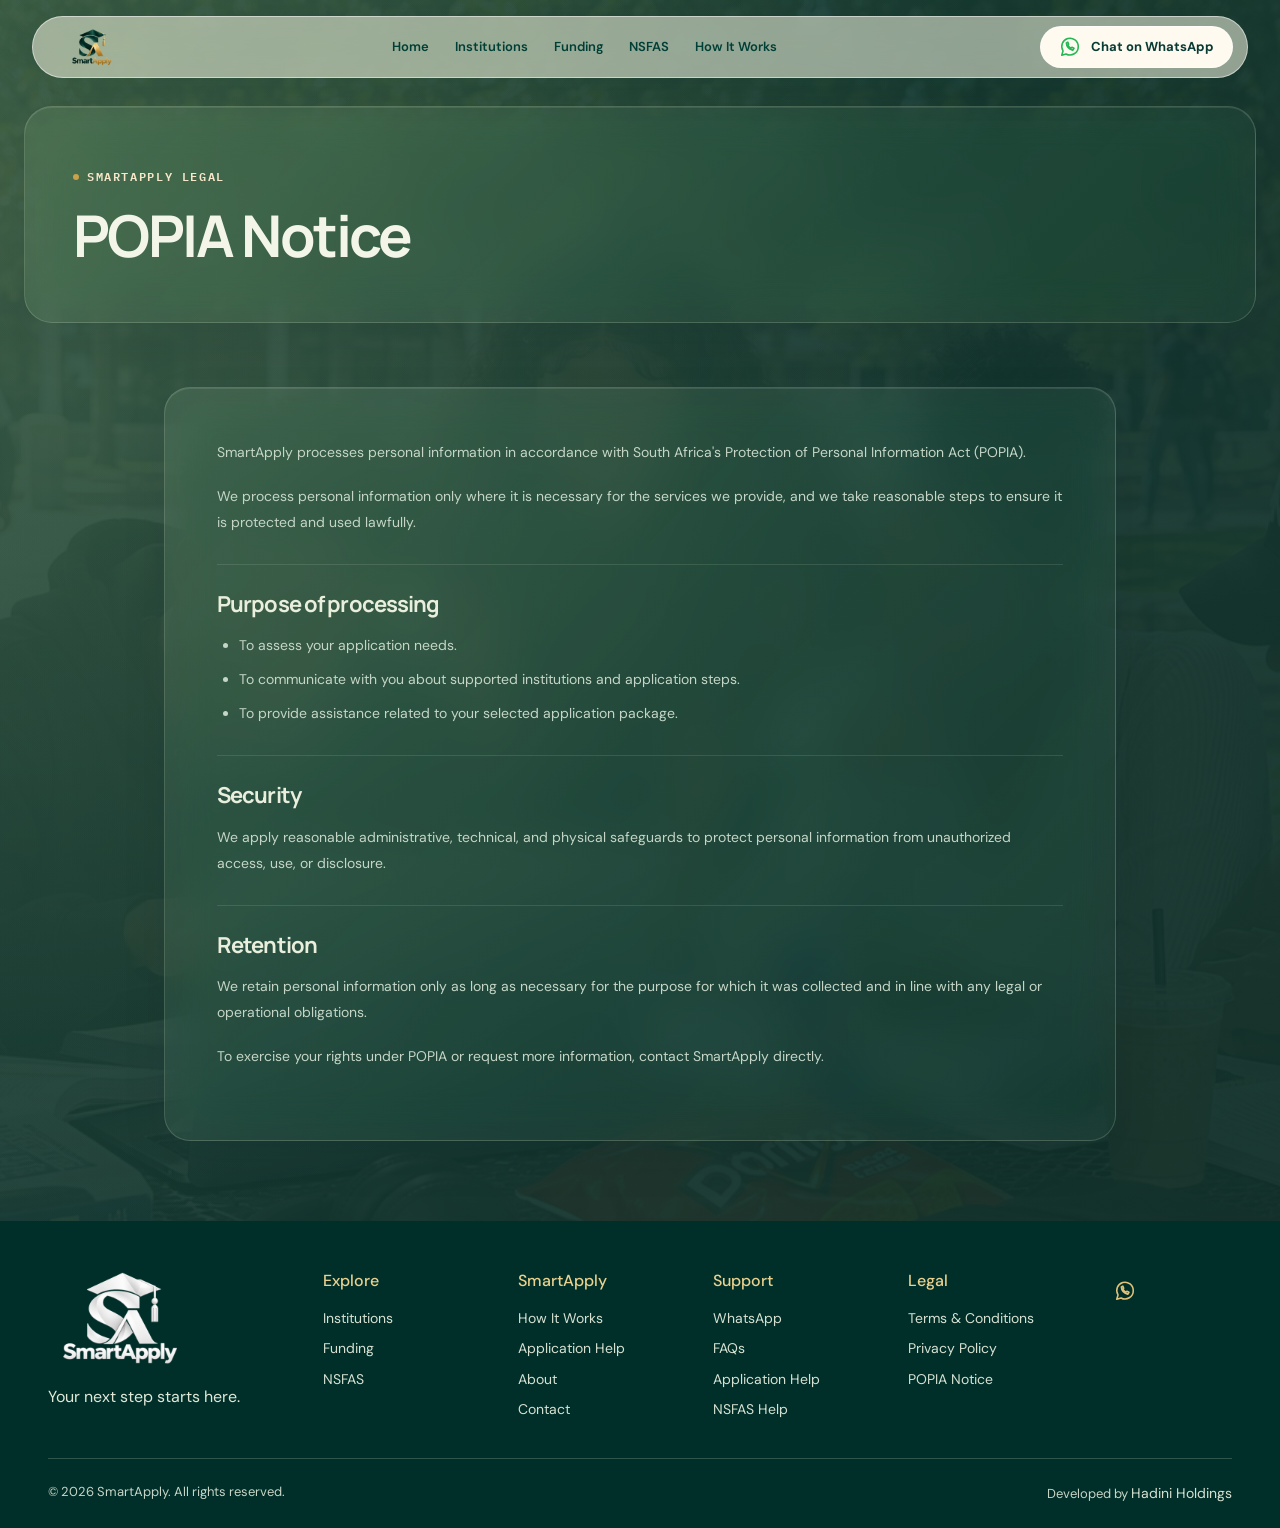
<file: popia-notice.html>
<!DOCTYPE html>
<html lang="en">
<head>
  <meta charset="UTF-8" />
  <meta name="viewport" content="width=device-width, initial-scale=1.0" />
  <title>POPIA Notice | SmartApply</title>
  <link rel="preconnect" href="https://fonts.googleapis.com">
  <link rel="preconnect" href="https://fonts.gstatic.com" crossorigin>
  <link href="https://fonts.googleapis.com/css2?family=Space+Grotesk:wght@400;500;600;700&family=Inter:wght@400;500;600;700;800&family=IBM+Plex+Mono:wght@400;500;600&display=swap" rel="stylesheet">
  <style>
    :root {
      --emerald:#0b211f; --mid:#1a4b44; --gold:#d7b36a; --cream:#f5efe6; --line: rgba(11,33,31,.12);
    }
    * { box-sizing:border-box; }
    body { margin:0; background:var(--cream); color:var(--emerald); font-family: Arial, sans-serif; line-height:1.6; }
    header { background: rgba(11,33,31,.96); }
    nav { max-width:1160px; margin:0 auto; padding:20px 28px; display:flex; justify-content:space-between; align-items:center; }
    .logo { color:#fff; text-decoration:none; font-weight:700; font-size:1.2rem; }
    .dot { display:inline-block; width:10px; height:10px; border-radius:50%; background:var(--gold); margin-right:8px; vertical-align:middle; }
    .nav-links { display:flex; gap:24px; flex-wrap:wrap; }
    .nav-links a { color:rgba(255,255,255,.82); text-decoration:none; }
    .nav-links a:hover { color:#fff; }
    main { max-width:900px; margin:0 auto; padding:60px 24px 80px; }
    .card { background:#fff; border:1px solid var(--line); border-radius:18px; padding:32px; box-shadow:0 18px 35px rgba(11,33,31,.05); }
    h1 { font-size:clamp(2rem,4vw,3rem); margin:0 0 20px; }
    h2 { margin-top:28px; font-size:1.2rem; }
    p, li { color:rgba(11,33,31,.75); }
    ul { padding-left:18px; }
    a { color:var(--mid); }
    footer { background:var(--emerald); color:rgba(248,231,201,.75); }
    .footer-inner { max-width:1160px; margin:0 auto; padding:30px 24px; text-align:center; }
    .footer-inner .logo { justify-content:center; margin-bottom:10px; }
    @media (max-width:700px){
      .nav-links {
        display:none;
        position:absolute;
        top:78px;
        left:16px;
        right:16px;
        flex-direction:column;
        align-items:flex-start;
        gap:12px;
        background:rgba(11,33,31,0.98);
        padding:18px 20px;
        border:1px solid rgba(255,255,255,0.08);
        border-radius:14px;
      }
      .nav-links.open { display:flex; }
      .burger { display:block; }
      nav { justify-content:space-between; }
    }
  </style>
  <link rel="stylesheet" href="legal.css">
<link rel="stylesheet" href="design-system.css">
<link rel="stylesheet" href="site-shell.css"><link rel="stylesheet" href="secondary-pages.css"></head>
<body class="page-popia-notice legal-page glass-page">
<a class="skip-link" href="#main-content">Skip to content</a>
  <header class="site-header"><nav class="wrap" aria-label="Main navigation"><a href="index.html" class="logo" aria-label="SmartApply home"><img src="images/Logo.png" width="216" height="72" alt="SmartApply SA"></a><div class="nav-links"><a href="index.html">Home</a><a href="institutions.html">Institutions</a><a href="funding.html">Funding</a><a href="nsfas.html">NSFAS</a><a href="howitworks.html">How It Works</a></div><div class="nav-actions"><a class="btn" href="https://wa.me/27608235783?text=Hey%20SmartApply!%20I%20could%20use%20a%20hand%20with%20my%20application.%20Can%20you%20help%20me%20get%20started%3F" target="_blank" rel="noopener"><span class="wa-icon"><svg viewBox="0 0 24 24" fill="none" stroke="currentColor" stroke-width="1.7" stroke-linecap="round" stroke-linejoin="round" aria-hidden="true"><path d="M21 11.6a9 9 0 0 1-13.3 8L3 21l1.4-4.7A9 9 0 1 1 21 11.6Z"/><path d="M8 7.5c.2 4 3 6.8 7 8l1.4-2.1-2.4-1.2-1 1c-1.5-.7-2.7-1.9-3.3-3.4l.9-.8-1-2.3Z"/></svg></span>Chat on WhatsApp</a><button class="menu" type="button" aria-label="Open menu" aria-expanded="false"><svg viewBox="0 0 24 24" fill="none" stroke="currentColor" stroke-width="2" aria-hidden="true"><path d="M4 6h16M4 12h16M4 18h16"/></svg></button></div></nav></header>

  <section class="legal-hero"><div class="legal-hero-inner"><span class="legal-eyebrow">SmartApply legal</span><h1>POPIA Notice</h1></div></section>

  <main id="main-content">
    <div class="card">
      <h1 hidden>POPIA Notice</h1>
      <p>SmartApply processes personal information in accordance with South Africa's Protection of Personal Information Act (POPIA).</p>
      <p>We process personal information only where it is necessary for the services we provide, and we take reasonable steps to ensure it is protected and used lawfully.</p>

      <h2>Purpose of processing</h2>
      <ul>
        <li>To assess your application needs.</li>
        <li>To communicate with you about supported institutions and application steps.</li>
        <li>To provide assistance related to your selected application package.</li>
      </ul>

      <h2>Security</h2>
      <p>We apply reasonable administrative, technical, and physical safeguards to protect personal information from unauthorized access, use, or disclosure.</p>

      <h2>Retention</h2>
      <p>We retain personal information only as long as necessary for the purpose for which it was collected and in line with any legal or operational obligations.</p>

      <p>To exercise your rights under POPIA or request more information, contact SmartApply directly.</p>
    </div>
  </main>

  <footer class="site-footer"><div class="sa-container"><div class="sa-footer-main"><div class="sa-footer-brand"><a class="logo" href="index.html"><img src="images/Glossy SmartApply Graduation Emblem.png" width="1536" height="1024" alt="SmartApply SA"></a><p>Your next step starts here.</p></div><div><h3>Explore</h3><ul><li><a href="institutions.html">Institutions</a></li><li><a href="funding.html">Funding</a></li><li><a href="nsfas.html">NSFAS</a></li></ul></div><div><h3>SmartApply</h3><ul><li><a href="howitworks.html">How It Works</a></li><li><a href="index.html#assistance">Application Help</a></li><li><a href="howitworks.html">About</a></li><li><a href="https://wa.me/27608235783?text=Hey%20SmartApply!%20I%27d%20like%20some%20help%20applying%20to%20a%20university%20or%20college.%20Where%20do%20we%20start%3F">Contact</a></li></ul></div><div><h3>Support</h3><ul><li><a href="https://wa.me/27608235783?text=Hey%20SmartApply!%20I%20could%20use%20a%20hand%20with%20my%20application.%20Can%20you%20help%20me%20get%20started%3F">WhatsApp</a></li><li><a href="faq.html">FAQs</a></li><li><a href="https://wa.me/27608235783?text=Hey%20SmartApply!%20I%27d%20like%20some%20help%20applying%20to%20a%20university%20or%20college.%20Where%20do%20we%20start%3F">Application Help</a></li><li><a href="https://wa.me/27608235783?text=Hey%20SmartApply!%20I%27d%20like%20some%20help%20with%20my%20NSFAS%20application.%20What%20do%20I%20need%20to%20get%20started%3F">NSFAS Help</a></li></ul></div><div><h3>Legal</h3><ul><li><a href="terms-conditions.html">Terms &amp; Conditions</a></li><li><a href="privacy-policy.html">Privacy Policy</a></li><li><a href="popia-notice.html">POPIA Notice</a></li></ul></div><div class="sa-social"><a href="https://wa.me/27608235783?text=Hey%20SmartApply!%20I%20could%20use%20a%20hand%20with%20my%20application.%20Can%20you%20help%20me%20get%20started%3F" aria-label="SmartApply on WhatsApp"><svg viewBox="0 0 24 24" fill="none" stroke="currentColor" stroke-width="1.7" stroke-linecap="round" stroke-linejoin="round" aria-hidden="true"><path d="M21 11.6a9 9 0 0 1-13.3 8L3 21l1.4-4.7A9 9 0 1 1 21 11.6Z"/><path d="M8 7.5c.2 4 3 6.8 7 8l1.4-2.1-2.4-1.2-1 1c-1.5-.7-2.7-1.9-3.3-3.4l.9-.8-1-2.3Z"/></svg></a></div></div><div class="sa-footer-bottom"><span>© 2026 SmartApply. All rights reserved.</span><span class="developer-credit">Developed by <a href="https://hadiniholdings.co.za" target="_blank" rel="noopener">Hadini Holdings</a></span></div></div></footer>
  <script>
    const navToggle = document.querySelector('.burger');
    const navLinks = document.querySelector('.nav-links');
    if (navToggle && navLinks) {
      navToggle.addEventListener('click', () => {
        const isOpen = navLinks.classList.toggle('open');
        navToggle.setAttribute('aria-expanded', String(isOpen));
      });
      window.addEventListener('resize', () => {
        if (window.innerWidth > 700) {
          navLinks.classList.remove('open');
          navToggle.setAttribute('aria-expanded', 'false');
        }
      });
    }
  </script>

<script src="site-ui.js" defer></script>
<script src="chatbot.js" defer></script></body>
</html>
</file>
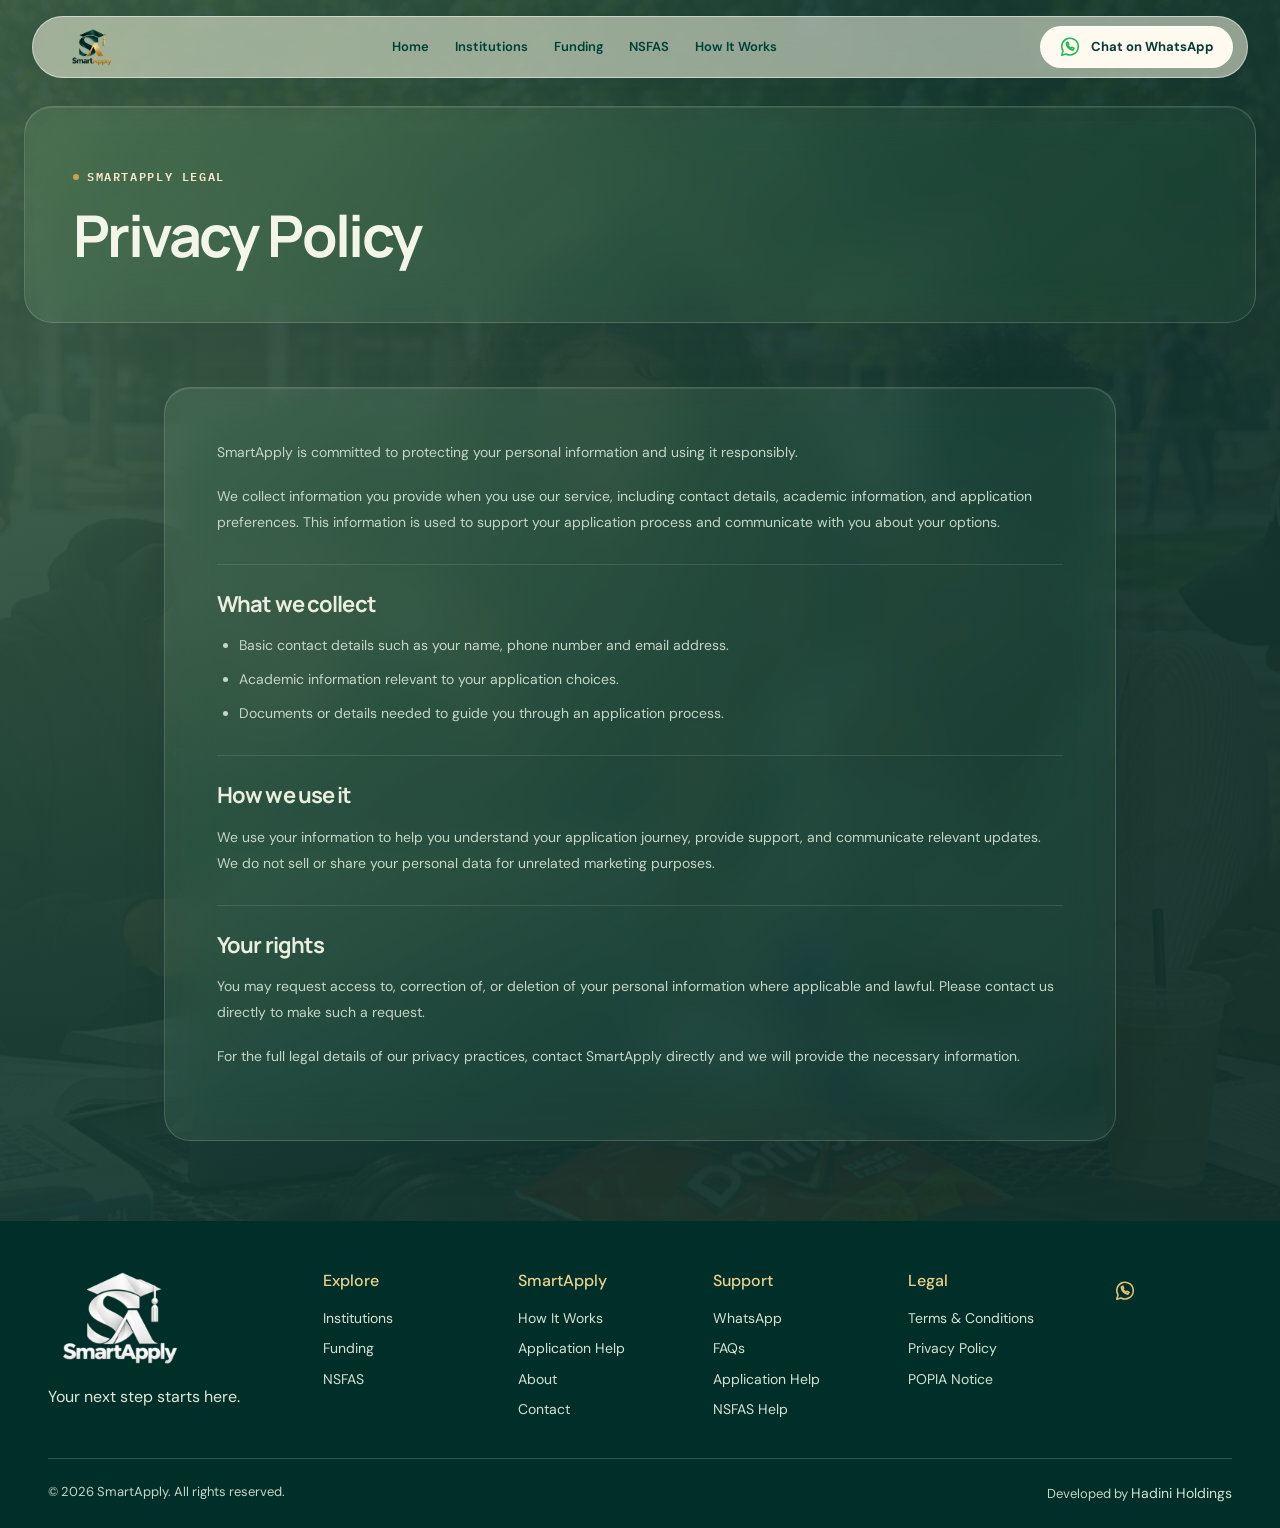
<file: privacy-policy.html>
<!DOCTYPE html>
<html lang="en">
<head>
  <meta charset="UTF-8" />
  <meta name="viewport" content="width=device-width, initial-scale=1.0" />
  <title>Privacy Policy | SmartApply</title>
  <link rel="preconnect" href="https://fonts.googleapis.com">
  <link rel="preconnect" href="https://fonts.gstatic.com" crossorigin>
  <link href="https://fonts.googleapis.com/css2?family=Space+Grotesk:wght@400;500;600;700&family=Inter:wght@400;500;600;700;800&family=IBM+Plex+Mono:wght@400;500;600&display=swap" rel="stylesheet">
  <style>
    :root {
      --emerald:#0b211f; --mid:#1a4b44; --gold:#d7b36a; --cream:#f5efe6; --champagne:#f5e6c8; --sage:#dfe9e6; --line: rgba(11,33,31,.12);
    }
    * { box-sizing:border-box; }
    body { margin:0; background:var(--cream); color:var(--emerald); font-family: Arial, sans-serif; line-height:1.6; }
    header { background: rgba(11,33,31,.96); }
    nav { max-width:1160px; margin:0 auto; padding:20px 28px; display:flex; justify-content:space-between; align-items:center; position:relative; }
    .logo { color:#fff; text-decoration:none; font-weight:700; font-size:1.2rem; display:flex; align-items:center; }
    .logo img { height:38px; width:auto; display:block; }
    .nav-links { display:flex; gap:24px; flex-wrap:wrap; }
    .nav-links a { color:rgba(255,255,255,.82); text-decoration:none; }
    .nav-links a:hover { color:#fff; }
    .burger { display:none; background:none; border:none; color:#fff; }
    .burger svg { width:24px; height:24px; }
    main { max-width:900px; margin:0 auto; padding:60px 24px 80px; }
    .card { background:#fff; border:1px solid var(--line); border-radius:18px; padding:32px; box-shadow:0 18px 35px rgba(11,33,31,.05); }
    h1 { font-size:clamp(2rem,4vw,3rem); margin:0 0 20px; }
    h2 { margin-top:28px; font-size:1.2rem; }
    p, li { color:rgba(11,33,31,.75); }
    ul { padding-left:18px; }
    a { color:var(--mid); text-decoration:none; }
    footer { background:var(--emerald); color:rgba(248,231,201,.75); }
    .footer-inner { max-width:1160px; margin:0 auto; padding:30px 24px; text-align:center; }
    .footer-inner .logo { justify-content:center; margin-bottom:10px; }
    @media (max-width:700px){
      .nav-links {
        display:none;
        position:absolute;
        top:78px;
        left:16px;
        right:16px;
        flex-direction:column;
        align-items:flex-start;
        gap:12px;
        background:rgba(11,33,31,0.98);
        padding:18px 20px;
        border:1px solid rgba(255,255,255,0.08);
        border-radius:14px;
      }
      .nav-links.open { display:flex; }
      .burger { display:block; }
      nav { justify-content:space-between; }
    }
    html{scroll-behavior:smooth} body{background:#FDFBF6;color:#0B211F;font-family:'Inter',sans-serif} header{position:sticky;top:0;z-index:100;background:rgba(248,231,201,.92);backdrop-filter:blur(14px);border-bottom:1px solid rgba(1,62,59,.16)} nav.wrap{max-width:1180px;height:76px;padding:0 24px}.logo{color:#013E3B;font-family:'Space Grotesk',sans-serif}.nav-links{align-items:center;gap:36px}.nav-links a{color:#013E3B;font-size:.95rem;font-weight:500;position:relative;padding:4px 0}.nav-links a::after{content:"";position:absolute;left:0;bottom:-2px;width:0;height:2px;background:#C9A24B;transition:width .25s ease}.nav-links a:hover::after{width:100%}.nav-cta{display:flex;align-items:center;gap:18px}.nav-cta .btn{display:inline-flex;padding:10px 18px;border:1.5px solid #013E3B;border-radius:100px;color:#013E3B;font-size:.84rem;font-weight:600}.burger,.burger svg{color:#013E3B}.legal-hero{background:#013E3B;color:#F8E7C9;padding:64px 24px 58px}.legal-hero-inner{max-width:1180px;margin:0 auto}.legal-eyebrow{color:#F8E7C9;font:600 .72rem 'IBM Plex Mono',monospace;letter-spacing:.14em;text-transform:uppercase}.legal-eyebrow::before{content:"";display:inline-block;width:6px;height:6px;margin:0 8px 1px 0;border-radius:50%;background:#C9A24B}.legal-hero h1{margin:16px 0 0;color:#F8E7C9;font:700 clamp(2.2rem,4.6vw,3.4rem)/1.05 'Space Grotesk',sans-serif;letter-spacing:-.02em}main{max-width:900px;padding:64px 24px 90px}.card{padding:0;background:transparent;border:0;border-radius:0;box-shadow:none}main h1{font-family:'Space Grotesk',sans-serif}h2{margin-top:38px;color:#013E3B;font:700 1.35rem/1.1 'Space Grotesk',sans-serif}p,li{color:rgba(11,33,31,.75)}p{margin:0 0 18px}ul{margin:0 0 18px;padding-left:22px}li{margin:8px 0}a{color:#0B5A54}footer{background:#013E3B;color:rgba(248,231,201,.75)}.footer-wrap{max-width:1180px;margin:0 auto;padding:64px 24px 24px}.footer-top{display:grid;grid-template-columns:1.5fr 1fr 1fr 1fr;gap:36px;padding-bottom:48px}.footer-top .logo{display:flex;margin-bottom:16px}.footer-top .logo img{height:42px;width:auto}.footer-top p{max-width:220px;color:rgba(248,231,201,.62);font-size:.9rem}.footer-col h4{margin:0 0 16px;color:#F8E7C9;font:600 .95rem 'Space Grotesk',sans-serif}.footer-col ul{list-style:none;margin:0;padding:0}.footer-col li{margin:10px 0}.footer-col a{color:rgba(248,231,201,.68);font-size:.88rem}.footer-col a:hover{color:#F8E7C9}.footer-bottom{display:flex;justify-content:space-between;gap:18px;padding-top:22px;border-top:1px solid rgba(248,231,201,.16);color:rgba(248,231,201,.5);font:400 .72rem 'IBM Plex Mono',monospace}.footer-bottom a{color:#C9A24B}@media(max-width:900px){.nav-links{display:none;position:absolute;top:76px;left:16px;right:16px;flex-direction:column;align-items:flex-start;gap:18px;background:rgba(248,231,201,.98);border:1px solid rgba(1,62,59,.16);border-radius:18px;padding:18px 20px;box-shadow:0 18px 38px -18px rgba(1,62,59,.35)}.nav-links.open{display:flex}.burger{display:block}.nav-cta .btn{display:none}}@media(max-width:700px){.footer-top{grid-template-columns:1fr 1fr;gap:28px 18px}.footer-bottom{flex-direction:column}}@media(max-width:560px){main{padding:48px 20px 68px}.legal-hero{padding:52px 20px 46px}.footer-wrap{padding:48px 20px 20px}.footer-top{grid-template-columns:1fr}}
  </style>
<link rel="stylesheet" href="design-system.css">
<link rel="stylesheet" href="site-shell.css"><link rel="stylesheet" href="secondary-pages.css"></head>
<body class="page-privacy-policy legal-page glass-page">
<a class="skip-link" href="#main-content">Skip to content</a>
  <header class="site-header"><nav class="wrap" aria-label="Main navigation"><a href="index.html" class="logo" aria-label="SmartApply home"><img src="images/Logo.png" width="216" height="72" alt="SmartApply SA"></a><div class="nav-links"><a href="index.html">Home</a><a href="institutions.html">Institutions</a><a href="funding.html">Funding</a><a href="nsfas.html">NSFAS</a><a href="howitworks.html">How It Works</a></div><div class="nav-actions"><a class="btn" href="https://wa.me/27608235783?text=Hey%20SmartApply!%20I%20could%20use%20a%20hand%20with%20my%20application.%20Can%20you%20help%20me%20get%20started%3F" target="_blank" rel="noopener"><span class="wa-icon"><svg viewBox="0 0 24 24" fill="none" stroke="currentColor" stroke-width="1.7" stroke-linecap="round" stroke-linejoin="round" aria-hidden="true"><path d="M21 11.6a9 9 0 0 1-13.3 8L3 21l1.4-4.7A9 9 0 1 1 21 11.6Z"/><path d="M8 7.5c.2 4 3 6.8 7 8l1.4-2.1-2.4-1.2-1 1c-1.5-.7-2.7-1.9-3.3-3.4l.9-.8-1-2.3Z"/></svg></span>Chat on WhatsApp</a><button class="menu" type="button" aria-label="Open menu" aria-expanded="false"><svg viewBox="0 0 24 24" fill="none" stroke="currentColor" stroke-width="2" aria-hidden="true"><path d="M4 6h16M4 12h16M4 18h16"/></svg></button></div></nav></header>

  <section class="legal-hero"><div class="legal-hero-inner"><span class="legal-eyebrow">SmartApply legal</span><h1>Privacy Policy</h1></div></section>

  <main id="main-content">
    <div class="card">
      <h1 hidden>Privacy Policy</h1>
      <p>SmartApply is committed to protecting your personal information and using it responsibly.</p>
      <p>We collect information you provide when you use our service, including contact details, academic information, and application preferences. This information is used to support your application process and communicate with you about your options.</p>

      <h2>What we collect</h2>
      <ul>
        <li>Basic contact details such as your name, phone number and email address.</li>
        <li>Academic information relevant to your application choices.</li>
        <li>Documents or details needed to guide you through an application process.</li>
      </ul>

      <h2>How we use it</h2>
      <p>We use your information to help you understand your application journey, provide support, and communicate relevant updates. We do not sell or share your personal data for unrelated marketing purposes.</p>

      <h2>Your rights</h2>
      <p>You may request access to, correction of, or deletion of your personal information where applicable and lawful. Please contact us directly to make such a request.</p>

      <p>For the full legal details of our privacy practices, contact SmartApply directly and we will provide the necessary information.</p>
    </div>
  </main>

  <footer class="site-footer"><div class="sa-container"><div class="sa-footer-main"><div class="sa-footer-brand"><a class="logo" href="index.html"><img src="images/Glossy SmartApply Graduation Emblem.png" width="1536" height="1024" alt="SmartApply SA"></a><p>Your next step starts here.</p></div><div><h3>Explore</h3><ul><li><a href="institutions.html">Institutions</a></li><li><a href="funding.html">Funding</a></li><li><a href="nsfas.html">NSFAS</a></li></ul></div><div><h3>SmartApply</h3><ul><li><a href="howitworks.html">How It Works</a></li><li><a href="index.html#assistance">Application Help</a></li><li><a href="howitworks.html">About</a></li><li><a href="https://wa.me/27608235783?text=Hey%20SmartApply!%20I%27d%20like%20some%20help%20applying%20to%20a%20university%20or%20college.%20Where%20do%20we%20start%3F">Contact</a></li></ul></div><div><h3>Support</h3><ul><li><a href="https://wa.me/27608235783?text=Hey%20SmartApply!%20I%20could%20use%20a%20hand%20with%20my%20application.%20Can%20you%20help%20me%20get%20started%3F">WhatsApp</a></li><li><a href="faq.html">FAQs</a></li><li><a href="https://wa.me/27608235783?text=Hey%20SmartApply!%20I%27d%20like%20some%20help%20applying%20to%20a%20university%20or%20college.%20Where%20do%20we%20start%3F">Application Help</a></li><li><a href="https://wa.me/27608235783?text=Hey%20SmartApply!%20I%27d%20like%20some%20help%20with%20my%20NSFAS%20application.%20What%20do%20I%20need%20to%20get%20started%3F">NSFAS Help</a></li></ul></div><div><h3>Legal</h3><ul><li><a href="terms-conditions.html">Terms &amp; Conditions</a></li><li><a href="privacy-policy.html">Privacy Policy</a></li><li><a href="popia-notice.html">POPIA Notice</a></li></ul></div><div class="sa-social"><a href="https://wa.me/27608235783?text=Hey%20SmartApply!%20I%20could%20use%20a%20hand%20with%20my%20application.%20Can%20you%20help%20me%20get%20started%3F" aria-label="SmartApply on WhatsApp"><svg viewBox="0 0 24 24" fill="none" stroke="currentColor" stroke-width="1.7" stroke-linecap="round" stroke-linejoin="round" aria-hidden="true"><path d="M21 11.6a9 9 0 0 1-13.3 8L3 21l1.4-4.7A9 9 0 1 1 21 11.6Z"/><path d="M8 7.5c.2 4 3 6.8 7 8l1.4-2.1-2.4-1.2-1 1c-1.5-.7-2.7-1.9-3.3-3.4l.9-.8-1-2.3Z"/></svg></a></div></div><div class="sa-footer-bottom"><span>© 2026 SmartApply. All rights reserved.</span><span class="developer-credit">Developed by <a href="https://hadiniholdings.co.za" target="_blank" rel="noopener">Hadini Holdings</a></span></div></div></footer>
  <script>
    const navToggle = document.querySelector('.burger');
    const navLinks = document.querySelector('.nav-links');
    if (navToggle && navLinks) {
      navToggle.addEventListener('click', () => {
        const isOpen = navLinks.classList.toggle('open');
        navToggle.setAttribute('aria-expanded', String(isOpen));
      });
      window.addEventListener('resize', () => {
        if (window.innerWidth > 700) {
          navLinks.classList.remove('open');
          navToggle.setAttribute('aria-expanded', 'false');
        }
      });
    }
  </script>

<script src="site-ui.js" defer></script>
<script src="chatbot.js" defer></script></body>
</html>
</file>
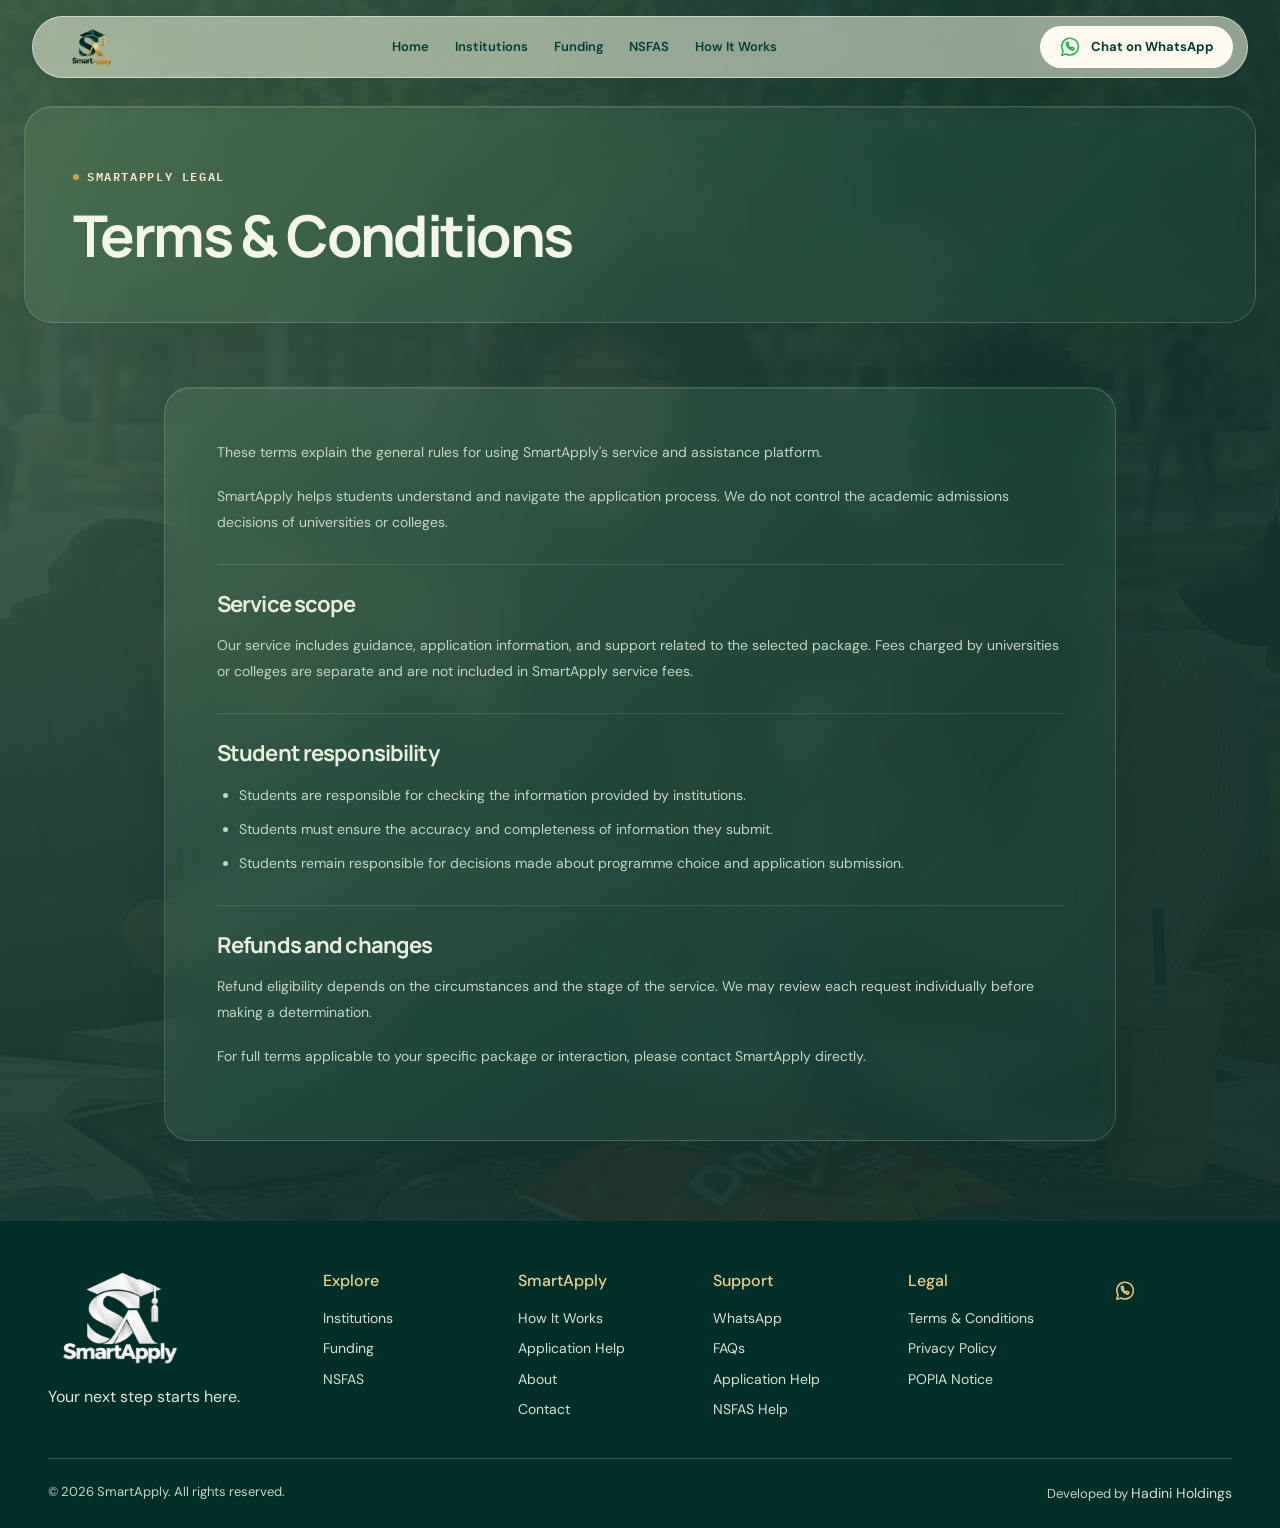
<file: terms-conditions.html>
<!DOCTYPE html>
<html lang="en">
<head>
  <meta charset="UTF-8" />
  <meta name="viewport" content="width=device-width, initial-scale=1.0" />
  <title>Terms & Conditions | SmartApply</title>
  <link rel="preconnect" href="https://fonts.googleapis.com">
  <link rel="preconnect" href="https://fonts.gstatic.com" crossorigin>
  <link href="https://fonts.googleapis.com/css2?family=Space+Grotesk:wght@400;500;600;700&family=Inter:wght@400;500;600;700;800&family=IBM+Plex+Mono:wght@400;500;600&display=swap" rel="stylesheet">
  <style>
    :root {
      --emerald:#0b211f; --mid:#1a4b44; --gold:#d7b36a; --cream:#f5efe6; --line: rgba(11,33,31,.12);
    }
    * { box-sizing:border-box; }
    body { margin:0; background:var(--cream); color:var(--emerald); font-family: Arial, sans-serif; line-height:1.6; }
    header { background: rgba(11,33,31,.96); }
    nav { max-width:1160px; margin:0 auto; padding:20px 28px; display:flex; justify-content:space-between; align-items:center; }
    .logo { color:#fff; text-decoration:none; font-weight:700; font-size:1.2rem; }
    .dot { display:inline-block; width:10px; height:10px; border-radius:50%; background:var(--gold); margin-right:8px; vertical-align:middle; }
    .nav-links { display:flex; gap:24px; flex-wrap:wrap; }
    .nav-links a { color:rgba(255,255,255,.82); text-decoration:none; }
    .nav-links a:hover { color:#fff; }
    main { max-width:900px; margin:0 auto; padding:60px 24px 80px; }
    .card { background:#fff; border:1px solid var(--line); border-radius:18px; padding:32px; box-shadow:0 18px 35px rgba(11,33,31,.05); }
    h1 { font-size:clamp(2rem,4vw,3rem); margin:0 0 20px; }
    h2 { margin-top:28px; font-size:1.2rem; }
    p, li { color:rgba(11,33,31,.75); }
    ul { padding-left:18px; }
    a { color:var(--mid); }
    footer { background:var(--emerald); color:rgba(248,231,201,.75); }
    .footer-inner { max-width:1160px; margin:0 auto; padding:30px 24px; text-align:center; }
    .footer-inner .logo { justify-content:center; margin-bottom:10px; }
    @media (max-width:700px){
      .nav-links {
        display:none;
        position:absolute;
        top:78px;
        left:16px;
        right:16px;
        flex-direction:column;
        align-items:flex-start;
        gap:12px;
        background:rgba(11,33,31,0.98);
        padding:18px 20px;
        border:1px solid rgba(255,255,255,0.08);
        border-radius:14px;
      }
      .nav-links.open { display:flex; }
      .burger { display:block; }
      nav { justify-content:space-between; }
    }
  </style>
  <link rel="stylesheet" href="legal.css">
<link rel="stylesheet" href="design-system.css">
<link rel="stylesheet" href="site-shell.css"><link rel="stylesheet" href="secondary-pages.css"></head>
<body class="page-terms-conditions legal-page glass-page">
<a class="skip-link" href="#main-content">Skip to content</a>
  <header class="site-header"><nav class="wrap" aria-label="Main navigation"><a href="index.html" class="logo" aria-label="SmartApply home"><img src="images/Logo.png" width="216" height="72" alt="SmartApply SA"></a><div class="nav-links"><a href="index.html">Home</a><a href="institutions.html">Institutions</a><a href="funding.html">Funding</a><a href="nsfas.html">NSFAS</a><a href="howitworks.html">How It Works</a></div><div class="nav-actions"><a class="btn" href="https://wa.me/27608235783?text=Hey%20SmartApply!%20I%20could%20use%20a%20hand%20with%20my%20application.%20Can%20you%20help%20me%20get%20started%3F" target="_blank" rel="noopener"><span class="wa-icon"><svg viewBox="0 0 24 24" fill="none" stroke="currentColor" stroke-width="1.7" stroke-linecap="round" stroke-linejoin="round" aria-hidden="true"><path d="M21 11.6a9 9 0 0 1-13.3 8L3 21l1.4-4.7A9 9 0 1 1 21 11.6Z"/><path d="M8 7.5c.2 4 3 6.8 7 8l1.4-2.1-2.4-1.2-1 1c-1.5-.7-2.7-1.9-3.3-3.4l.9-.8-1-2.3Z"/></svg></span>Chat on WhatsApp</a><button class="menu" type="button" aria-label="Open menu" aria-expanded="false"><svg viewBox="0 0 24 24" fill="none" stroke="currentColor" stroke-width="2" aria-hidden="true"><path d="M4 6h16M4 12h16M4 18h16"/></svg></button></div></nav></header>

  <section class="legal-hero"><div class="legal-hero-inner"><span class="legal-eyebrow">SmartApply legal</span><h1>Terms &amp; Conditions</h1></div></section>

  <main id="main-content">
    <div class="card">
      <h1 hidden>Terms & Conditions</h1>
      <p>These terms explain the general rules for using SmartApply's service and assistance platform.</p>
      <p>SmartApply helps students understand and navigate the application process. We do not control the academic admissions decisions of universities or colleges.</p>

      <h2>Service scope</h2>
      <p>Our service includes guidance, application information, and support related to the selected package. Fees charged by universities or colleges are separate and are not included in SmartApply service fees.</p>

      <h2>Student responsibility</h2>
      <ul>
        <li>Students are responsible for checking the information provided by institutions.</li>
        <li>Students must ensure the accuracy and completeness of information they submit.</li>
        <li>Students remain responsible for decisions made about programme choice and application submission.</li>
      </ul>

      <h2>Refunds and changes</h2>
      <p>Refund eligibility depends on the circumstances and the stage of the service. We may review each request individually before making a determination.</p>

      <p>For full terms applicable to your specific package or interaction, please contact SmartApply directly.</p>
    </div>
  </main>

  <footer class="site-footer"><div class="sa-container"><div class="sa-footer-main"><div class="sa-footer-brand"><a class="logo" href="index.html"><img src="images/Glossy SmartApply Graduation Emblem.png" width="1536" height="1024" alt="SmartApply SA"></a><p>Your next step starts here.</p></div><div><h3>Explore</h3><ul><li><a href="institutions.html">Institutions</a></li><li><a href="funding.html">Funding</a></li><li><a href="nsfas.html">NSFAS</a></li></ul></div><div><h3>SmartApply</h3><ul><li><a href="howitworks.html">How It Works</a></li><li><a href="index.html#assistance">Application Help</a></li><li><a href="howitworks.html">About</a></li><li><a href="https://wa.me/27608235783?text=Hey%20SmartApply!%20I%27d%20like%20some%20help%20applying%20to%20a%20university%20or%20college.%20Where%20do%20we%20start%3F">Contact</a></li></ul></div><div><h3>Support</h3><ul><li><a href="https://wa.me/27608235783?text=Hey%20SmartApply!%20I%20could%20use%20a%20hand%20with%20my%20application.%20Can%20you%20help%20me%20get%20started%3F">WhatsApp</a></li><li><a href="faq.html">FAQs</a></li><li><a href="https://wa.me/27608235783?text=Hey%20SmartApply!%20I%27d%20like%20some%20help%20applying%20to%20a%20university%20or%20college.%20Where%20do%20we%20start%3F">Application Help</a></li><li><a href="https://wa.me/27608235783?text=Hey%20SmartApply!%20I%27d%20like%20some%20help%20with%20my%20NSFAS%20application.%20What%20do%20I%20need%20to%20get%20started%3F">NSFAS Help</a></li></ul></div><div><h3>Legal</h3><ul><li><a href="terms-conditions.html">Terms &amp; Conditions</a></li><li><a href="privacy-policy.html">Privacy Policy</a></li><li><a href="popia-notice.html">POPIA Notice</a></li></ul></div><div class="sa-social"><a href="https://wa.me/27608235783?text=Hey%20SmartApply!%20I%20could%20use%20a%20hand%20with%20my%20application.%20Can%20you%20help%20me%20get%20started%3F" aria-label="SmartApply on WhatsApp"><svg viewBox="0 0 24 24" fill="none" stroke="currentColor" stroke-width="1.7" stroke-linecap="round" stroke-linejoin="round" aria-hidden="true"><path d="M21 11.6a9 9 0 0 1-13.3 8L3 21l1.4-4.7A9 9 0 1 1 21 11.6Z"/><path d="M8 7.5c.2 4 3 6.8 7 8l1.4-2.1-2.4-1.2-1 1c-1.5-.7-2.7-1.9-3.3-3.4l.9-.8-1-2.3Z"/></svg></a></div></div><div class="sa-footer-bottom"><span>© 2026 SmartApply. All rights reserved.</span><span class="developer-credit">Developed by <a href="https://hadiniholdings.co.za" target="_blank" rel="noopener">Hadini Holdings</a></span></div></div></footer>
  <script>
    const navToggle = document.querySelector('.burger');
    const navLinks = document.querySelector('.nav-links');
    if (navToggle && navLinks) {
      navToggle.addEventListener('click', () => {
        const isOpen = navLinks.classList.toggle('open');
        navToggle.setAttribute('aria-expanded', String(isOpen));
      });
      window.addEventListener('resize', () => {
        if (window.innerWidth > 700) {
          navLinks.classList.remove('open');
          navToggle.setAttribute('aria-expanded', 'false');
        }
      });
    }
  </script>

<script src="site-ui.js" defer></script>
<script src="chatbot.js" defer></script></body>
</html>
</file>
<file: design-system.css>
/* Shared SmartApply visual system. Existing page layouts and behavior are retained. */
@import url('https://fonts.googleapis.com/css2?family=DM+Sans:wght@400;500;600;700&family=Manrope:wght@500;600;700;800&display=swap');
:root{--brand-green:#013e3b;--brand-green-dark:#092d29;--brand-cream:#f8e7c9;--brand-gold:#c9a24b;--surface-light:#fdfbf6;--glass-light:rgba(255,250,238,.78);--glass-dark:rgba(18,67,61,.76);--border-glass:rgba(255,250,238,.4);--text-primary:#123d37;--text-secondary:#586963;--radius-section:32px;--radius-card:24px;--shadow-soft:0 16px 44px rgba(18,49,40,.07);--shadow-glass:0 24px 64px rgba(0,26,23,.18);--space-section:clamp(56px,7vw,104px);--transition:250ms ease;--blur:20px;--green:var(--brand-green);--emerald:var(--brand-green);--cream:var(--brand-cream);--champagne:var(--brand-cream);--gold:var(--brand-gold);--max:1400px;--max-w:1400px}
html{scroll-padding-top:130px}body{font-family:'DM Sans',sans-serif;background:radial-gradient(ellipse at 90% 10%,#eee9d7 0,transparent 35%),var(--surface-light);color:var(--text-primary);line-height:1.65}h1,h2,h3,h4,.display,.inst-name{font-family:'Manrope',sans-serif;letter-spacing:-.04em}h1,h2{line-height:1.1}img{max-width:100%}a,button,input,select{ -webkit-tap-highlight-color:transparent}button,input,select{font:inherit}a,button{touch-action:manipulation}.wrap{width:calc(100% - 96px);max-width:1400px;padding-left:0;padding-right:0;margin-left:auto;margin-right:auto}.eyebrow{line-height:1.6}.skip-link{position:fixed;top:10px;left:24px;z-index:1000;background:var(--brand-cream);color:var(--brand-green);padding:10px 22px;border-radius:99px;transform:translateY(-160%)}.skip-link:focus{transform:none}
header{position:sticky;top:24px;width:calc(100% - 96px);max-width:1460px;margin:24px auto 28px;border:1px solid var(--border-glass);border-radius:28px;background:var(--glass-light);box-shadow:var(--shadow-soft);z-index:100;backdrop-filter:blur(var(--blur));-webkit-backdrop-filter:blur(var(--blur))}header nav.wrap{width:100%;max-width:none;height:84px;padding:0 30px;gap:24px;position:relative}header .logo img{width:auto;height:44px;max-width:190px}header .nav-links{gap:clamp(18px,2.5vw,40px)}header .nav-links a{font-family:'DM Sans',sans-serif;font-size:.95rem;font-weight:600;color:var(--brand-green);white-space:nowrap;padding:10px 0}header .nav-links a:after{height:2px;bottom:2px}header .nav-links a.active:after{width:100%;right:0}header .btn{background:#fff9ec;color:var(--brand-green);border:1px solid rgba(255,255,255,.65);font-size:.9rem;padding:13px 23px;box-shadow:none}header .menu,header .burger{padding:10px;min-width:44px;min-height:44px;border-radius:12px;color:var(--brand-green)}.wa-icon{width:23px;height:23px;flex-shrink:0;color:#38a965}.btn{border-radius:999px;min-height:48px;padding:14px 24px;transition:transform var(--transition),box-shadow var(--transition),background var(--transition);line-height:1.4}.btn:hover{transform:translateY(-2px);box-shadow:0 10px 24px rgba(0,35,29,.12)}.btn-light{background:#fff4dc;color:var(--brand-green)}.btn-outline,.btn-ghost{border:1px solid rgba(1,62,59,.25)}
.section,.section-soft,.section-champagne,.section-emerald{padding-top:var(--space-section);padding-bottom:var(--space-section)}.cream,.section-alt,.section-champagne,.green,.section-emerald,.cta-band,.page-hero,.page-header,.legal-hero,body.page-howitworks .hero{width:calc(100% - 48px);max-width:1496px;margin:24px auto;border-radius:var(--radius-section);overflow:clip}.cream,.section-alt,.section-champagne{background:radial-gradient(ellipse at 0 0,rgba(255,255,255,.65),transparent 70%),#f3ead8}.green,.section-emerald,.cta-band{background:radial-gradient(ellipse at 100% 0,rgba(201,162,75,.16),transparent 65%),linear-gradient(125deg,#164b43,#082f2c)}.page-hero,.page-header,.legal-hero,body.page-howitworks .hero{background:linear-gradient(100deg,rgba(5,42,36,.95) 10%,rgba(5,42,36,.65) 65%,rgba(5,42,36,.32)),url('images/bg1.png') center 42%/cover;padding:76px 0;box-shadow:var(--shadow-soft);color:var(--brand-cream)}.page-hero h1,.page-header h1,.legal-hero h1,body.page-howitworks .hero h1{font-family:'Manrope',sans-serif;font-size:clamp(2.5rem,4.4vw,4.5rem);max-width:840px}.legal-hero-inner{width:calc(100% - 96px);max-width:1400px;margin:auto}.section-head,.section-intro{margin-bottom:40px}.section-head p,.section-intro p{line-height:1.7}.section .eyebrow{color:#8b6b2c}.section-emerald .eyebrow,.green .eyebrow{color:var(--brand-cream)}
:is(.value-card,.feature-card,.info-card,.finder-panel,.price-card,.check-card,.type-card,.assistance-card,.package,.inst-card,.feat-card,.step-card){border:1px solid rgba(1,62,59,.11);border-radius:var(--radius-card);background:rgba(255,253,247,.88);box-shadow:var(--shadow-soft);transition:transform var(--transition),box-shadow var(--transition),border-color var(--transition)}:is(.value-card,.feature-card,.info-card,.check-card,.type-card,.inst-card,.feat-card):hover{transform:translateY(-3px);border-color:rgba(201,162,75,.55);box-shadow:0 22px 44px rgba(18,49,40,.1)}.path,.quote,.audience-card,.checklist-footer,.instead-box{border-radius:var(--radius-card)}.price-card.featured,.assistance-card.featured,.package.featured{background:linear-gradient(145deg,#20594e,#0a3932);border:1px solid rgba(248,231,201,.45);box-shadow:var(--shadow-glass)}.does-card{padding:26px 20px;background:rgba(248,231,201,.07);border:1px solid rgba(248,231,201,.15);border-radius:var(--radius-card)}.icon,.check-icon,.does-icon{border-radius:14px}.notice,.assistance-note,.checklist-footer{border-radius:18px;background:rgba(248,231,201,.5)}.mission{gap:clamp(28px,6vw,90px)}.process .step{padding:20px;border-radius:var(--radius-card);background:rgba(255,253,247,.78);border:1px solid rgba(1,62,59,.08)}.process:before{top:54px}.step-num{border-color:#fffdf7}.feature-card{min-height:260px}.faq-list{display:grid;gap:12px}.faq-item{padding:0 24px;border:1px solid rgba(1,62,59,.1);border-radius:18px;background:rgba(255,253,247,.8)}.faq-q{font-family:'Manrope',sans-serif;min-height:68px;align-items:center;gap:18px;line-height:1.5}.faq-item.open .faq-a{max-height:none}.faq-a p{padding-bottom:24px}.final,.final-cta,.cta-band{position:relative;padding-top:80px;padding-bottom:80px}.cta-band h2,.final h2,.final-cta h2{line-height:1.15}
/* Directory and detail dialog retain their live data, filtering and pagination. */
.search-section{background:transparent;padding-top:30px}.search-section>.wrap{padding:28px;border-radius:var(--radius-card);background:var(--glass-light);border:1px solid rgba(1,62,59,.1);box-shadow:var(--shadow-soft);backdrop-filter:blur(14px)}.search-bar{background:rgba(255,255,255,.8);box-shadow:none}.search-bar input{min-width:0}.filter-select select,.field,input:not([type=checkbox]),select{border-radius:14px;background-color:#fffcf5;color:var(--text-primary);min-height:48px}.filter-select select{font-size:.88rem}.pill{min-height:44px}.inst-card{padding:26px}.inst-top{flex-wrap:wrap;gap:18px}.inst-logo,.feat-logo{border-radius:16px;background:linear-gradient(140deg,#efe2c5,#faf4e8);color:var(--brand-green);border:1px solid rgba(201,162,75,.22)}.inst-name{line-height:1.4}.status{line-height:1.5;font-size:.7rem}.featured-section{background:transparent}.feat-card{min-width:285px}.modal-overlay{background:rgba(3,27,23,.5);backdrop-filter:blur(8px)}.modal{border-radius:28px;border:1px solid var(--border-glass);box-shadow:var(--shadow-glass);max-height:90dvh;overflow:auto}.modal-head{background:linear-gradient(120deg,#1d5147,#092f2c)}.modal-close{min-width:44px;min-height:44px}.modal-body{background:#fffaf0}.results-meta{color:var(--text-secondary)}
/* Document readiness is personal to this browser; no document uploads are involved. */
.document-progress{padding:22px 26px;background:var(--glass-light);border:1px solid rgba(1,62,59,.12);border-radius:22px;margin-bottom:24px;box-shadow:var(--shadow-soft)}.document-progress-top{display:flex;justify-content:space-between;gap:16px;flex-wrap:wrap}.document-progress small{display:block;color:var(--text-secondary);margin-top:6px}.document-progress progress{width:100%;height:8px;margin-top:16px;accent-color:var(--brand-green);border:0;border-radius:99px;overflow:hidden}.document-progress progress::-webkit-progress-bar{background:#e4e7dc}.document-progress progress::-webkit-progress-value{background:#316653;border-radius:99px}.document-ready{display:flex;align-items:center;gap:10px;margin-top:22px;font-weight:600;font-size:.88rem;cursor:pointer;min-height:44px}.document-ready input{width:20px;height:20px;accent-color:var(--brand-green)}.info-card:has(input:checked){border-color:#629775;background:#f0f5eb}.document-tag{float:right;font-size:.68rem;letter-spacing:.04em;border-radius:99px;background:#f3ead6;padding:5px 10px;color:#725a2d}.document-guide .number{clear:both;padding-top:12px}
.journey{display:grid;grid-template-columns:repeat(4,1fr);gap:18px;margin-top:34px}.journey a{padding:26px;border:1px solid rgba(1,62,59,.12);border-radius:24px;background:var(--glass-light);box-shadow:var(--shadow-soft);transition:transform var(--transition)}.journey a:hover{transform:translateY(-3px)}.journey span{font-family:'IBM Plex Mono',monospace;color:#8b6b2c;font-size:.8rem}.journey h3{font-size:1.3rem;color:var(--brand-green);margin:16px 0 10px}.journey p{color:var(--text-secondary);font-size:.92rem}
footer,footer.footer{width:calc(100% - 48px);max-width:1496px;margin:24px auto 0;border-radius:32px 32px 0 0;background:#092f2c;color:var(--brand-cream);padding:64px 0 26px}footer .footer-wrap{width:calc(100% - 96px);max-width:1400px;padding:0;margin:auto}footer .logo img{filter:none!important;background:#fff8e8;padding:10px 14px;border-radius:14px;height:64px;width:auto!important}footer ul{list-style:none;padding:0}footer li{margin:0}footer h4{color:var(--brand-gold);font-family:'IBM Plex Mono',monospace;font-size:.75rem}footer p,footer a,footer li{color:#d8dfd1}footer .footer-bottom{color:#b8c7bc}footer .footer-bottom a{color:#e5c47b}.footer-grid,.footer-top{gap:32px}.legal-page main{max-width:1000px;margin:auto;padding:40px 24px 80px}.legal-page main .card{background:#fffdf8;padding:clamp(24px,5vw,60px);border:1px solid rgba(1,62,59,.1);border-radius:28px;box-shadow:var(--shadow-soft)}.legal-page main h2{font-family:'Manrope',sans-serif;line-height:1.4}.legal-page main a{text-decoration:underline;text-underline-offset:3px}.legal-page main p,.legal-page main li{line-height:1.8}
/* Reference-inspired home hero. All text and UI remain real HTML. */
.page-home header{margin-bottom:-110px}.page-home .hero{width:calc(100% - 32px);max-width:1560px;margin:0 auto;border-radius:36px;min-height:850px;background:linear-gradient(90deg,rgba(15,24,24,.73),rgba(15,24,24,.42) 44%,rgba(15,24,24,.06)),linear-gradient(0deg,rgba(16,24,25,.35),transparent 75%),url('images/bg1.png') center/cover;overflow:hidden}.page-home .hero>.wrap{min-height:850px;display:grid;grid-template-columns:1.04fr 1fr;gap:6%;align-items:center;padding:198px 0 64px;width:calc(100% - 144px);max-width:1400px}.page-home .hero-copy{max-width:620px}.page-home .hero .eyebrow{font-size:.73rem;letter-spacing:.3em;color:#f2ce82;gap:14px}.page-home .hero h1{font:800 clamp(3.25rem,4.7vw,5rem)/1.035 'Manrope',sans-serif;letter-spacing:-.035em;margin-top:20px;color:#fffaf0;max-width:650px}.page-home .hero h1 span{color:#f8e7c9}.page-home .hero-lede{color:#fffaf1;font-size:clamp(.98rem,1.28vw,1.18rem);max-width:540px;line-height:1.6;margin-top:26px}.page-home .hero-actions{flex-wrap:nowrap;gap:16px;margin-top:32px}.page-home .hero-actions .btn{padding:18px 25px;font-size:.94rem;white-space:nowrap}.page-home .hero .btn-ghost{background:rgba(255,250,238,.08);border-color:rgba(255,250,238,.6);color:#fffaf0;backdrop-filter:blur(8px)}.application-scene{position:relative;width:100%;align-self:center;margin-top:140px}.application-card{position:relative;background:var(--glass-dark);backdrop-filter:blur(var(--blur));-webkit-backdrop-filter:blur(var(--blur));border:1px solid rgba(255,250,238,.48);border-radius:28px;padding:30px;color:#fffaf0;box-shadow:inset 0 1px 1px rgba(255,255,255,.2),var(--shadow-glass)}.application-top{display:flex;justify-content:space-between;gap:20px;padding-bottom:24px;border-bottom:1px solid rgba(255,250,238,.35)}.application-label{display:block;font:400 .75rem 'IBM Plex Mono',monospace;letter-spacing:.08em;color:#c7cfc0;margin-bottom:7px}.application-top strong{font-size:1.8rem;font-weight:700;line-height:1.2}.application-status{text-align:right}.ready-badge{display:inline-flex;align-items:center;gap:10px;border:1px solid rgba(255,255,255,.12);border-radius:99px;padding:7px 13px;background:rgba(255,255,255,.09);font-size:1rem;font-weight:600}.ready-badge:before{content:'';width:11px;height:11px;border-radius:50%;background:#56c582}.application-grid{display:grid;grid-template-columns:1fr 1fr;gap:26px 18px;padding:26px 0}.application-fact{display:flex;gap:14px;align-items:center}.application-fact svg{width:29px;height:29px;flex-shrink:0;stroke:#f1d69f}.application-fact strong{font-size:1.05rem}.application-message{display:flex;gap:17px;align-items:center;padding:17px;background:rgba(255,250,238,.13);border-radius:20px;font:400 .72rem/1.7 'IBM Plex Mono',monospace;letter-spacing:.07em}.application-message svg{width:28px;height:28px;flex-shrink:0;color:#ecc66d}.floating-badge{display:flex;align-items:center;gap:12px;background:#fffcf3;color:var(--brand-green);border:1px solid rgba(255,255,255,.7);border-radius:20px;padding:17px 20px;box-shadow:var(--shadow-glass);font-size:.88rem;font-weight:700;position:absolute;z-index:2}.floating-badge svg{width:23px;height:23px}.submitted-badge{right:-22px;top:-45px}.submitted-badge svg{color:#46ac6b}.institutions-badge{left:-48px;bottom:-22px}.institutions-badge svg{color:#b98f40}.hero-preview-note{position:absolute;bottom:-54px;right:2px;font-size:.65rem;color:#fff5dc;text-shadow:0 1px 3px #000}.page-home .trust{margin:16px auto 0;width:calc(100% - 48px);max-width:1496px;border-radius:20px;background:#16473f;padding:20px}.page-home .trust .wrap{width:calc(100% - 32px)}.help-bubble{position:fixed;bottom:26px;right:26px;width:58px;height:58px;display:grid;place-items:center;background:var(--glass-dark);backdrop-filter:blur(14px);border:1px solid rgba(255,255,255,.35);border-radius:50%;color:#fff8e6;box-shadow:var(--shadow-glass);z-index:40}.help-bubble svg{width:28px;height:28px}
:focus-visible{outline:3px solid #ac8129;outline-offset:4px}.field:focus-within,.search-bar:focus-within{outline:3px solid #ac8129;outline-offset:3px}input,select{scroll-margin-top:140px}
@supports not (backdrop-filter:blur(1px)){header,.search-section>.wrap{background:#faf3e3}.application-card,.help-bubble{background:#214d43}}
@media(min-width:1800px){.page-home .hero{margin-top:8px}}
@media(max-width:1150px){header nav.wrap{gap:18px;padding:0 22px}header .nav-links{gap:18px}header .logo img{height:36px}header .btn{padding:12px 16px}.page-home .hero>.wrap{width:calc(100% - 96px);gap:4%}.page-home .hero h1{font-size:clamp(3rem,5.1vw,4rem)}.page-home .hero-actions{flex-wrap:wrap}.application-card{padding:24px}.application-label{font-size:.65rem}.application-grid{gap:24px 12px}.application-fact{gap:9px}.feature-grid{grid-template-columns:repeat(3,1fr)}}
@media(max-width:900px){header{width:calc(100% - 40px);top:16px;margin-top:16px;border-radius:22px}header nav.wrap{height:72px}.wrap{width:calc(100% - 48px)}header .nav-links{display:none;position:absolute;top:82px;left:0;right:0;flex-direction:column;align-items:stretch;gap:5px;background:#fff7e7;border:1px solid rgba(1,62,59,.15);border-radius:22px;padding:18px 24px;box-shadow:var(--shadow-glass)}header .nav-links.open{display:flex}header .burger,header .menu{display:block}header .nav-actions .btn,header .nav-cta .btn,header .sign-in{display:none}.page-home header{margin-bottom:-88px}.page-home .hero>.wrap{padding-top:160px;gap:28px;width:calc(100% - 64px)}.page-home .hero h1{font-size:clamp(3rem,6vw,4rem)}.page-home .hero-actions .btn{padding:15px 20px}.application-scene{margin-top:120px}.application-grid{grid-template-columns:1fr;gap:18px}.application-top strong{font-size:1.5rem}.application-status .application-label{display:none}.ready-badge{padding:6px 9px;font-size:.8rem}.application-message{font-size:.65rem}.submitted-badge{font-size:.75rem;right:-10px;padding:12px}.institutions-badge{left:-12px;font-size:.75rem;padding:12px}.journey{grid-template-columns:1fr 1fr}.legal-hero-inner{width:calc(100% - 48px)}.filter-row{grid-template-columns:1fr 1fr}.feature-grid{grid-template-columns:repeat(2,1fr)}.footer-grid,.footer-top{grid-template-columns:1fr 1fr}.page-home .hero-lede{font-size:1rem}}
@media(max-width:680px){.wrap{width:calc(100% - 40px)}header{width:calc(100% - 32px);top:12px}header nav.wrap{padding:0 18px;height:68px}header .logo img{height:36px}.page-home header{margin-bottom:-84px}.page-home .hero{width:calc(100% - 16px);border-radius:26px;background-position:48% center;background-image:linear-gradient(90deg,rgba(10,28,25,.84),rgba(10,28,25,.45)),url('images/bg1.png')}.page-home .hero>.wrap{display:flex;flex-direction:column;align-items:stretch;padding:140px 0 65px;gap:0;min-height:0;width:calc(100% - 40px)}.page-home .hero h1{font-size:clamp(2.8rem,10vw,4rem);max-width:100%}.page-home .hero .eyebrow{font-size:.6rem;letter-spacing:.22em}.page-home .hero-lede{font-size:1rem;line-height:1.7}.page-home .hero-actions{gap:10px;margin-top:24px}.page-home .hero-actions .btn{font-size:.88rem;flex:1;width:100%}.application-scene{margin:55px 0 0}.application-card{padding:22px;border-radius:24px}.application-grid{grid-template-columns:1fr 1fr;gap:24px 14px}.application-fact{gap:10px}.application-fact strong{font-size:.94rem}.application-fact svg{width:24px;height:24px}.application-label{font-size:.6rem}.application-top strong{font-size:1.5rem}.application-status .application-label{display:block}.application-message{font-size:.65rem}.submitted-badge,.institutions-badge{display:none}.hero-preview-note{bottom:-30px}.cream,.section-alt,.section-champagne,.green,.section-emerald,.cta-band,.page-hero,.page-header,.legal-hero,body.page-howitworks .hero{width:calc(100% - 16px);border-radius:24px;margin:16px auto}.page-hero,.page-header,.legal-hero,body.page-howitworks .hero{padding:52px 0}.page-hero h1,.page-header h1,.legal-hero h1,body.page-howitworks .hero h1{font-size:clamp(2.2rem,9vw,3rem)}.section-head{margin-bottom:28px}.section-head h2{font-size:2rem}.feature-grid,.value-grid,.audience-grid,.content-grid{grid-template-columns:1fr}.search-section>.wrap{width:calc(100% - 32px);padding:18px}.filter-row{grid-template-columns:1fr}.filter-pills{gap:8px}.pill{padding:10px 14px;font-size:.8rem}.inst-card{padding:22px}.inst-actions{flex-wrap:wrap}.inst-actions .btn{flex:1;min-width:120px}.journey{grid-template-columns:1fr}.journey a{padding:24px}.faq-item{padding:0 18px}.faq-q{font-size:.95rem}.faq-a{padding-right:0}.faq-a p{padding-right:0}.document-tag{float:none;display:inline-block}.document-progress{padding:20px}.legal-page main{padding:24px 16px 50px}.legal-hero-inner{width:calc(100% - 40px)}footer,footer.footer{width:calc(100% - 16px);border-radius:24px 24px 0 0;padding-top:48px}footer .footer-wrap{width:calc(100% - 40px)}.footer-grid,.footer-top{grid-template-columns:1fr 1fr;gap:32px 20px}.footer-grid>div:first-child,.footer-top>div:first-child{grid-column:1/-1}.footer-bottom{flex-direction:column;align-items:flex-start}.help-bubble{width:52px;height:52px;bottom:18px;right:18px}.page-home .trust{width:calc(100% - 16px)}.page-home .trust .wrap{width:100%;gap:12px}.page-home .trust span{font-size:.56rem}.feature-card{min-height:0}.process .step{padding:16px}.modal-body{padding:24px}.modal-actions .btn{min-width:100%}}
.mobile-more{display:none}.journey h3 svg{display:inline-block;width:18px;height:18px;vertical-align:middle}.application-fact .wa-icon{color:#f1d69f}.page-home header .sign-in{display:none}
@media(max-width:900px){.mobile-more{display:flex;flex-direction:column;gap:5px;border-top:1px solid rgba(1,62,59,.12);margin-top:8px;padding-top:8px}}
@media(prefers-reduced-motion:reduce){html{scroll-behavior:auto!important}*,*:before,*:after{scroll-behavior:auto!important;animation:none!important;transition:none!important}}
</file>
<file: homepage.css>
/* The education discovery homepage follows the supplied full-page reference. */
.sr-only{position:absolute;width:1px;height:1px;padding:0;margin:-1px;overflow:hidden;clip:rect(0,0,0,0);white-space:nowrap;border:0}
.landing-page header nav.wrap{display:flex;align-items:center;justify-content:space-between}.landing-page header .nav-links{display:flex;align-items:center}.landing-page header .nav-actions{display:flex;align-items:center;gap:16px}.landing-page header .btn{display:inline-flex;align-items:center;justify-content:center}.landing-page header .logo{display:flex;align-items:center;gap:0;flex-shrink:0}.landing-page header .logo img{height:62px;max-width:105px;width:105px;object-fit:contain}.landing-page .brand-name{font:italic 800 25px/1 'Manrope',sans-serif;letter-spacing:-.06em;color:#003f36;margin-left:-9px}.landing-page footer .brand-name{color:#fff8e6;margin-left:-8px;font-size:24px}.landing-page footer .logo{display:flex;align-items:center;gap:0}.landing-page footer .logo img{height:65px;width:100px!important;object-fit:contain}
@media(max-width:1200px){.landing-page header .brand-name{font-size:21px}.landing-page header .logo img{width:80px;height:54px}.landing-page header .nav-links{gap:15px}}
@media(max-width:900px){.landing-page header .nav-links{display:none}.landing-page header .nav-links.open{display:flex;flex-direction:column;align-items:stretch}.landing-page header .brand-name{font-size:24px}.landing-page header .logo img{width:85px;height:58px}}
.landing-page{--brand-green:#003f36;--brand-green-dark:#002e29;--brand-cream:#f6f0e2;--brand-gold:#d4a943;--brand-lime:#c9e68a;--home-width:1340px;background:var(--brand-green-dark);color:#faf8f1;margin:0;line-height:1.45}
.landing-page *{box-sizing:border-box}.landing-page a{text-decoration:none;color:inherit}.landing-page svg{width:24px;height:24px;flex:none}.landing-page h1,.landing-page h2,.landing-page h3,.landing-page p{margin:0}.landing-page h1,.landing-page h2,.landing-page h3{font-family:'Manrope',sans-serif;letter-spacing:-.045em}.landing-page h2{font-size:clamp(36px,4.1vw,60px);font-weight:800;line-height:1.08;color:#faf8f1}.landing-page .accent{color:var(--brand-lime)}.sa-container{width:calc(100% - 96px);max-width:var(--home-width);margin:0 auto}.sa-eyebrow{display:block;color:#e4d48f;font:600 12px/1.5 'DM Sans',sans-serif;letter-spacing:.3em;text-transform:uppercase;margin-bottom:18px}.sa-copy{font-size:clamp(16px,1.48vw,21px);line-height:1.48;max-width:520px;margin-top:20px!important}.sa-button{display:inline-flex;align-items:center;justify-content:center;gap:22px;min-height:54px;padding:16px 28px;border:1px solid transparent;border-radius:99px;background:#faf5e8;color:#073b34!important;font:700 16px/1.25 'DM Sans',sans-serif;cursor:pointer;transition:transform .25s,background .25s,box-shadow .25s}.sa-button svg{width:20px;height:20px}.sa-button:hover{transform:translateY(-2px);box-shadow:0 10px 28px #0002;background:#fffaf0}.sa-button-outline{background:#ffffff09;color:#fffaf0!important;border-color:#f6f0e270;backdrop-filter:blur(8px)}.sa-button-outline:hover{background:#ffffff1f}.sa-actions{display:flex;gap:18px;flex-wrap:wrap;margin-top:28px}.sa-glass{background:linear-gradient(130deg,rgba(171,206,180,.17),rgba(10,61,51,.42));border:1px solid #f6f0e23b;box-shadow:inset 0 1px 0 #ffffff13,0 10px 34px #001a1833;backdrop-filter:blur(16px);-webkit-backdrop-filter:blur(16px);border-radius:24px}
.landing-page header{position:absolute;top:18px;left:0;right:0;width:calc(100% - 148px);max-width:1340px;margin:0 auto;border-radius:99px;background:#fcf8e8d9;box-shadow:0 10px 36px #092e2920;backdrop-filter:blur(22px)}.landing-page header nav.wrap{height:88px;padding:0 22px 0 34px;gap:26px}.landing-page header .logo img{height:50px;width:auto;max-width:200px}.landing-page header .nav-links{gap:clamp(18px,2vw,32px)}.landing-page header .nav-links a{font-size:14px;font-weight:600;padding:12px 0}.landing-page header .nav-links a.active{color:#ae8030}.landing-page header .nav-links a:after{display:none}.landing-page header .btn{font-size:14px;gap:10px;padding:15px 20px;background:#fffaf0;white-space:nowrap}.landing-page header .wa-icon{color:#24b754;width:27px;height:27px}.landing-page header .menu{display:none}.sa-hero{position:relative;min-height:clamp(700px,54.4vw,850px);padding:180px 0 145px;background:linear-gradient(90deg,#001b19a6 0%,#001b191f 67%),linear-gradient(0deg,#002722a8,transparent 80%),url('images/campus-hero.jpg') center 47%/cover}.sa-hero-main{display:grid;grid-template-columns:1.1fr 1fr;gap:10%;align-items:center}.sa-hero-copy{max-width:560px}.sa-hero h1{font-size:clamp(54px,5.05vw,76px);font-weight:800;line-height:1.01;color:#fffdf6}.sa-hero h1 .accent{color:#eff0b4}.sa-hero .sa-copy{font-size:clamp(17px,1.55vw,22px);max-width:510px;line-height:1.35;margin-top:22px!important}.sa-hero .sa-eyebrow{margin-bottom:18px}.sa-hero .sa-actions{gap:18px;margin-top:22px}.sa-hero .sa-button{font-size:15px;padding:16px 27px;gap:20px}.sa-shortcuts{width:min(350px,100%);justify-self:end;display:grid;gap:16px}.sa-shortcut{display:flex;align-items:center;gap:18px;padding:24px;border-radius:28px;transition:transform .25s,border-color .25s}.sa-shortcut:hover{transform:translateX(-4px);border-color:#f4e6a880}.sa-shortcut:nth-child(1){background:linear-gradient(130deg,#73776e70,#25312f9c)}.sa-shortcut:nth-child(2){background:linear-gradient(130deg,#a49a6b55,#183b308c)}.sa-shortcut h2{font-size:20px;letter-spacing:-.02em;font-weight:700;line-height:1.2}.sa-shortcut p{font-size:14px;line-height:1.35;margin-top:7px}.sa-shortcut>svg{margin-left:auto;width:20px}.sa-line-icon{display:grid;place-items:center;width:54px;height:54px;border-radius:15px;background:#f6f0e20e;border:1px solid #f6f0e23d;box-shadow:inset 0 0 16px #ffffff0b;color:#e9d18e;flex-shrink:0}.sa-line-icon svg{width:30px;height:30px}.sa-shortcut:first-child .sa-line-icon{color:#fffaf1}.sa-quicknav{position:absolute;bottom:20px;left:0;right:0;max-width:1400px;width:calc(100% - 84px);margin:auto;display:grid;grid-template-columns:repeat(4,1fr);padding:20px 14px;border-radius:26px;background:linear-gradient(110deg,#67907c38,#ffffff24);gap:0}.sa-quicknav a{display:flex;gap:12px;align-items:center;padding:0 14px;border-right:1px solid #ffffff2b;transition:color .25s}.sa-quicknav a:last-child{border:0}.sa-quicknav a:hover{color:#f1d888}.sa-quicknav .sa-line-icon{width:45px;height:45px;border-radius:12px;color:#f3e6bd}.sa-quicknav .sa-line-icon svg{width:28px;height:28px}.sa-quicknav strong{display:block;font-size:15px;color:#e9d693;font-weight:600;white-space:nowrap}.sa-quicknav small{display:block;font-size:11px;line-height:1.4;margin-top:5px}
.sa-options{padding:58px 0 52px;background:radial-gradient(ellipse at 40% 0,#004b3d80,transparent 70%),#002f29;border-bottom:1px solid #c9e68a13}.sa-section-heading{text-align:center;margin-bottom:28px}.sa-section-heading .sa-eyebrow{margin-bottom:14px}.sa-section-heading p{font-size:17px;margin-top:16px}.sa-option-grid{display:grid;grid-template-columns:repeat(4,1fr);gap:22px}.sa-option{display:flex;flex-direction:column;padding:22px;min-height:284px;background:linear-gradient(145deg,#17574a70,#00332d70);border-radius:22px;transition:transform .25s,border-color .25s}.sa-option:hover{transform:translateY(-3px);border-color:#d9d99870}.sa-option .sa-line-icon{width:51px;height:51px;margin-bottom:16px}.sa-option h3{font-size:23px;font-weight:700;line-height:1.25;margin-bottom:12px}.sa-option p{font-size:16px;line-height:1.4;color:#e1e8da;margin-bottom:22px}.sa-card-link{display:flex;justify-content:space-between;gap:12px;align-items:center;border:1px solid #fff4d829;border-radius:99px;padding:12px 14px;font-size:14px;font-weight:600;margin-top:auto;min-height:44px}.sa-card-link svg{width:18px;height:18px}.sa-card-link:hover{background:#ffffff0c}.sa-coming-soon{color:#e2c875;background:transparent;cursor:default}
.sa-discover{position:relative;background:linear-gradient(90deg,#002f2beb,#002f2bc9),url('images/campus-hero.jpg') center 60%/cover;padding:44px 0;min-height:460px}.sa-discover>.sa-container{display:grid;grid-template-columns:.83fr 1.3fr;align-items:center;gap:40px}.sa-discover h2{font-size:clamp(38px,4.1vw,60px)}.sa-discover .sa-copy{font-size:20px;line-height:1.4}.sa-discover .sa-button{margin-top:25px}.sa-directory-preview{padding:20px;border-radius:26px;min-width:0;background:linear-gradient(130deg,#a9c9a524,#366f5e3b);box-shadow:inset 0 0 0 8px #bfdac50a,0 15px 45px #001f1a33}.sa-search{display:flex;align-items:center;gap:12px;padding:6px 12px 6px 18px;background:#d1e3cf29;border:1px solid #e6efd413;border-radius:99px;margin-bottom:18px}.sa-search>svg{width:21px;height:21px;color:#e2ecd9}.sa-search input{flex:1;min-width:0;background:transparent!important;color:white!important;border:0;border-radius:0;min-height:44px;font-size:14px;outline:0}.sa-search input::placeholder{color:#f5f6ec}.sa-search button{padding:10px;display:grid;place-items:center;border:0;background:none;color:white;min-width:44px;min-height:44px;cursor:pointer}.sa-search button svg{width:21px;height:21px}.sa-featured-institutions{display:grid;grid-template-columns:repeat(3,1fr);gap:14px;min-height:265px}.sa-institution{position:relative;display:flex;flex-direction:column;min-height:265px;overflow:hidden;border-radius:19px;border:1px solid #f6f0e22b;background:#00372ecc;isolation:isolate}.sa-institution-photo{position:absolute;inset:0;width:100%;height:100%;object-fit:cover;z-index:-2}.sa-institution:before{content:'';position:absolute;inset:0;background:linear-gradient(0deg,#003c32 4%,#003c32e6 38%,#003c3200 90%);z-index:-1}.sa-institution-monogram{margin:15px 15px 35px;background:#fffbef;color:#134d40;width:62px;height:62px;padding:8px;display:grid;place-items:center;border-radius:12px;font:800 19px 'Manrope',sans-serif;box-shadow:0 5px 15px #00392b22}.sa-institution-content{padding:0 15px 16px;display:flex;flex:1;flex-direction:column}.sa-institution h3{font-size:15px;letter-spacing:-.02em;line-height:1.3;margin-bottom:9px}.sa-institution-meta{font-size:11px;color:#e3e9dc;line-height:1.4}.sa-institution-bottom{display:flex;gap:6px;align-items:flex-end;margin-top:auto;padding-top:18px}.sa-institution-bottom p{font-size:11px;line-height:1.7;color:#eff0dc;flex:1}.sa-institution .sa-circle-link{display:grid;place-items:center;width:40px;height:40px;border-radius:50%;background:#fff8e9;color:#073b34;flex-shrink:0}.sa-circle-link svg{width:20px;height:20px}.sa-preview-empty{grid-column:1/-1;padding:30px 10px;align-self:center;text-align:center;font-size:16px}.sa-data-note{font-size:11px;color:#e4ebd6;margin-top:12px;line-height:1.5}.sa-data-note a{text-decoration:underline}
.sa-aps{position:relative;padding:66px 0;min-height:480px;background:linear-gradient(90deg,#003a30df 0%,#003a3080 53%,#003a3020),url('images/student-aps.jpg') center 42%/cover}.sa-aps>.sa-container{display:grid;grid-template-columns:.9fr 1.35fr;gap:46px;align-items:center}.sa-aps h2{font-size:clamp(36px,3.8vw,55px)}.sa-aps .sa-copy{max-width:430px;font-size:20px}.sa-aps .sa-button{margin-top:24px}.sa-aps-interface{display:grid;grid-template-columns:1.75fr .85fr;gap:20px;align-items:stretch;min-width:0}.sa-aps-form{padding:26px 24px;background:#76978661;min-width:0}.sa-aps-form h3{font-size:22px;letter-spacing:-.025em;margin-bottom:20px}.sa-marks{display:grid;grid-template-columns:1fr 1fr;gap:10px 18px}.sa-mark{display:flex;align-items:center;gap:6px;background:#103d3373;border:1px solid #e9efda2e;border-radius:12px;min-height:46px;overflow:hidden;min-width:0}.sa-mark label{flex:1;font-size:12px;padding:7px 0 7px 10px;line-height:1.3;min-width:0}.sa-mark input{width:52px;flex-shrink:0;min-height:44px;border:0;border-radius:0!important;padding:8px 5px;text-align:center;background:#d2ddbf40!important;color:#fff!important;font-size:15px;appearance:textfield;-moz-appearance:textfield}.sa-mark input::-webkit-inner-spin-button,.sa-mark input::-webkit-outer-spin-button{-webkit-appearance:none}.sa-mark input::placeholder{color:#f3e6b0}.sa-mark input:focus{outline:2px solid #e7cf86;outline-offset:-2px}.sa-aps-submit{background:#dfbf76;color:#173c30!important;min-height:46px;padding:10px 16px;gap:12px;font-size:14px;border-radius:13px;grid-column:2;grid-row:4}.sa-aps-method{font-size:11px;color:#ebeedf;margin-top:15px!important;line-height:1.5}.sa-aps-method a{text-decoration:underline;text-underline-offset:2px}.sa-aps-error{color:#fff0cc;font-size:13px;line-height:1.45;margin-top:12px;min-height:0}.sa-aps-error:empty{display:none}.sa-aps-result{padding:26px 20px;background:#264d42c4;display:flex;flex-direction:column}.sa-aps-result h3{font-size:20px;font-weight:600;line-height:1.2;letter-spacing:-.02em}.sa-score-ring{--score-progress:0deg;width:145px;height:145px;max-width:100%;aspect-ratio:1;border-radius:50%;margin:26px auto 20px;background:conic-gradient(#d7d896 var(--score-progress),#a4bb9c35 0);padding:10px;display:grid;place-items:center}.sa-score-inner{width:100%;height:100%;border-radius:50%;background:#103c34;display:flex;align-items:center;justify-content:center;flex-direction:column}.sa-score-inner output{font:700 40px/1.1 'Manrope',sans-serif}.sa-score-inner span{font-size:15px;margin-top:6px}.sa-aps-result p{font-size:12px;line-height:1.5;margin-top:auto;color:#ecf0e5}.sa-aps-result a{font-size:12px;margin-top:12px;text-decoration:underline;color:#e8d8a0}
.sa-assistance{background:radial-gradient(ellipse at 0 100%,#e6decb,transparent 50%),#f9f5ea;color:#073b34;padding:38px 0 28px}.sa-assistance>.sa-container{display:grid;grid-template-columns:1.04fr 1.6fr;column-gap:45px;align-items:start}.sa-assistance .sa-eyebrow{color:#154c41;font-size:11px}.sa-assistance h2{color:#083e36;font-size:clamp(36px,3.6vw,52px)}.sa-assistance .sa-copy{font-size:20px;line-height:1.45;max-width:510px}.sa-price-grid{display:grid;grid-template-columns:1fr 1fr;gap:20px}.sa-price{padding:25px;border-radius:24px;background:#fffdf5;box-shadow:0 15px 30px #2e301317;display:flex;flex-direction:column;border:1px solid #fff8eb;min-width:0}.sa-price-dark{background:linear-gradient(135deg,#005044,#002e29);color:#faf8f1;border-color:#d6d29a58}.sa-price h3{font-size:19px;color:#a67d29;letter-spacing:-.02em;line-height:1.3;font-weight:600}.sa-price-dark h3{color:#e7cf80}.sa-price-number{font:700 60px/1.1 'Manrope',sans-serif;letter-spacing:-.045em;color:#b18b43;margin:10px 0 16px}.sa-price-dark .sa-price-number{color:#f1d28b}.sa-price-number small{font:500 15px 'DM Sans',sans-serif;letter-spacing:0;color:#fff}.sa-price ul{display:grid;gap:7px;list-style:none;margin:0 0 14px;padding:0;font-size:15px;line-height:1.35}.sa-price li{position:relative;padding-left:25px}.sa-price li:before{content:'✓';position:absolute;left:0;color:#166251;font-weight:800}.sa-price-dark li:before{color:#eed087}.sa-price>p{font-size:12px;line-height:1.4;margin-bottom:16px}.sa-price .sa-button{margin-top:auto;min-height:48px;padding:12px 16px;font-size:14px;gap:8px}.sa-price:not(.sa-price-dark) .sa-button{border-color:#bd913d;background:transparent}.sa-fee-note{grid-column:2;display:flex;align-items:flex-start;gap:12px;font-size:12px;line-height:1.5;padding:20px 12px 0}.sa-fee-note svg{color:#1f6551;width:24px;height:24px;flex-shrink:0}
.sa-final{padding:44px 0;min-height:350px;background:linear-gradient(90deg,#052d2ab3 5%,#062e2910 65%),url('images/future-landscape.jpg') center 50%/cover;position:relative}.sa-final h2{font-size:clamp(40px,4.3vw,63px)}.sa-final .sa-copy{font-size:18px;max-width:630px;line-height:1.5}.sa-final .sa-actions{margin-top:22px}.sa-final-words{position:absolute;right:6%;top:42px;max-width:220px;transform:rotate(-7deg);font:italic 34px/1.25 Georgia,serif;color:#f2df93;text-align:center;text-shadow:0 2px 12px #092f29}.sa-final-words:after{content:'';display:block;width:180px;height:24px;border-top:3px solid #f2df93;border-radius:50%;transform:rotate(-8deg);margin:14px auto}
.landing-page footer{width:100%;max-width:none;margin:0;border-radius:0;background:#002f29;padding:48px 0 24px}.sa-footer-main{display:grid;grid-template-columns:1.5fr repeat(4,1fr) .8fr;gap:34px;padding-bottom:38px}.landing-page footer .logo img{background:none;filter:brightness(0) invert(1)!important;padding:0;border-radius:0;height:49px;width:auto!important}.sa-footer-brand p{font-size:16px;margin-top:20px;max-width:230px;color:#e0e8d8}.landing-page footer h3{font-family:'DM Sans',sans-serif;font-size:16px;letter-spacing:0;color:#ead18f;margin:0 0 14px;font-weight:500}.landing-page footer ul{list-style:none;padding:0;margin:0;display:grid;gap:7px}.landing-page footer a{font-size:14px;color:#d7e1d2}.landing-page footer a:hover{color:#f0d27e}.sa-social{display:flex;gap:14px;align-items:flex-start}.sa-social a{display:grid;place-items:center;width:44px;height:44px;color:#e0c278}.sa-social svg{width:22px;height:22px}.sa-footer-bottom{display:flex;gap:50px;justify-content:space-between;border-top:1px solid #e3edcd33;padding-top:24px;font-size:13px;color:#c7d5c6}.sa-footer-bottom p{max-width:730px;font-size:13px;line-height:1.6;text-align:right}.landing-page :focus-visible{outline:3px solid #dfbf76;outline-offset:4px}.sa-search:focus-within{outline:2px solid #dfbf76;outline-offset:3px}
@media(min-width:1600px){.sa-hero{padding-top:210px}.sa-container{max-width:1400px}.sa-hero-main{gap:16%}}
@media(max-width:1200px){.sa-container{width:calc(100% - 64px)}.landing-page header{width:calc(100% - 64px)}.landing-page header nav.wrap{padding:0 20px;height:76px;gap:18px}.landing-page header .logo img{height:40px;max-width:150px}.landing-page header .nav-links{gap:16px}.landing-page header .nav-links a{font-size:12px}.landing-page header .btn{font-size:12px;padding:12px 15px;gap:7px}.sa-hero{padding-top:158px;min-height:650px}.sa-hero-main{gap:7%}.sa-hero h1{font-size:60px}.sa-shortcuts{width:310px}.sa-shortcut{padding:20px;gap:14px}.sa-shortcut h2{font-size:18px}.sa-shortcut p{font-size:13px}.sa-quicknav{width:calc(100% - 48px);padding:18px 10px}.sa-quicknav a{padding:0 10px;gap:9px}.sa-quicknav strong{font-size:13px}.sa-quicknav small{font-size:10px}.sa-quicknav .sa-line-icon{width:37px;height:42px}.sa-quicknav .sa-line-icon svg{width:24px;height:24px}.sa-option-grid{gap:18px}.sa-option{padding:18px;min-height:275px}.sa-option h3{font-size:19px}.sa-option p{font-size:14px}.sa-card-link{font-size:12px;padding:10px}.sa-discover>.sa-container{gap:26px;grid-template-columns:.83fr 1.25fr}.sa-discover .sa-copy,.sa-aps .sa-copy,.sa-assistance .sa-copy{font-size:17px}.sa-directory-preview{padding:16px}.sa-featured-institutions{gap:10px}.sa-institution-monogram{width:54px;height:54px;margin:12px 12px 30px}.sa-institution-content{padding:0 12px 14px}.sa-institution h3{font-size:13px}.sa-institution .sa-circle-link{width:34px;height:34px}.sa-aps>.sa-container{grid-template-columns:.8fr 1.35fr;gap:28px}.sa-aps-interface{gap:12px;grid-template-columns:1.75fr .8fr}.sa-aps-form{padding:20px 16px}.sa-aps-form h3{font-size:18px}.sa-marks{gap:8px 10px}.sa-mark label{font-size:10px}.sa-mark input{width:40px;font-size:13px}.sa-aps-submit{font-size:12px;padding:10px;gap:7px}.sa-aps-result{padding:22px 15px}.sa-aps-result h3{font-size:17px}.sa-score-ring{height:auto;width:130px;padding:8px}.sa-aps-method{font-size:10px}.sa-assistance>.sa-container{gap:28px}.sa-price{padding:20px}.sa-price h3{font-size:17px}.sa-price-number{font-size:50px}.sa-price-number small{font-size:12px}.sa-price ul{font-size:13px}.sa-footer-main{gap:22px;grid-template-columns:1.5fr repeat(4,1fr)}.sa-social{grid-column:1/-1;justify-content:flex-end;margin-top:-15px}.sa-final-words{font-size:28px;max-width:180px}}
@media(max-width:900px){.landing-page header{top:16px;border-radius:40px}.landing-page header nav.wrap{height:72px;padding:0 22px}.landing-page header .nav-links{top:82px;border-radius:24px;background:#fbf6e8;gap:5px}.landing-page header .nav-links a{font-size:16px}.landing-page header .menu{display:grid;place-items:center;border:0;background:none}.sa-hero{min-height:690px;padding:145px 0 140px}.sa-hero h1{font-size:55px}.sa-hero .sa-copy{font-size:17px}.sa-hero-main{grid-template-columns:1.05fr .8fr;gap:5%}.sa-hero .sa-actions{gap:10px}.sa-hero .sa-button{font-size:13px;padding:14px 19px;gap:12px;min-height:48px}.sa-shortcut{padding:18px 14px;gap:12px;border-radius:22px}.sa-shortcut .sa-line-icon{width:42px;height:46px}.sa-shortcut h2{font-size:16px}.sa-shortcut p{font-size:12px}.sa-shortcut>svg{width:16px}.sa-quicknav{grid-template-columns:repeat(2,1fr);row-gap:16px;padding:18px;width:calc(100% - 40px)}.sa-quicknav a:nth-child(2n){border:0}.sa-quicknav strong{font-size:13px}.sa-quicknav small{font-size:11px}.sa-options{padding:50px 0}.sa-option-grid{grid-template-columns:repeat(2,1fr);gap:16px}.sa-option{min-height:265px}.sa-option h3{font-size:21px}.sa-option p{font-size:15px}.sa-card-link{font-size:13px}.sa-discover>.sa-container{grid-template-columns:1fr;gap:28px}.sa-discover h2 br{display:none}.sa-discover .sa-copy{max-width:600px}.sa-discover{padding:50px 0}.sa-directory-preview{padding:20px}.sa-institution{min-height:285px}.sa-institution-monogram{margin-bottom:55px}.sa-institution h3{font-size:17px}.sa-institution-meta,.sa-institution-bottom p{font-size:13px}.sa-institution .sa-circle-link{width:42px;height:42px}.sa-aps{padding:50px 0}.sa-aps>.sa-container{grid-template-columns:1fr;gap:30px}.sa-aps h2{font-size:44px}.sa-aps .sa-copy{max-width:600px}.sa-aps-interface{grid-template-columns:1.7fr .8fr;gap:20px}.sa-aps-form{padding:26px}.sa-aps-form h3{font-size:22px}.sa-mark{min-height:50px}.sa-mark label{font-size:13px}.sa-mark input{width:52px;min-height:48px;font-size:16px}.sa-aps-submit{font-size:15px;min-height:50px}.sa-aps-method{font-size:12px}.sa-aps-result{padding:26px 22px}.sa-aps-result h3{font-size:21px}.sa-score-ring{width:150px;margin-top:32px}.sa-aps-result p{font-size:13px}.sa-assistance{padding:44px 0 32px}.sa-assistance>.sa-container{grid-template-columns:1fr;gap:26px}.sa-assistance h2{font-size:43px}.sa-assistance .sa-copy{max-width:650px}.sa-price{padding:26px}.sa-price h3{font-size:21px}.sa-price-number{font-size:58px}.sa-price-number small{font-size:15px}.sa-price ul{font-size:16px}.sa-price>p{font-size:13px}.sa-price .sa-button{font-size:15px}.sa-fee-note{grid-column:1;padding-top:0}.sa-final{min-height:350px}.sa-final .sa-copy{max-width:470px;font-size:17px}.sa-final h2{font-size:48px}.sa-final-words{right:4%;top:55px;font-size:24px;max-width:150px}.sa-final-words:after{width:130px}.sa-footer-main{grid-template-columns:repeat(4,1fr);gap:30px}.sa-footer-brand{grid-column:1/-1;display:flex;align-items:center;justify-content:space-between}.sa-footer-brand p{margin-top:0}.sa-social{margin:0}.sa-footer-bottom{gap:24px}.sa-footer-bottom p{max-width:450px;font-size:12px}}
@media(max-width:600px){.sa-container{width:calc(100% - 40px)}.landing-page h2{font-size:36px}.sa-eyebrow{font-size:10px;letter-spacing:.25em;margin-bottom:15px}.landing-page header{top:12px;width:calc(100% - 28px)}.landing-page header nav.wrap{height:68px;padding:0 20px}.landing-page header .logo img{height:39px;max-width:160px}.sa-hero{padding:128px 0 24px;min-height:0;background-position:47% center;background-image:linear-gradient(90deg,#001e1cc9,#001e1c66),linear-gradient(0deg,#002e29df,transparent),url('images/campus-hero.jpg')}.sa-hero-main{display:block}.sa-hero h1{font-size:clamp(44px,11.5vw,65px);line-height:1.04}.sa-hero .sa-copy{font-size:16px;line-height:1.5;max-width:430px;margin-top:20px!important}.sa-hero .sa-actions{margin-top:24px;gap:10px}.sa-hero .sa-button{font-size:14px;min-height:50px;gap:12px;padding:14px 20px;flex:1;white-space:nowrap}.sa-shortcuts{width:100%;margin-top:35px;gap:12px}.sa-shortcut{padding:16px 18px;gap:16px;border-radius:20px}.sa-shortcut .sa-line-icon{width:45px;height:45px}.sa-shortcut h2{font-size:17px}.sa-shortcut p{font-size:13px}.sa-shortcut>svg{width:20px}.sa-quicknav{position:relative;bottom:auto;display:flex;overflow-x:auto;width:calc(100% - 24px);margin:24px auto 0;padding:16px 10px;gap:0;scroll-snap-type:x mandatory;border-radius:20px}.sa-quicknav a{min-width:192px;scroll-snap-align:start;padding:0 14px;border-right:1px solid #ffffff2b!important}.sa-quicknav a:last-child{border:0!important}.sa-quicknav strong{font-size:14px}.sa-quicknav small{font-size:11px}.sa-quicknav .sa-line-icon{width:42px;height:44px}.sa-options{padding:42px 0}.sa-section-heading{text-align:left;margin-bottom:26px}.sa-section-heading p{font-size:16px;margin-top:15px;line-height:1.5}.sa-option-grid{grid-template-columns:1fr;gap:14px}.sa-option{padding:22px;min-height:0;display:grid;grid-template-columns:48px 1fr;column-gap:16px}.sa-option .sa-line-icon{width:48px;height:48px;grid-row:1/3;margin-bottom:0}.sa-option h3{font-size:22px;margin:0 0 9px}.sa-option p{font-size:15px;line-height:1.5;margin:0 0 18px;grid-column:2}.sa-option .sa-card-link{grid-column:2;min-height:44px;font-size:13px}.sa-discover{padding:40px 0}.sa-discover>.sa-container{gap:26px}.sa-discover h2 br{display:initial}.sa-discover .sa-copy{font-size:16px;line-height:1.5}.sa-discover .sa-button{font-size:14px;margin-top:22px}.sa-directory-preview{padding:14px;border-radius:22px}.sa-search{padding:5px 5px 5px 12px;gap:7px;margin-bottom:14px}.sa-search input{font-size:12px}.sa-search>svg{width:18px;height:18px}.sa-search button{padding:9px;min-width:40px}.sa-featured-institutions{grid-template-columns:1fr;gap:14px;min-height:0}.sa-institution{min-height:245px}.sa-institution-monogram{width:60px;height:60px;margin:16px 16px 30px}.sa-institution-content{padding:0 17px 17px}.sa-institution h3{font-size:18px;margin-bottom:6px}.sa-institution-meta{font-size:13px}.sa-institution-bottom{padding-top:14px}.sa-institution-bottom p{font-size:13px}.sa-institution .sa-circle-link{width:44px;height:44px}.sa-data-note{font-size:11px}.sa-aps{padding:42px 0;background-position:65% center;background-image:linear-gradient(90deg,#003a30e6,#003a3099),url('images/student-aps.jpg')}.sa-aps .sa-copy{font-size:16px;line-height:1.5}.sa-aps .sa-button{font-size:14px}.sa-aps-interface{grid-template-columns:1fr;gap:16px}.sa-aps-form{padding:22px 18px;border-radius:22px}.sa-aps-form h3{font-size:21px;margin-bottom:18px}.sa-marks{grid-template-columns:1fr;gap:10px}.sa-mark{min-height:48px}.sa-mark label{font-size:14px;padding-left:12px}.sa-mark input{width:65px;min-height:48px}.sa-aps-submit{grid-column:auto;grid-row:auto;font-size:15px;margin-top:4px;border-radius:14px}.sa-aps-method{font-size:11px}.sa-aps-result{padding:24px;display:grid;grid-template-columns:1fr 110px;gap:12px 20px;align-items:center;border-radius:22px}.sa-aps-result h3{grid-column:1;align-self:end;font-size:20px}.sa-score-ring{grid-column:2;grid-row:1/4;width:110px;margin:0;padding:7px}.sa-score-inner output{font-size:34px}.sa-score-inner span{font-size:13px}.sa-aps-result p{grid-column:1;font-size:12px;margin:0}.sa-aps-result a{grid-column:1;font-size:12px;margin:0}.sa-assistance{padding:40px 0 28px}.sa-assistance>.sa-container{gap:26px}.sa-assistance .sa-copy{font-size:16px;line-height:1.5}.sa-price-grid{grid-template-columns:1fr;gap:16px}.sa-price{padding:26px;border-radius:22px}.sa-price h3{font-size:20px}.sa-price-number{font-size:58px}.sa-price ul{font-size:15px;gap:9px}.sa-price>p{font-size:13px}.sa-price .sa-button{min-height:50px;font-size:15px;margin-top:8px}.sa-fee-note{font-size:11px;padding:0;gap:10px}.sa-final{padding:42px 0;min-height:390px;background-position:65% center;background-image:linear-gradient(90deg,#052d2ad9,#052d2a33),url('images/future-landscape.jpg')}.sa-final .sa-copy{font-size:16px;max-width:330px;line-height:1.5}.sa-final .sa-actions{gap:10px;max-width:335px}.sa-final .sa-button{font-size:14px;min-height:50px;padding:14px 20px;gap:12px}.sa-final-words{display:none}.landing-page footer{padding:38px 0 22px}.sa-footer-main{grid-template-columns:1fr 1fr;gap:30px 22px;padding-bottom:26px}.sa-footer-brand{display:block}.sa-footer-brand p{font-size:15px;margin-top:16px;max-width:none}.landing-page footer h3{font-size:16px}.landing-page footer a{font-size:14px}.landing-page footer ul{gap:10px}.sa-social{grid-column:1/-1;justify-content:flex-start;gap:8px}.sa-footer-bottom{flex-direction:column;gap:18px;font-size:12px;padding-top:22px}.sa-footer-bottom p{text-align:left;max-width:none;font-size:11px}.landing-page .skip-link{font-size:14px}}
@supports not (backdrop-filter:blur(1px)){.sa-glass{background:#1b5045}.landing-page header{background:#f6f0e2}.sa-aps-form{background:#305f50}.sa-aps-result{background:#244d40}}
@media(prefers-reduced-motion:reduce){.landing-page *{animation:none!important;transition:none!important;scroll-behavior:auto!important}}
/* Explicit shared-shell layout: the homepage has no legacy inline stylesheet. */
.landing-page header .logo img{width:94px;height:64px;max-width:94px;object-fit:contain}.landing-page header .brand-name{font-size:25px}.landing-page header .wa-icon{display:flex;align-items:center;justify-content:center}.landing-page footer .logo img{width:94px!important;height:64px;object-fit:contain}.landing-page footer .brand-name{font-size:25px}.landing-page footer .sa-footer-main .logo{white-space:nowrap}
@media(max-width:1200px){.landing-page header .logo img{width:74px;max-width:74px;height:54px}.landing-page header .brand-name{font-size:21px}}
.landing-page header .btn{color:#073b34!important;line-height:1.4}
.sa-discover{isolation:isolate;background:#00382f}.sa-discover:before{content:'';position:absolute;inset:0;z-index:-1;background:linear-gradient(90deg,#002f2bf0,#002f2bba),url('images/campus-hero.jpg') center 60%/cover;filter:blur(12px);pointer-events:none}.sa-institution:first-child .sa-institution-photo{object-position:30% center}.sa-institution:nth-child(3) .sa-institution-photo{object-position:85% center}
@media(max-width:900px){.landing-page header .logo img{width:84px;max-width:84px;height:60px}.landing-page header .brand-name{font-size:24px}.landing-page header .nav-actions>.btn{display:none}}
/* Compact viewport composition and progressive APS entry. */
.aps-entry-intro{margin:auto 0;padding:25px 16px;text-align:center;color:#fff7df}.aps-entry-intro p{font-size:16px;font-weight:600;line-height:1.5}.aps-entry-intro span{display:block;font-size:12px;line-height:1.7;margin:12px auto 0;max-width:270px}.aps-entry-intro[hidden]{display:none}
.landing-page header{top:16px;background:rgba(250,246,228,.55);border:1px solid rgba(255,255,255,.5);backdrop-filter:blur(24px) saturate(135%);-webkit-backdrop-filter:blur(24px) saturate(135%)}
.landing-page header nav.wrap{height:60px;padding-left:22px;padding-right:14px}.landing-page header .logo img{height:49px;width:74px;max-width:74px}.landing-page header .brand-name{font-size:22px}.landing-page header .btn{min-height:40px;padding:9px 18px;font-size:13px}.landing-page header .wa-icon{width:22px;height:22px}.landing-page header .wa-icon svg{width:22px;height:22px}.landing-page header .nav-links a{font-size:13px}.landing-page header .nav-links{top:70px}
.sa-hero{height:100vh;height:100svh;min-height:0;display:flex;flex-direction:column;padding:108px 0 24px;overflow:auto;scrollbar-width:thin;scrollbar-color:#afc4a84d transparent}.sa-hero-main{flex:1;min-height:min-content;grid-template-columns:1.15fr .85fr;gap:12%;align-content:center}.sa-hero-copy{max-width:490px}.sa-hero h1{font-size:clamp(44px,4.15vw,62px)}.sa-hero .sa-eyebrow{font-size:10px;letter-spacing:.28em;margin-bottom:15px}.sa-hero .sa-copy{font-size:17px;max-width:440px;line-height:1.45;margin-top:20px!important}.sa-hero .sa-actions{gap:12px;margin-top:24px}.sa-hero .sa-button{font-size:13px;min-height:46px;padding:13px 22px;gap:14px}.sa-shortcuts{width:285px;gap:12px}.sa-shortcut{padding:17px 18px;border-radius:22px;gap:13px}.sa-shortcut h2{font-size:17px}.sa-shortcut p{font-size:12px;margin-top:5px}.sa-shortcut .sa-line-icon{width:43px;height:43px;border-radius:12px}.sa-shortcut .sa-line-icon svg{width:25px;height:25px}.sa-shortcut>svg{width:18px;height:18px}.sa-quicknav{position:relative;bottom:auto;margin:30px auto 0;padding:15px 12px;border-radius:22px;flex-shrink:0}.sa-quicknav strong{font-size:13px}.sa-quicknav small{font-size:10px}.sa-quicknav .sa-line-icon{width:37px;height:38px}.sa-quicknav .sa-line-icon svg{width:23px;height:23px}
.sa-discover{height:100vh;height:100svh;min-height:0;display:flex;align-items:center;padding:56px 0;overflow:auto;scrollbar-width:thin;scrollbar-color:#afc4a84d transparent}.sa-discover>.sa-container{flex-shrink:0}
.sa-aps-interface{align-items:start}.sa-aps-form{height:440px;display:flex;flex-direction:column;overflow:hidden}.sa-aps-result{min-height:440px}.sa-aps-form h3{margin-bottom:15px;font-size:21px}.aps-entry-options{display:grid;grid-template-columns:1fr 1fr;gap:10px;margin-bottom:15px;flex-shrink:0}.aps-mode-button{display:flex;align-items:flex-start;gap:10px;text-align:left;min-width:0;padding:14px 11px;min-height:82px;border:1px solid #f8efcd4d;border-radius:15px;background:#133f3580;color:#fffaf0;cursor:pointer;transition:background .25s,border-color .25s}.aps-mode-button svg{width:22px;height:22px;color:#efda98}.aps-mode-button span{font-size:12px;font-weight:700;line-height:1.4}.aps-mode-button small{display:block;font-size:10px;color:#e4ebd8;font-weight:400;margin-top:5px}.aps-mode-button[aria-pressed=true]{background:#d9c68c29;border-color:#eddb9c}.aps-mode-button:hover{background:#a2b68b2b}.aps-manual-panel{display:flex;flex-direction:column;min-height:0;flex:1}.aps-manual-panel[hidden],.aps-upload-panel[hidden]{display:none}.aps-review-note{font-size:11px;line-height:1.45;color:#eef0e3;flex-shrink:0;margin-bottom:8px!important}.aps-row-headings{display:grid;grid-template-columns:minmax(0,1fr) 58px 30px;gap:7px;font-size:10px;color:#e7d79d;margin-bottom:5px;flex-shrink:0}.aps-subject-rows{overflow:auto;min-height:0;flex:1;scrollbar-width:thin;scrollbar-color:#e6dbac66 transparent;padding-right:4px;overscroll-behavior:contain}.aps-subject-row{display:grid;grid-template-columns:minmax(0,1fr) 58px 30px;gap:7px;margin-bottom:7px;align-items:center}.aps-subject-row select,.aps-subject-row input{min-width:0;width:100%;min-height:39px;height:39px;border:1px solid #f3efcf3d;border-radius:9px;background:#143e35cc!important;color:#fffaf0!important;font-size:11px;padding:8px}.aps-subject-row select{padding-right:4px;text-overflow:ellipsis}.aps-subject-row select option{background:#fffaf0;color:#173e32}.aps-subject-row input{text-align:center;padding:7px 2px}.aps-subject-row input::placeholder{color:#d8dfc8}.aps-remove-subject{border:0;border-radius:9px;width:30px;height:39px;padding:0;min-height:39px;background:#10372d80;color:#f7e7be;font-size:21px;cursor:pointer}.aps-remove-subject:hover{background:#a9603b80}.aps-manual-actions{display:flex;gap:9px;margin-top:10px;flex-shrink:0}.aps-add-subject{min-height:41px;border:1px solid #e0e9cb55;border-radius:12px;background:transparent;color:#f8f0d5;padding:9px 11px;font-size:11px;cursor:pointer}.aps-manual-actions .sa-aps-submit{grid-column:auto;grid-row:auto;flex:1;min-height:41px;padding:10px 12px;font-size:12px}.sa-aps-method{font-size:10px;margin-top:12px!important;flex-shrink:0;line-height:1.5}.sa-aps-error{font-size:11px;margin-top:8px;flex-shrink:0;max-height:48px;overflow:auto}.aps-upload-panel{min-height:0;overflow:auto}.aps-file-label{display:block;padding:15px;background:#113a3180;border:1px dashed #e0da9b80;border-radius:15px;font-size:12px;color:#fcf4db}.aps-file-label input{display:block;max-width:100%;width:100%;min-height:36px;margin-top:12px;padding:6px;border-radius:9px;background:#fdf6e3!important;color:#153b30!important;font-size:11px}.aps-upload-hint,#aps-upload-status{font-size:11px;line-height:1.5;margin-top:12px!important;color:#fff7de}.sa-aps-form:has(.aps-upload-panel:not([hidden])) .sa-aps-method{margin-top:auto!important;padding-top:12px}.sa-aps-form:not(:has(.aps-manual-panel:not([hidden]))):not(:has(.aps-upload-panel:not([hidden]))) .sa-aps-method{margin-top:auto!important}
@media(max-width:1200px){.sa-hero-main{gap:8%}.sa-hero h1{font-size:50px}.sa-hero .sa-copy{font-size:16px}.sa-shortcuts{width:270px}.sa-shortcut{padding:16px}.sa-quicknav a{gap:8px;padding:0 9px}.sa-quicknav strong{font-size:12px}.sa-quicknav small{font-size:9px}.aps-entry-options{gap:7px}.aps-mode-button{padding:11px 9px;gap:7px}.aps-mode-button svg{width:19px;height:19px}.aps-mode-button span{font-size:11px}.aps-mode-button small{font-size:9px}.sa-aps-form{padding:20px 15px}.aps-subject-row,.aps-row-headings{grid-template-columns:minmax(0,1fr) 48px 28px;gap:5px}.aps-subject-row select{font-size:10px}.aps-add-subject{padding:8px;font-size:10px}.aps-manual-actions .sa-aps-submit{font-size:11px;gap:6px}}
@media(max-width:900px){.sa-hero{padding-top:100px;padding-bottom:20px}.sa-hero-main{gap:5%}.sa-hero h1{font-size:46px}.sa-hero .sa-copy{font-size:15px}.sa-hero .sa-button{padding:12px 16px;font-size:12px;gap:10px}.sa-shortcuts{width:245px}.sa-shortcut{padding:14px;gap:10px}.sa-shortcut h2{font-size:15px}.sa-shortcut p{font-size:11px}.sa-shortcut .sa-line-icon{width:36px;height:38px}.sa-shortcut .sa-line-icon svg{width:22px;height:22px}.sa-quicknav{margin-top:24px;row-gap:12px}.sa-quicknav small{font-size:10px}.sa-quicknav strong{font-size:12px}.sa-discover{padding:40px 0}.sa-discover>.sa-container{gap:24px}.sa-aps-form{padding:25px 22px}.aps-mode-button{padding:14px 12px}.aps-mode-button span{font-size:13px}.aps-mode-button small{font-size:10px}.aps-subject-row select,.aps-subject-row input{font-size:12px}.aps-subject-row,.aps-row-headings{grid-template-columns:minmax(0,1fr) 58px 32px;gap:8px}.aps-manual-actions .sa-aps-submit{font-size:13px}.aps-add-subject{font-size:12px;padding:10px}}
@media(max-width:600px){.landing-page header{top:12px}.landing-page header nav.wrap{height:54px;padding:0 14px}.landing-page header .logo img{width:68px;max-width:68px;height:45px}.landing-page header .brand-name{font-size:21px}.landing-page header .nav-links{top:64px}.sa-hero{padding:92px 0 16px}.sa-hero-main{display:grid;grid-template-columns:1fr;flex:1;gap:19px;align-content:center}.sa-hero h1{font-size:clamp(35px,10vw,45px);line-height:1.03}.sa-hero .sa-eyebrow{font-size:9px;letter-spacing:.22em;margin-bottom:12px}.sa-hero .sa-copy{font-size:14px;line-height:1.45;margin-top:16px!important}.sa-hero .sa-actions{gap:8px;margin-top:18px;flex-wrap:nowrap}.sa-hero .sa-button{min-height:44px;padding:11px 13px;font-size:11px;gap:8px;flex:1;white-space:normal}.sa-shortcuts{width:100%;margin:0;gap:8px}.sa-shortcut{padding:11px 14px;gap:12px;border-radius:17px}.sa-shortcut h2{font-size:14px}.sa-shortcut p{font-size:11px;margin-top:3px}.sa-shortcut .sa-line-icon{width:34px;height:34px;border-radius:10px}.sa-shortcut .sa-line-icon svg{width:21px;height:21px}.sa-shortcut>svg{width:17px;height:17px}.sa-quicknav{margin:18px auto 0;padding:13px 8px;border-radius:18px}.sa-quicknav a{min-width:174px;padding:0 12px}.sa-quicknav strong{font-size:12px}.sa-quicknav small{font-size:10px}.sa-quicknav .sa-line-icon{width:33px;height:34px}.sa-discover{padding:32px 0}.sa-discover>.sa-container{gap:24px}.sa-discover h2{font-size:34px}.sa-discover .sa-eyebrow{font-size:9px;margin-bottom:12px}.sa-discover .sa-copy{font-size:14px;line-height:1.45;margin-top:16px!important}.sa-discover .sa-button{margin-top:18px;min-height:44px;padding:12px 20px;font-size:12px}.sa-directory-preview{padding:13px}.sa-featured-institutions{display:grid;grid-template-columns:none;grid-auto-flow:column;grid-auto-columns:86%;overflow:auto;scroll-snap-type:x mandatory;gap:12px;padding-bottom:5px;scrollbar-width:thin;scrollbar-color:#d3dfb95c transparent}.sa-institution{min-height:225px;scroll-snap-align:start}.sa-institution h3{font-size:16px}.sa-institution-meta,.sa-institution-bottom p{font-size:11px}.sa-institution-monogram{margin:14px 14px 22px;width:52px;height:52px}.sa-search{margin-bottom:13px}.sa-data-note{font-size:10px;line-height:1.45}.sa-aps-form{height:460px;padding:23px 18px}.sa-aps-result{min-height:0}.aps-mode-button span{font-size:12px}.aps-mode-button{padding:12px 10px;min-height:87px}.aps-mode-button small{font-size:10px}.aps-mode-button svg{width:20px;height:20px}.aps-subject-row select,.aps-subject-row input{height:44px;min-height:44px;font-size:12px}.aps-remove-subject{height:44px;min-height:44px;width:32px}.aps-add-subject,.aps-manual-actions .sa-aps-submit{min-height:44px}.sa-aps-method{font-size:10px}.sa-aps-error{font-size:11px}}
</file>
<file: site-shell.css>
/* Shared landing-page shell. Keep this stylesheet last on every page. */
body header.site-header, body footer.site-footer {
  font-family:'DM Sans',sans-serif;line-height:1.45;letter-spacing:normal;
}
.site-header *, .site-footer * {box-sizing:border-box}
body header.site-header {
  position:relative;top:auto;left:auto;right:auto;width:calc(100% - 64px);
  max-width:1340px;margin:16px auto 28px;border-radius:99px;z-index:100;
  background:rgba(250,246,228,.55);border:1px solid rgba(255,255,255,.5);
  box-shadow:0 10px 36px #092e2920;
  backdrop-filter:blur(24px) saturate(135%);-webkit-backdrop-filter:blur(24px) saturate(135%);
}
body.landing-page header.site-header {position:absolute;top:16px;left:0;right:0;margin:0 auto}
body header.site-header nav.wrap {
  display:flex;align-items:center;justify-content:space-between;position:relative;
  width:100%;max-width:none;height:60px;margin:0;padding:0 14px 0 22px;gap:18px;
}
body header.site-header .logo {display:flex;align-items:center;flex-shrink:0;gap:0}
body header.site-header .logo img {display:block;width:74px;max-width:74px;height:49px;object-fit:contain}
body header.site-header a {text-decoration:none;color:#003f36}
body header.site-header .nav-links {
  display:flex;align-items:center;flex-direction:row;flex-wrap:nowrap;gap:clamp(18px,2vw,32px);
  position:static;padding:0;border:0;background:none;box-shadow:none;
}
body header.site-header .nav-links a {font:600 13px/1.45 'DM Sans',sans-serif;padding:12px 0;white-space:nowrap}
body header.site-header .nav-links a.active {color:#ae8030}
body header.site-header .nav-links a:after {display:none}
body header.site-header .nav-actions {display:flex;align-items:center;gap:16px}
body header.site-header .btn {
  display:inline-flex;align-items:center;justify-content:center;gap:10px;min-height:40px;
  padding:9px 18px;border:1px solid rgba(255,255,255,.65);border-radius:999px;
  background:#fffaf0;color:#073b34!important;font:700 13px/1.4 'DM Sans',sans-serif;white-space:nowrap;
}
body header.site-header .wa-icon {display:flex;align-items:center;justify-content:center;color:#24b754;width:22px;height:22px}
body header.site-header svg {width:22px;height:22px;flex:none}
body header.site-header .menu {display:none;color:#003f36;cursor:pointer;min-width:44px;min-height:44px;padding:10px;border-radius:12px}
body footer.site-footer {width:100%;max-width:none;margin:0;border-radius:0;background:#002f29;color:#c7d5c6;padding:48px 0 24px}
body footer.site-footer .sa-container {width:calc(100% - 96px);max-width:1340px;margin:0 auto}
body footer.site-footer .sa-footer-main {display:grid;grid-template-columns:1.5fr repeat(4,1fr) .8fr;gap:34px;padding-bottom:38px}
body footer.site-footer .logo {display:flex;align-items:center;gap:0}
body footer.site-footer .logo img {display:block;width:144px!important;max-width:144px;height:96px;object-fit:contain;background:none;padding:0;border-radius:0;filter:none!important}
body footer.site-footer p {margin:0}
body footer.site-footer .sa-footer-brand p {font-size:16px;line-height:1.45;margin-top:20px;max-width:230px;color:#e0e8d8}
body footer.site-footer h3 {font:500 16px/1.45 'DM Sans',sans-serif;letter-spacing:0;color:#ead18f;margin:0 0 14px}
body footer.site-footer ul {list-style:none;padding:0;margin:0;display:grid;gap:7px}
body footer.site-footer li {margin:0;padding:0}
body footer.site-footer a {font-size:14px;color:#d7e1d2;text-decoration:none}
body footer.site-footer a:hover {color:#f0d27e}
body footer.site-footer .sa-social {display:flex;gap:14px;align-items:flex-start}
body footer.site-footer .sa-social a {display:grid;place-items:center;width:44px;height:44px;color:#e0c278}
body footer.site-footer .sa-social svg {width:22px;height:22px;flex:none}
body footer.site-footer .sa-footer-bottom {display:flex;gap:50px;justify-content:space-between;border-top:1px solid #e3edcd33;padding-top:24px;font-size:13px;color:#c7d5c6}
body footer.site-footer .sa-footer-bottom p {max-width:730px;font-size:13px;line-height:1.6;text-align:right;color:inherit}
@media(max-width:1200px) {
  body header.site-header .nav-links {gap:16px}
  body footer.site-footer .sa-footer-main {gap:22px;grid-template-columns:1.5fr repeat(4,1fr)}
  body footer.site-footer .sa-social {grid-column:1/-1;justify-content:flex-end;margin-top:-15px}
}
@media(max-width:900px) {
  body header.site-header {border-radius:40px}
  body header.site-header .nav-links {display:none;position:absolute;top:70px;left:0;right:0;flex-direction:column;align-items:stretch;gap:5px;background:#fbf6e8;border:1px solid rgba(1,62,59,.15);border-radius:24px;padding:18px 24px;box-shadow:var(--shadow-glass)}
  body header.site-header .nav-links.open {display:flex}
  body header.site-header .nav-links a {font-size:16px}
  body header.site-header .nav-actions>.btn {display:none}
  body header.site-header .menu {display:grid;place-items:center;border:0;background:none}
  body footer.site-footer .sa-footer-main {grid-template-columns:repeat(4,1fr);gap:30px}
  body footer.site-footer .sa-footer-brand {grid-column:1/-1;display:flex;align-items:center;justify-content:space-between}
  body footer.site-footer .sa-footer-brand p {margin-top:0}
  body footer.site-footer .sa-social {margin:0}
  body footer.site-footer .sa-footer-bottom {gap:24px}
  body footer.site-footer .sa-footer-bottom p {max-width:450px;font-size:12px}
}
@media(max-width:600px) {
  body header.site-header {width:calc(100% - 28px);margin-top:12px}
  body.landing-page header.site-header {top:12px;margin-top:0}
  body header.site-header nav.wrap {height:54px;padding:0 14px}
  body header.site-header .logo img {width:68px;max-width:68px;height:45px}
  body header.site-header .nav-links {top:64px}
  body footer.site-footer {padding:38px 0 22px}
  body footer.site-footer .sa-container {width:calc(100% - 40px)}
  body footer.site-footer .sa-footer-main {grid-template-columns:1fr 1fr;gap:30px 22px;padding-bottom:26px}
  body footer.site-footer .sa-footer-brand {display:block}
  body footer.site-footer .sa-footer-brand p {font-size:15px;margin-top:16px;max-width:none}
  body footer.site-footer ul {gap:10px}
  body footer.site-footer .sa-social {grid-column:1/-1;justify-content:flex-start;gap:8px}
  body footer.site-footer .sa-footer-bottom {flex-direction:column;gap:18px;font-size:12px;padding-top:22px}
  body footer.site-footer .sa-footer-bottom p {text-align:left;max-width:none;font-size:11px}
}
@supports not (backdrop-filter:blur(1px)) {body header.site-header {background:#f6f0e2}}
</file>
<file: institution-cards.css>
/* Reference card: muted forest glass, soft outline, generous spacing, lime accents. */
body .institution-card {
  display:flex;flex-direction:column;position:relative;isolation:isolate;
  min-width:0;min-height:420px;padding:24px;
  border:1px solid rgba(213,234,218,.2);border-radius:26px;
  background:radial-gradient(ellipse at 0 0,rgba(155,183,154,.23),transparent 75%),linear-gradient(140deg,#253f37,#19352f 75%);
  box-shadow:inset 0 1px 0 #ffffff08,0 2px 0 #19352f;
  color:#edf3ec;font:400 14px/1.5 'DM Sans',sans-serif;
  transition:border-color .2s,box-shadow .2s;cursor:pointer;
}
body .institution-card:hover {transform:none;border-color:rgba(213,234,218,.38);box-shadow:inset 0 1px 0 #ffffff12,0 8px 26px #102f241a}
body .institution-card:before {content:none}
body .institution-card svg {display:block;width:22px;height:22px;flex:none}
body .institution-card p {margin:0}
body .institution-card-top {display:flex;align-items:center;justify-content:space-between;margin-bottom:16px}
body .institution-building {display:grid;place-items:center;width:52px;height:52px;border:1px solid #c9dfbb4a;border-radius:17px;background:#d5e7c514;box-shadow:inset 0 0 24px #e0f0cf08;color:#d1dfa1}
body .institution-building svg {width:30px;height:30px}
body .institution-code {font-size:12px;letter-spacing:.12em;color:#b6c9b7;margin-bottom:8px!important}
body .institution-card .institution-title {font:600 clamp(25px,2.25vw,34px)/1.32 'DM Sans',sans-serif;letter-spacing:-.035em;color:#edf3ec;margin:0 0 12px;overflow-wrap:anywhere}
body .institution-location {display:flex;align-items:center;gap:8px;color:#b9cbbf;font-size:14px;line-height:1.5;margin-bottom:14px!important}
body .institution-location svg {width:18px;height:18px}
body .institution-type {align-self:flex-start;max-width:100%;padding:7px 14px;border:1px solid #bfd7bd26;border-radius:99px;background:#cce4c40a;color:#c5d8c5;font-size:13px;line-height:1.6;margin-bottom:18px}
body .institution-facts {display:grid;grid-template-columns:1fr 1fr;gap:20px;margin-bottom:18px}
body .institution-facts span {display:block;color:#b9cbbf;font-size:13px;margin-bottom:8px}
body .institution-facts p {font-size:15px;color:#e1ebe1;line-height:1.5}
body .institution-source {border-top:1px solid #c5ddc522;padding-top:16px;font-size:13px;color:#b9cbbf}
body .institution-card .inst-actions {display:block;margin-top:auto;padding-top:16px}
body .institution-view {display:flex;align-items:center;justify-content:space-between;width:100%;gap:20px;padding:0;border:0;background:none;text-decoration:none;color:#d1dfa1;font:500 15px/1.5 'DM Sans',sans-serif;text-align:left;cursor:pointer}
/* Extend the existing link or button across the card; keep native keyboard behavior. */
body .institution-view:after {content:'';position:absolute;inset:0;z-index:1;border-radius:inherit}
body .institution-card:has(.institution-view:focus-visible) {outline:2px solid #d1dfa1;outline-offset:4px}
body .institution-arrow {display:grid;place-items:center;width:44px;height:44px;flex:none;border:1px solid #c5ddc533;border-radius:50%;background:#cee5ca0a;transition:background .2s}
body .institution-view:hover .institution-arrow {background:#cee5ca20}
body .institution-card button:focus-visible,body .institution-card a:focus-visible {outline:2px solid #d1dfa1;outline-offset:5px}
body .featured-scroll .institution-card {flex:0 0 380px;min-width:0}
body .sa-featured-institutions {display:grid;grid-template-columns:none;grid-auto-flow:column;grid-auto-columns:85%;gap:18px;overflow-x:auto;scroll-snap-type:x mandatory;scrollbar-width:thin;scrollbar-color:#bccf9c55 transparent;padding-bottom:6px}
body .sa-featured-institutions .institution-card {scroll-snap-align:start;min-height:420px}
@media(max-width:600px) {
  body .institution-card {padding:22px;min-height:420px;border-radius:24px}
  body .institution-card .institution-title {font-size:clamp(28px,6.4vw,34px)}
  body .institution-building {width:52px;height:52px;border-radius:17px}
  body .featured-scroll .institution-card {flex-basis:calc(100vw - 64px)}
  body .sa-featured-institutions {grid-auto-columns:94%}
  body .sa-featured-institutions .institution-card {min-height:420px}
}
</file>
<file: homepage-preview.css>
/* Compact university cards only inside the landing-page search preview. */
.landing-page .sa-directory-preview .sa-featured-institutions {
  grid-auto-columns:minmax(210px,calc((100% - 24px)/3));gap:12px;
}
.landing-page .sa-directory-preview .institution-card {
  min-height:0;padding:16px;border-radius:18px;
}
.landing-page .sa-directory-preview .institution-card-top {margin-bottom:12px}
.landing-page .sa-directory-preview .institution-building {width:34px;height:34px;border-radius:11px}
.landing-page .sa-directory-preview .institution-building svg {width:22px;height:22px}
.landing-page .sa-directory-preview .institution-code {font-size:10px;margin-bottom:6px!important}
.landing-page .sa-directory-preview .institution-title {font-size:18px;line-height:1.3;margin-bottom:10px}
.landing-page .sa-directory-preview .institution-location {gap:5px;font-size:11px;margin-bottom:10px!important}
.landing-page .sa-directory-preview .institution-location svg {width:14px;height:14px}
.landing-page .sa-directory-preview .institution-type {padding:4px 9px;font-size:10px;margin-bottom:14px}
.landing-page .sa-directory-preview .institution-facts {gap:12px;margin-bottom:12px}
.landing-page .sa-directory-preview .institution-facts span {font-size:10px;margin-bottom:4px}
.landing-page .sa-directory-preview .institution-facts p {font-size:12px;line-height:1.4}
.landing-page .sa-directory-preview .institution-source {padding-top:12px;font-size:10px}
.landing-page .sa-directory-preview .inst-actions {padding-top:12px}
.landing-page .sa-directory-preview .institution-view {gap:8px;font-size:11px;min-height:44px}
.landing-page .sa-directory-preview .institution-arrow {width:32px;height:32px}
.landing-page .sa-directory-preview .institution-arrow svg {width:16px;height:16px}
@media(max-width:600px) {
  .landing-page .sa-directory-preview .sa-featured-institutions {grid-auto-columns:82%}
}
</file>
<file: info-pages.css>
:root{--champagne:#F8E7C9;--emerald:#013E3B;--emerald-light:#0B5A54;--soft-white:#FDFBF6;--gold:#C9A24B;--ink:#0B211F;--line:rgba(1,62,59,.16);--max-w:1180px}*{box-sizing:border-box;margin:0;padding:0}html{scroll-behavior:smooth}body{font-family:'Inter',sans-serif;color:var(--ink);background:var(--soft-white);line-height:1.6}a{text-decoration:none;color:inherit}button{font:inherit}.wrap{max-width:var(--max-w);margin:0 auto;padding:0 24px}h1,h2,h3{font-family:'Space Grotesk',sans-serif;line-height:1.05;letter-spacing:-.02em}header{position:sticky;top:0;z-index:10;background:rgba(248,231,201,.94);backdrop-filter:blur(14px);border-bottom:1px solid var(--line)}nav{height:76px;display:flex;align-items:center;justify-content:space-between}.logo{display:flex;align-items:center}.logo img{height:42px;width:auto;display:block}.nav-links{display:flex;gap:32px;align-items:center}.nav-links a{font-size:.94rem;font-weight:600;color:var(--emerald)}.nav-cta{display:flex;align-items:center;gap:16px}.btn{display:inline-flex;align-items:center;justify-content:center;gap:9px;border-radius:999px;padding:13px 21px;font-weight:700;font-size:.9rem;border:1.5px solid var(--emerald);transition:transform .2s ease,background .2s ease}.btn:hover{transform:translateY(-2px)}.btn-primary{background:var(--emerald);color:var(--champagne);border-color:var(--emerald)}.btn-light{background:var(--champagne);color:var(--emerald);border-color:var(--champagne)}.btn-outline{color:var(--emerald);background:transparent}.burger{display:none;border:0;background:none;color:var(--emerald)}.burger svg{width:25px;height:25px}.page-hero{background:var(--emerald);color:var(--champagne);padding:72px 0 68px}.eyebrow{display:inline-flex;gap:8px;align-items:center;font:600 .72rem 'IBM Plex Mono',monospace;letter-spacing:.14em;text-transform:uppercase;color:var(--champagne);opacity:.82}.eyebrow:before{content:"";width:6px;height:6px;border-radius:50%;background:var(--gold)}.page-hero h1{font-size:clamp(2.4rem,5vw,4.3rem);max-width:760px;margin-top:15px}.page-hero p{max-width:650px;margin-top:20px;color:rgba(248,231,201,.8);font-size:1.08rem}.section{padding:78px 0}.section-alt{background:var(--champagne)}.section-head{max-width:680px;margin-bottom:34px}.section-head h2{color:var(--emerald);font-size:clamp(2rem,4vw,3rem);margin-top:12px}.section-head p{color:rgba(11,33,31,.7);margin-top:16px}.content-grid{display:grid;grid-template-columns:repeat(2,1fr);gap:18px}.info-card{background:var(--soft-white);border:1px solid var(--line);padding:28px;border-radius:16px}.section-alt .info-card{background:rgba(253,251,246,.62)}.info-card h3{font-size:1.25rem;color:var(--emerald)}.info-card p{margin-top:10px;color:rgba(11,33,31,.72)}.number{font:600 .76rem 'IBM Plex Mono',monospace;color:var(--gold);letter-spacing:.12em;margin-bottom:18px}.check-list{display:grid;gap:14px;margin-top:28px}.check-list li{display:flex;gap:12px;align-items:flex-start;color:rgba(11,33,31,.78)}.check-list li:before{content:"✓";color:var(--emerald);font-weight:800}.notice{margin-top:28px;border-left:4px solid var(--gold);padding:18px 20px;background:rgba(248,231,201,.55)}.notice strong{color:var(--emerald)}.cta-band{background:var(--emerald);color:var(--champagne);padding:70px 0}.cta-band h2{font-size:clamp(2rem,4vw,3rem);max-width:650px}.cta-band p{color:rgba(248,231,201,.8);max-width:560px;margin-top:14px}.cta-band .btn{margin-top:25px}.faq-list{max-width:820px;display:grid;gap:10px}.faq-item{border-bottom:1px solid var(--line);padding:4px 0}.faq-q{width:100%;display:flex;justify-content:space-between;gap:20px;text-align:left;padding:18px 0;border:0;background:none;color:var(--emerald);font:600 1.06rem 'Space Grotesk',sans-serif;cursor:pointer}.plus{font-size:1.4rem;font-weight:400}.faq-a{display:none;padding:0 42px 18px 0;color:rgba(11,33,31,.72)}.faq-item.open .faq-a{display:block}.package-grid{display:grid;grid-template-columns:repeat(3,1fr);gap:18px}.package{display:flex;flex-direction:column;background:var(--soft-white);border:1px solid var(--line);border-radius:16px;padding:28px}.package.featured{background:var(--emerald);color:var(--champagne);border-color:var(--emerald);transform:translateY(-10px)}.package h3{font-size:1.3rem}.package .price{font:700 2.7rem 'Space Grotesk',sans-serif;margin-top:12px}.package p{margin-top:8px;color:rgba(11,33,31,.7)}.package.featured p{color:rgba(248,231,201,.76)}.package ul{list-style:none;display:grid;gap:10px;margin:24px 0 28px;color:rgba(11,33,31,.75);font-size:.92rem}.package.featured ul{color:rgba(248,231,201,.82)}.package li:before{content:"✓";color:var(--gold);font-weight:800;margin-right:8px}.package .btn{margin-top:auto}.footer{background:var(--ink);color:var(--champagne);padding:60px 0 24px}.footer-grid{display:grid;grid-template-columns:1.4fr 1fr 1fr 1fr;gap:32px;padding-bottom:42px;border-bottom:1px solid rgba(248,231,201,.14)}.footer p{color:rgba(248,231,201,.62);margin-top:14px;max-width:240px}.footer h4{font:600 .72rem 'IBM Plex Mono',monospace;letter-spacing:.12em;text-transform:uppercase;color:var(--gold);margin-bottom:15px}.footer ul{list-style:none;display:grid;gap:10px}.footer a{color:rgba(248,231,201,.78);font-size:.9rem}.footer-bottom{display:flex;justify-content:space-between;gap:18px;flex-wrap:wrap;padding-top:22px;color:rgba(248,231,201,.48);font-size:.78rem}.footer-bottom a{color:var(--gold)}@media(max-width:900px){.nav-links{display:none;position:absolute;top:76px;left:16px;right:16px;padding:20px;background:var(--champagne);border:1px solid var(--line);border-radius:16px;flex-direction:column;align-items:flex-start;gap:15px}.nav-links.open{display:flex}.nav-cta .btn{display:none}.burger{display:block}.content-grid{grid-template-columns:1fr}.package-grid{grid-template-columns:1fr}.package.featured{transform:none}}@media(max-width:560px){.wrap{padding:0 20px}.page-hero{padding:54px 0 50px}.section{padding:58px 0}.footer-grid{grid-template-columns:1fr 1fr}.footer-bottom{flex-direction:column}.package{padding:24px}}
</file>
<file: secondary-pages.css>
/* Shared forest glass for the remaining information and legal pages. */
body.glass-page {
  background:radial-gradient(ellipse at 0 15%,#9caf7540,transparent 55%),linear-gradient(130deg,#173f35ed,#102e28f5),url('images/campus-hero.jpg') center top/cover;
  color:#eaf0e4;
}
body.glass-page :is(.page-hero,.legal-hero,.info-card,.document-progress,.faq-item,main .card,.section-alt,.cta-band) {
  border:1px solid #dce9cf30;
  background:linear-gradient(135deg,#d8e8c61c,#b4cead08);
  box-shadow:inset 0 1px 0 #ffffff18,0 18px 48px #061f2014;
  backdrop-filter:blur(22px) saturate(125%);-webkit-backdrop-filter:blur(22px) saturate(125%);
}
body.glass-page :is(.page-hero,.legal-hero) {padding:56px 0;border-radius:28px;color:#edf3e9}
body.glass-page :is(.page-hero,.legal-hero) h1 {color:#f3f5e9;font-size:clamp(34px,4.5vw,58px);letter-spacing:-.045em}
body.glass-page :is(.page-hero,.legal-hero) p {color:#c3d3c2}
body.glass-page .section {background:transparent}
body.glass-page .section-alt {border-radius:28px;padding:42px 0}
body.glass-page .section-head h2 {color:#f0f4e8}
body.glass-page .section-head p {color:#bdcfbf}
body.glass-page .eyebrow {color:#d2cd9a!important;opacity:1}
body.glass-page .eyebrow:before {background:#c7ca94}
body.glass-page .info-card {padding:24px;border-radius:24px}
body.glass-page .info-card:hover {transform:none;border-color:#dce9cf50;box-shadow:inset 0 1px 0 #ffffff20,0 18px 48px #061f2014}
body.glass-page .info-card h3 {color:#eef3e7;font-size:23px;line-height:1.3}
body.glass-page .info-card p {color:#bdcfbf;font-size:14px;line-height:1.7}
body.glass-page .number {color:#c6d6ad;font-family:'DM Sans',sans-serif;font-size:11px;letter-spacing:.12em}
body.glass-page .document-tag {border:1px solid #c5d9ba26;background:#d1e5c40a;color:#c5d8c5;font-size:10px}
body.glass-page .document-ready {margin-top:20px;color:#d5e2ce;font-size:13px}
body.glass-page .document-ready input {accent-color:#c8dba5}
body.glass-page .info-card:has(input:checked) {border-color:#c8dba566;background:linear-gradient(135deg,#c8dba529,#81aa7112)}
body.glass-page .document-progress {border-radius:20px;color:#e8f0dc}
body.glass-page .document-progress small {color:#b9cdbb;font-size:12px}
body.glass-page #document-count {color:#d1dfa1;font-size:13px}
body.glass-page .document-progress progress {accent-color:#c8dba5;background:#b9d0ad20}
body.glass-page .document-progress progress::-webkit-progress-bar {background:#b9d0ad20}
body.glass-page .document-progress progress::-webkit-progress-value {background:#c8dba5}
body.glass-page .document-progress progress::-moz-progress-bar {background:#c8dba5}
body.glass-page .notice {border:1px solid #dce9cf20;border-left:2px solid #bfc693;background:#d5e5c908;border-radius:14px;color:#c1d1be;font-size:13px}
body.glass-page .notice strong {color:#e0e8c5}
body.glass-page .check-list li {color:#c5d6c6;font-size:14px;line-height:1.7}
body.glass-page .check-list li:before {color:#d1dfa1}
body.glass-page .faq-list {max-width:900px;margin:0 auto;gap:14px}
body.glass-page .faq-item {border-radius:20px;padding:0 24px;transition:background .2s,border-color .2s}
body.glass-page .faq-item.open {background:linear-gradient(135deg,#d8e8c626,#b4cead0d);border-color:#dce9cf45}
body.glass-page .faq-q {min-height:72px;color:#edf3e9;font:500 16px/1.5 'DM Sans',sans-serif;letter-spacing:0}
body.glass-page .faq-q .plus {display:grid;place-items:center;flex:none;width:30px;height:30px;border:1px solid #dce9cf33;border-radius:50%;color:#d1dfa1;font-size:20px;transition:transform .2s}
body.glass-page .faq-item.open .plus {transform:rotate(45deg)}
body.glass-page .faq-a {padding:0 42px 24px 0;color:#c1d3bf;font-size:14px;line-height:1.8}
body.glass-page .cta-band {border-radius:28px;padding:42px 0}
body.glass-page .cta-band h2 {color:#f0f4e8;font-size:clamp(26px,3vw,38px)}
body.glass-page .cta-band p {color:#bdcfbf;font-size:14px}
body.glass-page :is(main,.cta-band) .btn {background:#e3e7c9;color:#1b3d30;border:1px solid #e3e7c9;font-size:13px;box-shadow:none}
body.glass-page :is(main,.cta-band) .btn-outline {background:#e3e7c908;border-color:#e3e7c940;color:#e3e7c9}
body.glass-page.legal-page main .card {padding:clamp(26px,5vw,52px);border-radius:26px;color:#c5d6c6}
body.glass-page.legal-page main h2 {color:#e9efdc;font-size:22px;border-top:1px solid #dce9cf20;padding-top:24px;margin-top:28px;margin-bottom:14px}
body.glass-page.legal-page main :is(p,li) {color:#c5d6c6;font-size:14px;line-height:1.85}
body.glass-page.legal-page main a {color:#d1dfa1}
body.glass-page :is(button,input,a):focus-visible {outline:2px solid #d1dfa1;outline-offset:4px}
@media(max-width:680px) {
  body.glass-page :is(.page-hero,.legal-hero) {padding:38px 0;border-radius:24px}
  body.glass-page :is(.section-alt,.cta-band) {border-radius:24px;padding:32px 0}
  body.glass-page .info-card {padding:22px}
  body.glass-page .faq-item {padding:0 18px}
  body.glass-page .faq-q {font-size:15px;min-height:72px;gap:14px}
  body.glass-page .faq-a {padding-right:0;font-size:13px}
  body.glass-page.legal-page main .card {padding:24px}
}
@supports not (backdrop-filter:blur(1px)) {
  body.glass-page :is(.page-hero,.legal-hero,.info-card,.document-progress,.faq-item,main .card,.section-alt,.cta-band) {background:#264a3e}
}
</file>
<file: funding-cards.css>
/* Funding uses the same card surface, icon tile and action as institutions. */
body .institution-card.funding-card {min-height:300px;padding:22px}
body .funding-card .institution-building {width:44px;height:44px;border-radius:14px}
body .funding-card .institution-building svg {width:25px;height:25px}
body .funding-card .institution-card-top {margin-bottom:14px}
body .funding-card .number {padding:0;margin:0 0 8px;font:400 11px/1.5 'DM Sans',sans-serif;letter-spacing:.12em;color:#b6c9b7}
body .funding-card .institution-title {font-size:24px;margin-bottom:10px}
body .funding-card>p {color:#b9cbbf;font-size:13px;line-height:1.6;margin-bottom:16px}
body .funding-card .funding-action {margin-top:auto;padding-top:14px;border-top:1px solid #c5ddc522}
body .funding-card .institution-view {gap:14px;font-size:13px}
body .funding-card .institution-view>span:first-child {max-width:calc(100% - 60px)}
body .funding-card .funding-kind {align-self:flex-start;padding:4px 10px;margin:0 0 10px;border:1px solid #bfd7bd26;border-radius:99px;background:#cce4c40a;color:#c5d8c5;font-size:12px}
body .funding-card .funding-eligibility {padding:12px 0;border-top:1px solid #c5ddc522;color:#b9cbbf;font-size:13px;line-height:1.6}
body .funding-card .funding-eligibility strong {display:block;margin-bottom:6px;color:#d4d7a1;font-size:10px;font-weight:500;letter-spacing:.12em;text-transform:uppercase}
.funding-directory-heading {display:flex;align-items:baseline;justify-content:space-between;gap:16px;flex-wrap:wrap;margin-bottom:24px}
.funding-directory-heading h2 {color:#193e34;font-size:clamp(25px,3vw,36px)}
.funding-directory-heading p {font-size:13px;color:#778575}
@media(max-width:600px) {
  body .institution-card.funding-card {min-height:0;padding:20px}
  body .funding-card .institution-title {font-size:23px}
}
</file>
<file: howitworks.css>
/* A short application journey on layers of forest glass. */
body.page-howitworks {margin:0;background:#102f28;color:#edf3e9;font-family:'DM Sans',sans-serif;line-height:1.6}
.page-howitworks * {box-sizing:border-box}
.page-howitworks a {text-decoration:none}
.page-howitworks .hiw-main {
  position:relative;isolation:isolate;padding:40px 0 64px;
  background:radial-gradient(ellipse at 5% 10%,#8caa7640,transparent 50%),radial-gradient(ellipse at 95% 70%,#658f7133,transparent 55%),#102f28;
}
.page-howitworks .hiw-main:before {content:'';position:absolute;inset:0;z-index:-1;opacity:.12;background:linear-gradient(#102f2810,#102f28 90%),url('images/campus-hero.jpg') center top/cover;pointer-events:none}
.hiw-container {width:calc(100% - 96px);max-width:1240px;margin:auto}
.hiw-intro {max-width:680px;margin:0 auto 40px;text-align:center}
.hiw-eyebrow {display:block;margin:0 0 14px;color:#d2cd9a;font-size:10px;font-weight:500;letter-spacing:.2em;text-transform:uppercase}
.hiw-intro h1 {margin:0;color:#f3f5e9;font:600 clamp(36px,4.5vw,60px)/1.1 'Manrope',sans-serif;letter-spacing:-.05em}
.hiw-intro p {max-width:490px;margin:20px auto 0;color:#c5d6c6;font-size:16px;line-height:1.7}
.hiw-steps {display:grid;grid-template-columns:repeat(3,minmax(0,1fr));gap:20px;margin:0;padding:0;list-style:none}
.hiw-glass {border:1px solid #e0edcc30;border-radius:24px;background:linear-gradient(135deg,#e4edd51c,#b0c9a708 65%);box-shadow:inset 0 1px 0 #ffffff18,0 18px 50px #061f2014;backdrop-filter:blur(22px) saturate(125%);-webkit-backdrop-filter:blur(22px) saturate(125%)}
.hiw-step {position:relative;display:flex;flex-direction:column;padding:26px;transition:border-color .2s,background .2s}
.hiw-step:hover {border-color:#e0edcc55;background-color:#d6eacb08}
.hiw-step-top {display:flex;align-items:center;justify-content:space-between;margin-bottom:22px}
.hiw-icon {display:grid;place-items:center;width:48px;height:48px;background:#dbe9c40d;border:1px solid #dbe9c433;border-radius:16px;color:#d1dfa1}
.hiw-icon svg {width:24px;height:24px}
.hiw-step-number {color:#b4c6ad;font-size:11px;letter-spacing:.14em}
.hiw-step h2 {margin:0 0 12px;font:600 24px/1.25 'Manrope',sans-serif;letter-spacing:-.04em;color:#f0f4e8}
.hiw-step p {margin:0 0 24px;color:#c5d6c6;font-size:14px;line-height:1.7}
.hiw-link {display:flex;align-items:center;justify-content:space-between;gap:16px;margin-top:auto;color:#d1dfa1;font-size:13px;font-weight:500}
.hiw-link:after {content:'';position:absolute;inset:0;border-radius:24px}
.hiw-arrow {display:grid;place-items:center;flex:none;width:38px;height:38px;border:1px solid #dbe9c433;border-radius:50%;background:#dbe9c408}
.hiw-arrow svg {width:18px;height:18px}
.hiw-ready {display:flex;align-items:center;justify-content:space-between;gap:24px;margin-top:20px;padding:22px 26px;border-radius:18px}
.hiw-ready h2 {font:500 16px/1.4 'DM Sans',sans-serif;color:#f0f4e8;margin:0 0 5px}
.hiw-ready p {color:#b9cdbb;font-size:13px;line-height:1.6;margin:0}
.hiw-ready>a {flex:none;color:#d1dfa1;font-size:13px;border-bottom:1px solid #d1dfa155;padding:8px 0}
.hiw-assistance {margin-top:48px}
.hiw-section-heading {display:flex;align-items:end;justify-content:space-between;gap:24px;margin-bottom:22px}
.hiw-section-heading .hiw-eyebrow {margin-bottom:9px}
.hiw-section-heading h2 {margin:0;color:#f0f4e8;font:600 clamp(26px,3vw,36px)/1.2 'Manrope',sans-serif;letter-spacing:-.04em}
.hiw-section-heading>p {max-width:330px;margin:0;color:#b9cdbb;font-size:13px;line-height:1.7}
.hiw-services {display:grid;grid-template-columns:repeat(2,minmax(0,1fr));gap:20px}
.hiw-service {display:flex;flex-direction:column;padding:26px}
.hiw-service-top {display:flex;align-items:flex-start;justify-content:space-between;gap:20px;margin-bottom:14px}
.hiw-service h3 {margin:0;color:#f0f4e8;font:500 18px/1.4 'DM Sans',sans-serif;letter-spacing:-.02em}
.hiw-price {color:#d9dfa9;font:500 32px/1.1 'Manrope',sans-serif;letter-spacing:-.04em;white-space:nowrap}
.hiw-price small {display:block;margin-top:6px;font:400 10px/1.4 'DM Sans',sans-serif;letter-spacing:0;text-align:right;color:#b9cdbb}
.hiw-service p {margin:0 0 22px;color:#b9cdbb;font-size:13px;line-height:1.7;max-width:370px}
.hiw-button {align-self:flex-start;display:inline-flex;align-items:center;justify-content:center;min-height:44px;margin-top:auto;padding:11px 20px;border:1px solid #e3e7c9;border-radius:99px;color:#1b3d30;background:#e3e7c9;font-size:12px;font-weight:500;transition:background .2s}
.hiw-button:hover {background:#f0f3d9}
.hiw-button-secondary {background:#e3e7c908;border-color:#e3e7c940;color:#e3e7c9}
.hiw-button-secondary:hover {background:#e3e7c918}
.hiw-note {margin:18px 0 0;color:#a6bdab;font-size:11px;line-height:1.8}
.hiw-note a {color:#d1dfa1;text-decoration:underline;text-underline-offset:3px}
.hiw-main a:focus-visible {outline:2px solid #d1dfa1;outline-offset:5px}
.hiw-step:has(a:focus-visible) {outline:2px solid #d1dfa1;outline-offset:4px}
@media(max-width:1000px) {.hiw-container {width:calc(100% - 48px)}.hiw-step {padding:22px}.hiw-step h2 {font-size:22px}.hiw-service-top {flex-direction:column;gap:14px}.hiw-price small {text-align:left}}
@media(max-width:680px) {
  .hiw-container {width:calc(100% - 40px)}
  .page-howitworks .hiw-main {padding:28px 0 44px}
  .hiw-intro {margin-bottom:28px}.hiw-intro p {font-size:14px;margin-top:16px}
  .hiw-steps,.hiw-services {grid-template-columns:1fr;gap:14px}
  .hiw-step-top {margin-bottom:16px}.hiw-step p {margin-bottom:18px}
  .hiw-ready {align-items:flex-start;flex-direction:column;gap:12px;padding:22px;margin-top:14px}
  .hiw-assistance {margin-top:36px}.hiw-section-heading {align-items:flex-start;flex-direction:column;gap:14px}
  .hiw-service {padding:22px}.hiw-service-top {flex-direction:row;gap:16px}.hiw-service h3 {font-size:17px}.hiw-price small {text-align:right}
}
@supports not (backdrop-filter:blur(1px)) {.hiw-glass {background:#294b3e}}
</file>
<file: institution-search.css>
/* A quiet ivory search panel with forest accents and restrained brass details. */
.page-institutions .search-section {padding-top:32px;background:transparent}
.page-institutions .search-section>.wrap {
  position:relative;overflow:hidden;padding:32px 36px 24px;
  border:1px solid #1c403515;border-radius:24px;
  background:linear-gradient(115deg,#fffdf8,#f7f4eb);
  box-shadow:0 14px 48px #183c3008,inset 0 1px 0 #ffffff;
  backdrop-filter:none;
}
.page-institutions .search-section>.wrap:before {
  content:'';position:absolute;top:0;left:36px;width:48px;height:2px;background:#b79a5b;
}
.finder-heading {display:flex;align-items:center;justify-content:space-between;gap:24px;margin-bottom:24px}
.finder-kicker {display:block;margin-bottom:8px;color:#927944;font:600 10px/1.5 'DM Sans',sans-serif;letter-spacing:.19em;text-transform:uppercase}
.page-institutions .search-label {display:block;margin:0;color:#183e35;font:600 clamp(21px,2vw,28px)/1.25 'Manrope',sans-serif;letter-spacing:-.045em}
.finder-caption {max-width:245px;color:#7c8479;font-size:13px;line-height:1.6;text-align:right}
.page-institutions .search-bar {display:flex;flex-wrap:nowrap;gap:14px;padding:7px 7px 7px 20px;border:1px solid #234e3826;border-radius:16px;background:#fffefa;box-shadow:0 3px 9px #173c2c03;transition:border-color .2s,box-shadow .2s}
.page-institutions .search-bar:focus-within {border-color:#8f9d78;box-shadow:0 0 0 3px #a0ac7c15}
.page-institutions .search-bar>svg {width:19px;height:19px;color:#6f8274;opacity:1}
.page-institutions .search-bar input {width:0;min-width:0;min-height:46px;padding:10px 0;border:0;border-radius:0;background:transparent;font:400 14px/1.5 'DM Sans',sans-serif;color:#183e35}
.page-institutions .search-bar input::placeholder {color:#8e978b}
.page-institutions .search-bar .btn {display:flex;gap:16px;min-height:46px;margin:0;padding:12px 22px;border:1px solid #193e34;border-radius:11px;background:#193e34;color:#f6f2e5;font:500 13px/1.5 'DM Sans',sans-serif;box-shadow:0 3px 7px #173a3010}
.page-institutions .search-bar .btn:hover {background:#285346;transform:none}
.page-institutions .search-bar .btn svg {width:16px;height:16px;color:#d3c391;opacity:1}
.page-institutions .filter-pills {gap:24px;margin-top:24px;border-bottom:1px solid #25463117;flex-wrap:wrap}
.page-institutions .pill {position:relative;min-height:44px;padding:0 0 13px;border:0;border-radius:0;background:none;color:#7a8478;font:500 13px/1.4 'DM Sans',sans-serif}
.page-institutions .pill:hover {background:none;color:#193e34}
.page-institutions .pill.active {background:none;color:#193e34}
.page-institutions .pill.active:after {content:'';position:absolute;bottom:-1px;left:0;right:0;height:2px;background:#254c3e;border-radius:2px}
.page-institutions .filter-row {grid-template-columns:repeat(4,minmax(0,1fr)) minmax(0,1.15fr);gap:18px;margin-top:22px}
.page-institutions .filter-select {min-width:0}
.finder-filter-label {display:block;margin-bottom:7px;color:#7d8476;font:500 10px/1.4 'DM Sans',sans-serif;letter-spacing:.1em;text-transform:uppercase}
.page-institutions .filter-select select {min-height:44px;padding:11px 30px 11px 12px;border:1px solid #254d351c;border-radius:9px;background:#fffdf8;color:#284b3d;font:400 12px/1.5 'DM Sans',sans-serif;cursor:pointer;transition:border-color .2s}
.page-institutions .filter-select select:hover {border-color:#a6ad94}
.page-institutions .filter-select:after {width:6px;height:6px;right:13px;top:auto;bottom:18px;border-color:#849174;transform:rotate(45deg)}
.page-institutions .results-meta {display:flex;align-items:center;gap:8px;margin-top:22px;padding-top:18px;border-top:1px solid #25463112;color:#7d877b;font:400 12px/1.5 'DM Sans',sans-serif;letter-spacing:0}
.page-institutions .results-meta:before {content:'';width:5px;height:5px;flex:none;border-radius:50%;background:#a59464}
.page-institutions .search-section button:focus-visible,.page-institutions .filter-select select:focus-visible {outline:2px solid #a59464;outline-offset:4px}
@media(max-width:1000px) {
  .page-institutions .filter-row {grid-template-columns:repeat(3,minmax(0,1fr))}
}
@media(max-width:600px) {
  .page-institutions .search-section>.wrap {padding:24px 20px 20px;border-radius:20px}
  .page-institutions .search-section>.wrap:before {left:20px}
  .finder-heading {margin-bottom:20px}
  .finder-caption {display:none}
  .page-institutions .search-bar {gap:8px;padding-left:12px;border-radius:12px}
  .page-institutions .search-bar input {font-size:12px}
  .page-institutions .search-bar .btn {width:auto;gap:0;padding:10px 14px;border-radius:8px}
  .page-institutions .search-bar .btn svg {display:none}
  .page-institutions .filter-pills {gap:18px;flex-wrap:nowrap;overflow-x:auto;scrollbar-width:thin;margin-top:20px}
  .page-institutions .pill {flex:none;font-size:12px;white-space:nowrap}
  .page-institutions .filter-row {grid-template-columns:repeat(2,minmax(0,1fr));gap:16px 12px;margin-top:18px}
  .page-institutions .filter-select:last-child {grid-column:1/-1}
}
</file>
<file: institution-modal.css>
/* Frosted forest glass with one scrollable, chrome-free dialog surface. */
.page-institutions .modal-overlay {
  align-items:center;padding:24px;overflow:hidden;
  background:rgba(7,24,20,.42);
  backdrop-filter:blur(5px);-webkit-backdrop-filter:blur(5px);
}
.page-institutions .modal {
  max-height:calc(100dvh - 48px);overflow-y:auto;overscroll-behavior:contain;
  border:1px solid rgba(238,247,225,.32);border-radius:28px;
  background:linear-gradient(135deg,rgba(169,195,163,.18),rgba(13,45,36,.38)),rgba(22,53,44,.72);
  backdrop-filter:blur(28px) saturate(135%);-webkit-backdrop-filter:blur(28px) saturate(135%);
  box-shadow:inset 0 1px 0 #ffffff24,inset 0 -1px 0 #ffffff08,0 32px 100px #001b1855;
  color:#edf3e9;
}
.page-institutions .modal-overlay,.page-institutions .modal {scrollbar-width:none;-ms-overflow-style:none}
.page-institutions .modal-overlay::-webkit-scrollbar,.page-institutions .modal::-webkit-scrollbar {display:none;width:0;height:0}
.page-institutions .modal-head {
  background:linear-gradient(120deg,#e5edcf0d,transparent);
  border-bottom:1px solid #dce9cf1f;padding:34px 32px 28px;
}
.page-institutions .modal-eyebrow {max-width:calc(100% - 48px);color:#c8d6bb;opacity:1;font:500 10px/1.6 'DM Sans',sans-serif;letter-spacing:.13em}
.page-institutions .modal-head h3 {padding-right:28px;color:#f3f5e9;font:600 clamp(24px,3vw,30px)/1.25 'Manrope',sans-serif;letter-spacing:-.035em}
.page-institutions .modal-close {border:1px solid #edf4df33;background:#edf4df0d;color:#edf3df;backdrop-filter:blur(12px);-webkit-backdrop-filter:blur(12px);transition:background .2s}
.page-institutions .modal-close:hover {background:#edf4df24}
.page-institutions .modal-body {background:transparent;padding:28px 32px 32px}
.page-institutions .modal-section h4 {color:#d4d7a1;font:500 10px/1.5 'DM Sans',sans-serif;letter-spacing:.14em}
.page-institutions .modal-facts {gap:20px 28px}
.page-institutions .modal-facts .fact .lbl {color:#b7cbb9;opacity:1;font:400 11px/1.5 'DM Sans',sans-serif;text-transform:none}
.page-institutions .modal-facts .fact .val {color:#f0f3e5;font:500 14px/1.5 'DM Sans',sans-serif;margin-top:6px}
.page-institutions .modal-list li,.page-institutions .modal-section p {color:#d3dfcf;font-size:14px;line-height:1.7}
.page-institutions .modal-list li svg {color:#c8d89c}
.page-institutions .modal-actions {padding-top:20px;border-top:1px solid #dce9cf1f}
.page-institutions .modal-actions .btn {min-width:0;white-space:normal;font-size:12px;padding:13px 18px;box-shadow:none}
.page-institutions .modal-actions .btn-primary {background:#e3e7c9;border:1px solid #e3e7c9;color:#1b3d30}
.page-institutions .modal-actions .btn-outline {background:#f3f8df08;border:1px solid #dce9cf40;color:#e7edda}
.page-institutions .modal-actions .btn:hover {transform:none;filter:brightness(1.08)}
@media(max-width:600px) {
  .page-institutions .modal-overlay {padding:16px}
  .page-institutions .modal {max-height:calc(100dvh - 32px);border-radius:24px}
  .page-institutions .modal-head {padding:28px 22px 24px}
  .page-institutions .modal-body {padding:24px 22px}
  .page-institutions .modal-actions .btn {min-width:100%}
}
@supports not (backdrop-filter:blur(1px)) {.page-institutions .modal {background:rgba(27,57,46,.97)}}
</file>
<file: nsfas-cards.css>
/* Applicant checklists share the university card surface and action styling. */
.nsfas-page .content-grid {grid-template-columns:repeat(3,minmax(0,1fr));gap:22px}
body .institution-card.nsfas-card {min-height:320px;padding:24px}
body .nsfas-card .institution-title {font-size:25px;line-height:1.3;margin-bottom:14px}
body .nsfas-card .nsfas-requirement {align-self:flex-start;color:#c5d8c5;font-size:11px;border:1px solid #bfd7bd26;border-radius:99px;padding:4px 10px;margin-bottom:14px;background:#cce4c40a}
body .nsfas-card .nsfas-checklist {display:grid;gap:9px;margin:0 0 20px;padding:0;list-style:none;color:#c2d2c3;font-size:13px;line-height:1.6}
body .nsfas-card .nsfas-checklist li {display:flex;align-items:flex-start;gap:9px}
body .nsfas-card .nsfas-checklist li:before {content:'✓';color:#d1dfa1;flex:none}
body .nsfas-card .nsfas-card-action {margin-top:auto;padding-top:16px;border-top:1px solid #c5ddc522}
body .nsfas-card .institution-view {font-size:13px;gap:12px}
.nsfas-page .nsfas-heading {margin-bottom:26px}
.nsfas-page .nsfas-heading h2 {font-size:clamp(26px,3vw,36px);color:#193e34;margin-bottom:10px}
.nsfas-page .nsfas-heading p {color:#6c7b6e;font-size:14px;max-width:680px}
.nsfas-page .nsfas-next-step {display:flex;align-items:center;justify-content:space-between;gap:24px;flex-wrap:wrap;margin-top:28px;padding:26px;border:1px solid #193e341a;border-radius:20px;background:#f7f2e7}
.nsfas-page .nsfas-next-step h3 {font-size:20px;color:#193e34;margin-bottom:8px}
.nsfas-page .nsfas-next-step p {color:#6c7b6e;font-size:13px;max-width:620px}
.nsfas-page .nsfas-next-step .btn {background:#193e34;color:#f7f2e7;font-size:13px}
.nsfas-page .nsfas-source {font-size:12px;color:#6c7b6e;margin-top:20px;line-height:1.7}
.nsfas-page .nsfas-source a {color:#285c46;text-decoration:underline;text-underline-offset:3px}
@media(max-width:1100px) {.nsfas-page .content-grid {grid-template-columns:repeat(2,minmax(0,1fr))}}
@media(max-width:680px) {.nsfas-page .content-grid {grid-template-columns:1fr}body .institution-card.nsfas-card {min-height:0;padding:22px}.nsfas-page .nsfas-next-step {padding:22px}}
</file>
<file: legal.css>
html{scroll-behavior:smooth}
body{background:#FDFBF6;color:#0B211F;font-family:'Inter',sans-serif}
header{position:sticky;top:0;z-index:100;background:rgba(248,231,201,.92);backdrop-filter:blur(14px);border-bottom:1px solid rgba(1,62,59,.16)}
nav.wrap{max-width:1180px;height:76px;padding:0 24px}
.logo{color:#013E3B;font-family:'Space Grotesk',sans-serif}
.logo img{height:42px;width:auto;max-width:240px;display:block}
.nav-links{align-items:center;gap:36px}
.nav-links a{color:#013E3B;font-size:.95rem;font-weight:500;position:relative;padding:4px 0}
.nav-links a::after{content:"";position:absolute;left:0;bottom:-2px;width:0;height:2px;background:#C9A24B;transition:width .25s ease}
.nav-links a:hover::after,.nav-links a.active::after{width:100%;background:#C9A24B}
.nav-cta{display:flex;align-items:center;gap:18px}
.nav-cta .btn{display:inline-flex;padding:10px 18px;border:1.5px solid #013E3B;border-radius:100px;color:#013E3B;font-size:.84rem;font-weight:600}
.burger{background:none;border:0;padding:0;color:#013E3B}
.burger svg{color:#013E3B}
.legal-hero{background:#013E3B;color:#F8E7C9;padding:64px 24px 58px}
.legal-hero-inner{max-width:1180px;margin:0 auto}
.legal-eyebrow{color:#F8E7C9;font:600 .72rem 'IBM Plex Mono',monospace;letter-spacing:.14em;text-transform:uppercase}
.legal-eyebrow::before{content:"";display:inline-block;width:6px;height:6px;margin:0 8px 1px 0;border-radius:50%;background:#C9A24B}
.legal-hero h1{margin:16px 0 0;color:#F8E7C9;font:700 clamp(2.2rem,4.6vw,3.4rem)/1.05 'Space Grotesk',sans-serif;letter-spacing:-.02em}
main{max-width:900px;padding:64px 24px 90px}
.card{padding:0;background:transparent;border:0;border-radius:0;box-shadow:none}
main h1{font-family:'Space Grotesk',sans-serif}
h2{margin-top:38px;color:#013E3B;font:700 1.35rem/1.1 'Space Grotesk',sans-serif}
p,li{color:rgba(11,33,31,.75)}
p{margin:0 0 18px}
ul{margin:0 0 18px;padding-left:22px}
li{margin:8px 0}
a{color:#0B5A54;text-decoration:none}
footer{background:#013E3B;color:rgba(248,231,201,.75)}
.footer-wrap{max-width:1180px;margin:0 auto;padding:64px 24px 24px}
.footer-top{display:grid;grid-template-columns:1.5fr 1fr 1fr 1fr;gap:36px;padding-bottom:48px}
.footer-top .logo{display:flex;margin-bottom:16px}
.footer-top .logo img{height:42px;width:auto}
.footer-top p{max-width:220px;color:rgba(248,231,201,.62);font-size:.9rem}
.footer-col h4{margin:0 0 16px;color:#F8E7C9;font:600 .95rem 'Space Grotesk',sans-serif}
.footer-col ul{list-style:none;margin:0;padding:0}
.footer-col li{margin:10px 0}
.footer-col a{color:rgba(248,231,201,.68);font-size:.88rem}
.footer-col a:hover{color:#F8E7C9}
.footer-bottom{display:flex;justify-content:space-between;gap:18px;padding-top:22px;border-top:1px solid rgba(248,231,201,.16);color:rgba(248,231,201,.5);font:400 .72rem 'IBM Plex Mono',monospace}
.footer-bottom a{color:#C9A24B}
@media(max-width:900px){.nav-links{display:none;position:absolute;top:76px;left:16px;right:16px;flex-direction:column;align-items:flex-start;gap:18px;background:rgba(248,231,201,.98);border:1px solid rgba(1,62,59,.16);border-radius:18px;padding:18px 20px;box-shadow:0 18px 38px -18px rgba(1,62,59,.35)}.nav-links.open{display:flex}.burger{display:block}.nav-cta .btn{display:none}}
@media(max-width:700px){.footer-top{grid-template-columns:1fr 1fr;gap:28px 18px}.footer-bottom{flex-direction:column}}
@media(max-width:560px){main{padding:48px 20px 68px}.legal-hero{padding:52px 20px 46px}.footer-wrap{padding:48px 20px 20px}.footer-top{grid-template-columns:1fr}}
</file>
